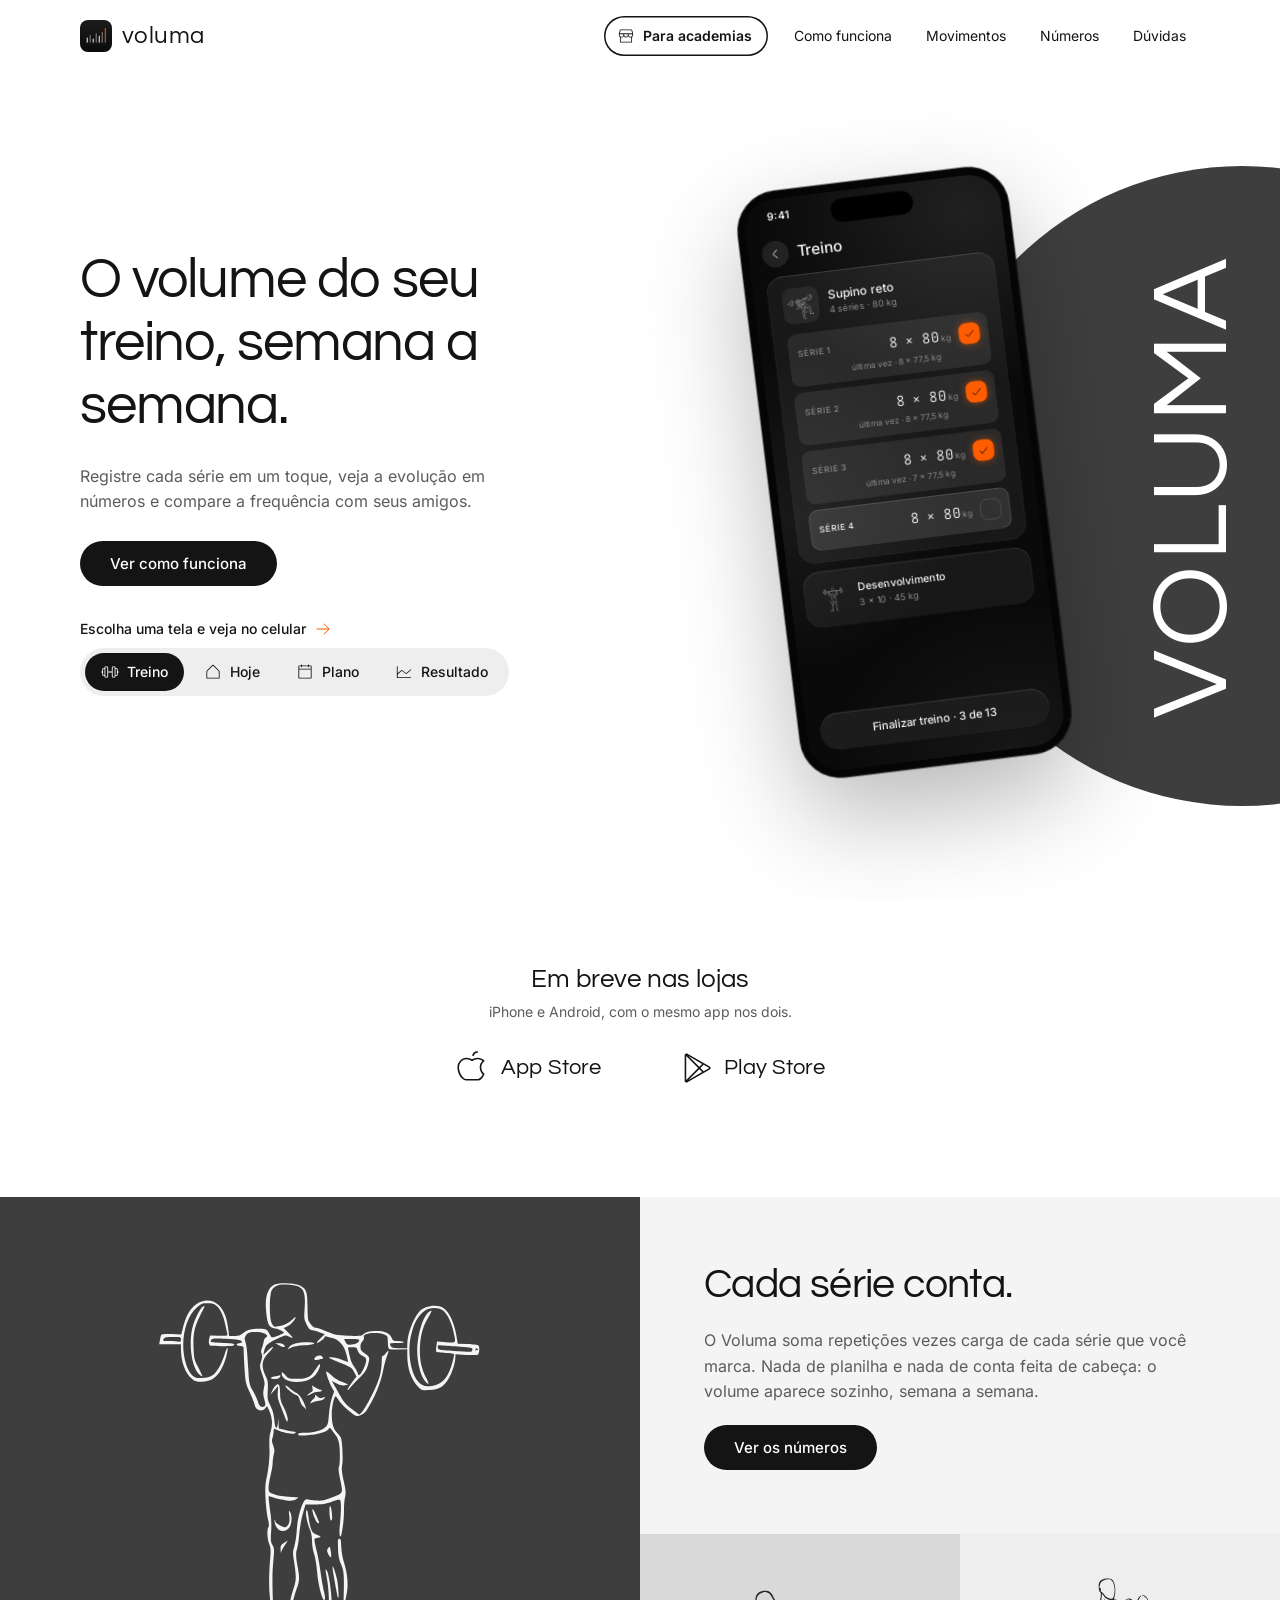
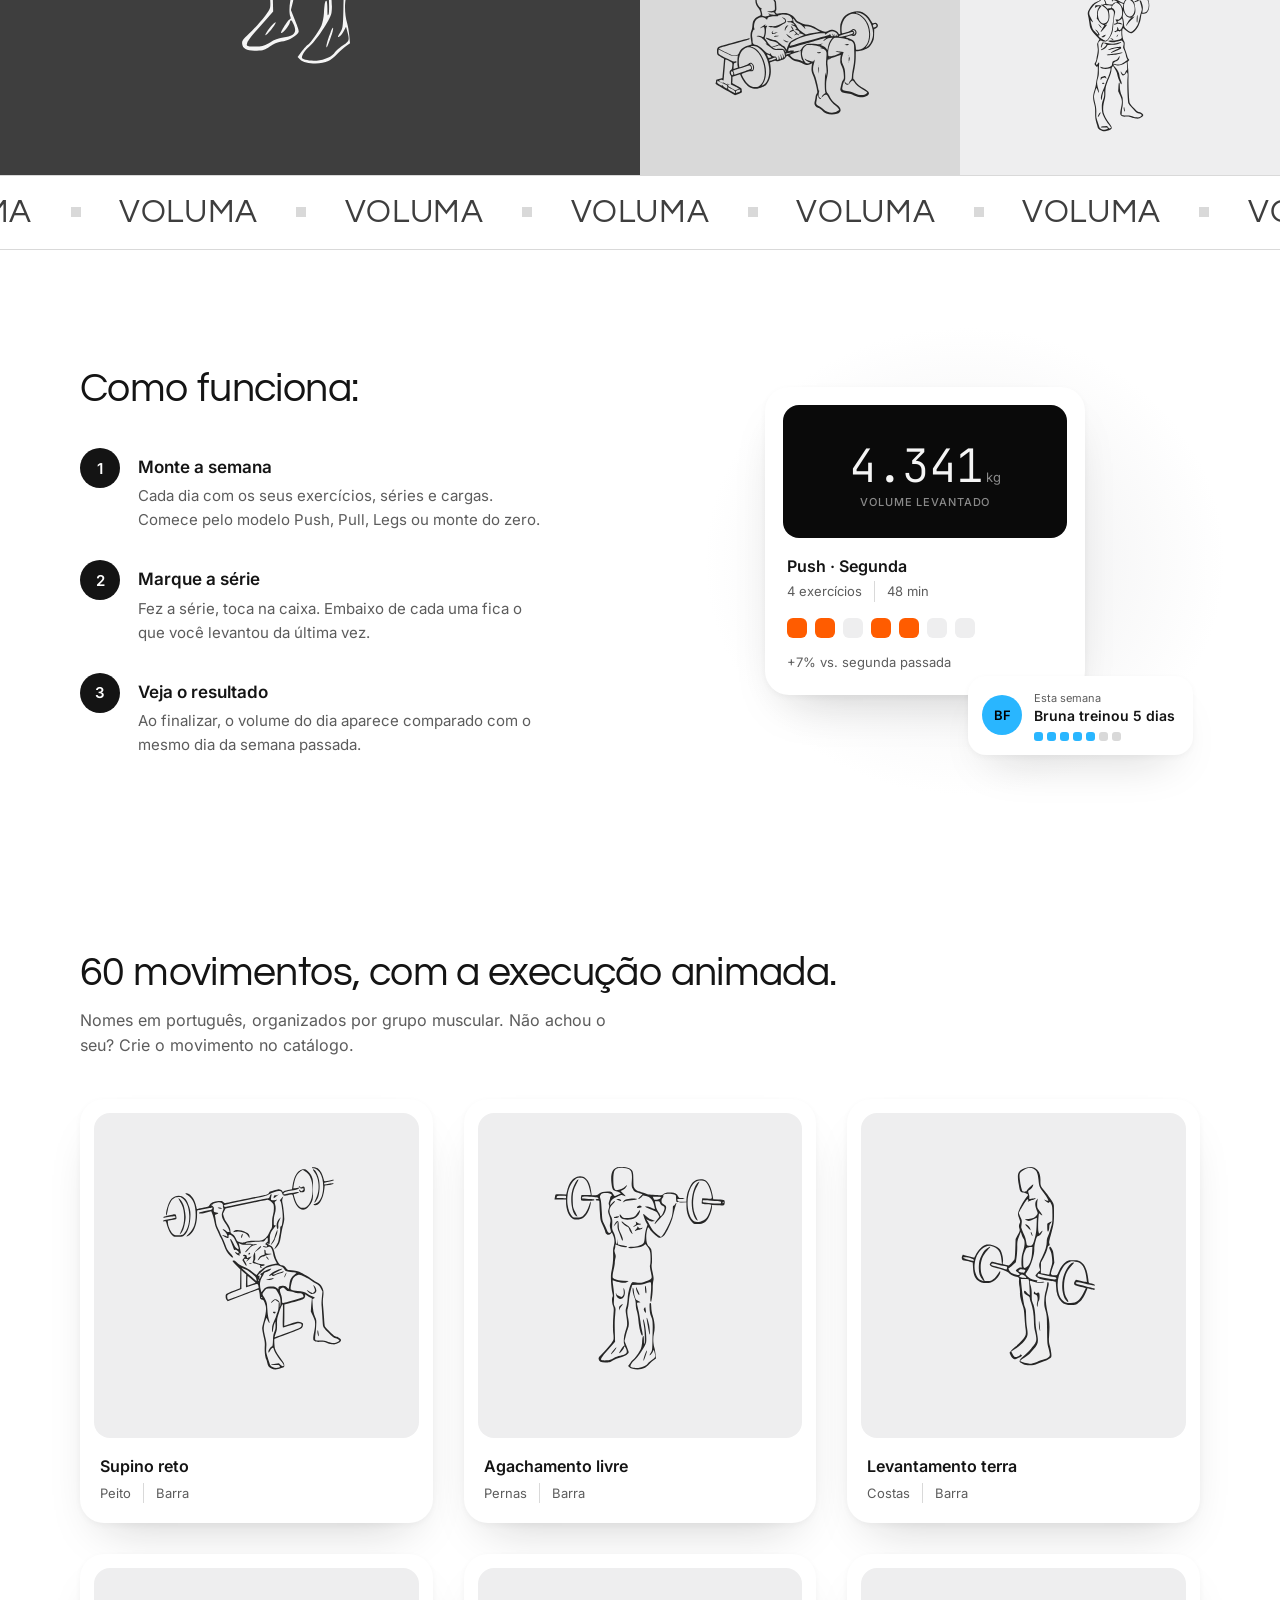
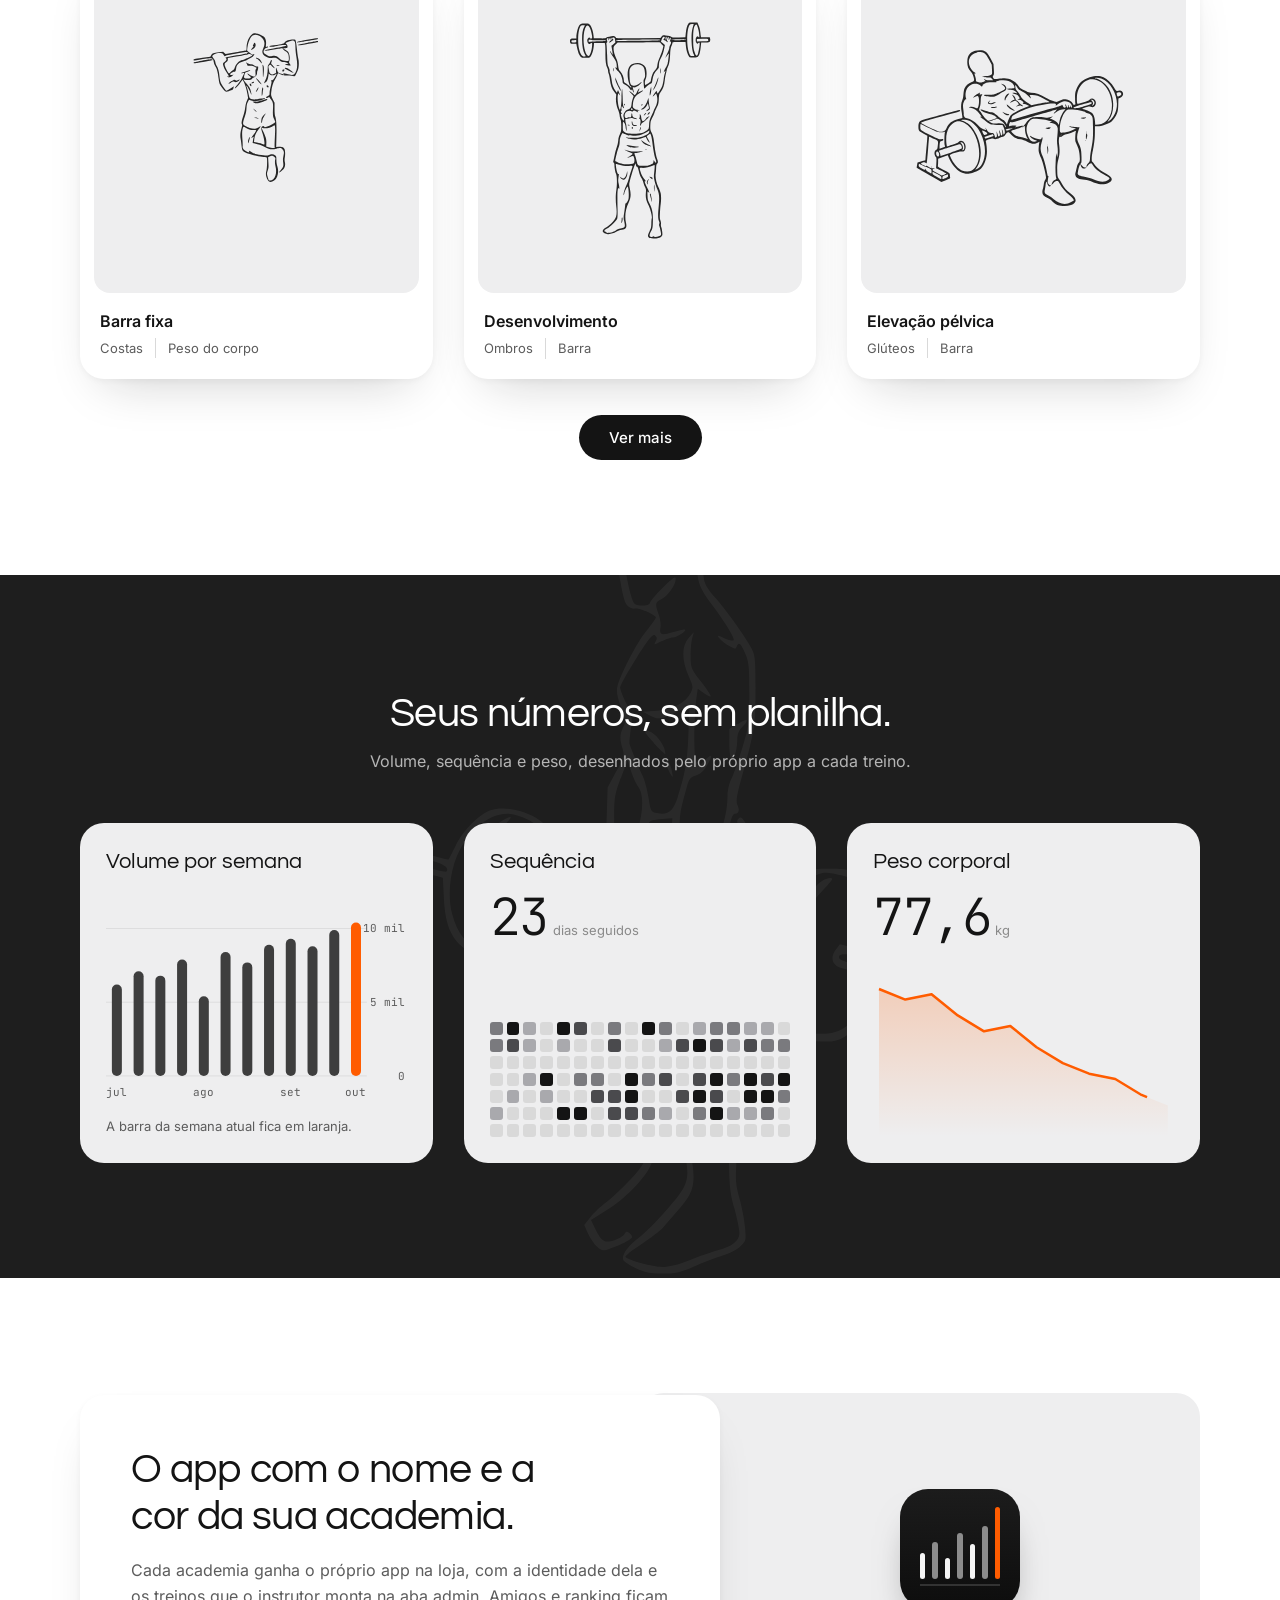
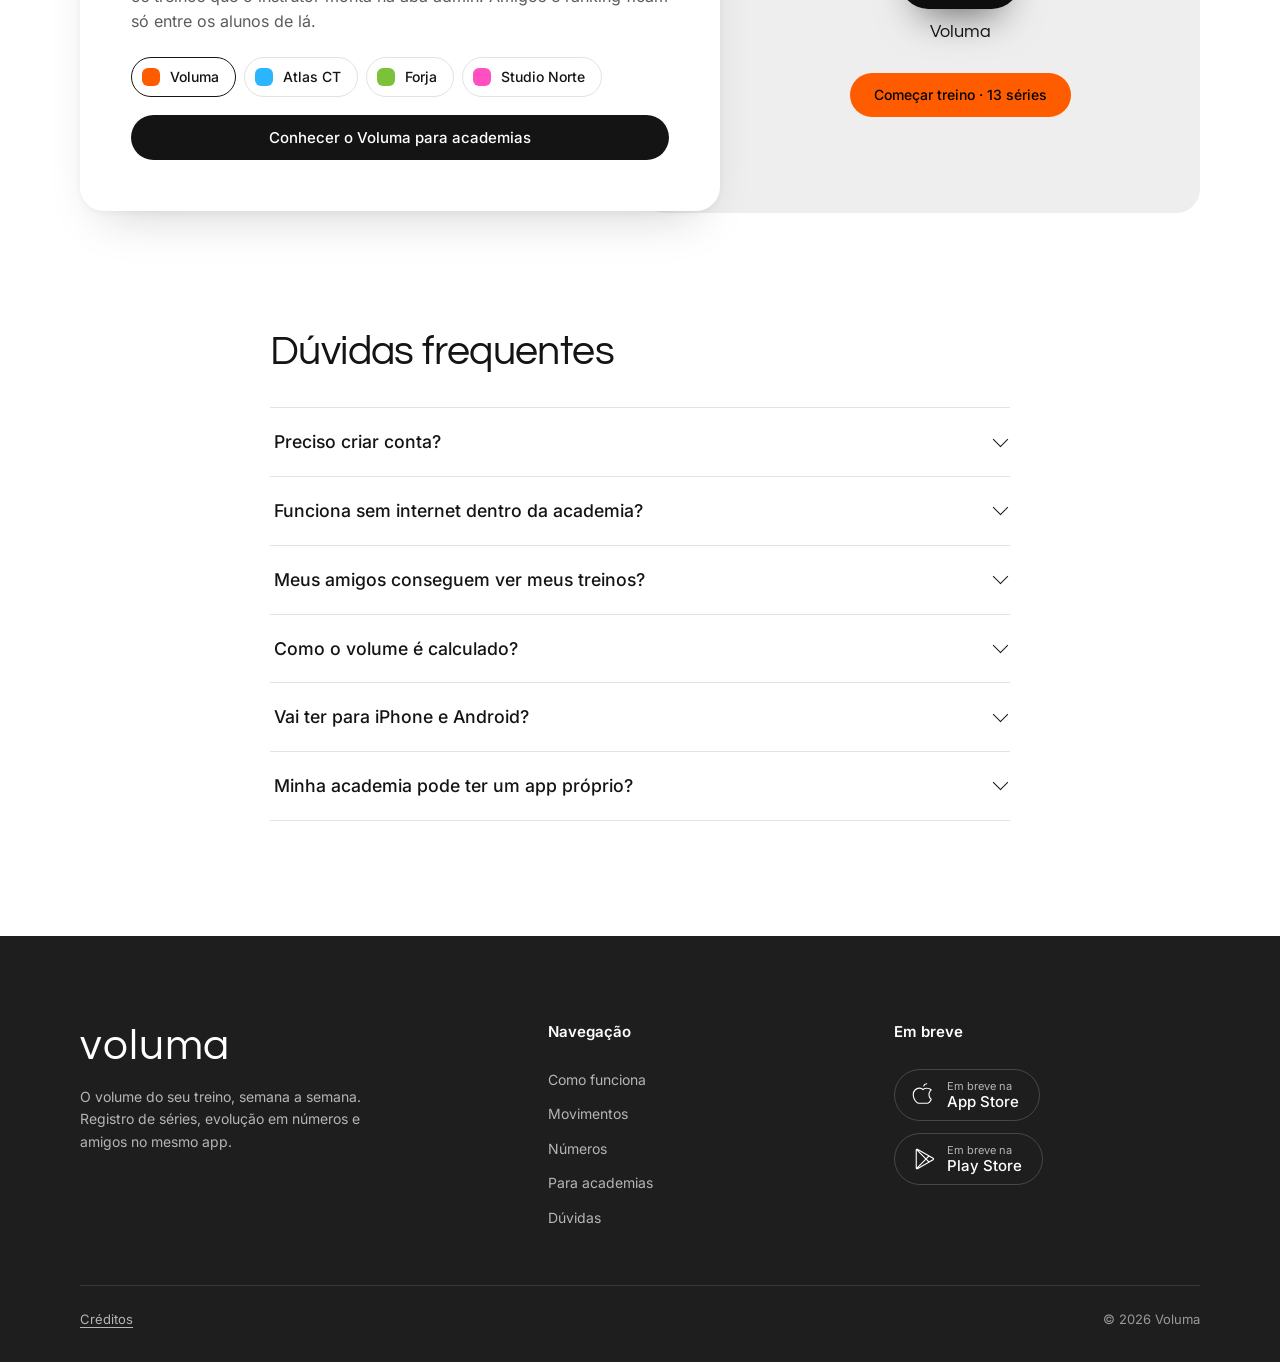
<file: index.html>
<!doctype html>
<html lang="pt-BR">
<head>
  <meta charset="utf-8">
  <meta name="viewport" content="width=device-width, initial-scale=1">
  <title>Voluma · O volume do seu treino, semana a semana</title>
  <meta name="description" content="Registre cada série em um toque, veja sua evolução em números e compare a frequência com seus amigos. Em breve na App Store e na Play Store.">
  <meta name="theme-color" content="#FFFFFF">
  <meta name="color-scheme" content="light">
  <meta property="og:title" content="Voluma">
  <meta property="og:description" content="O volume do seu treino, semana a semana.">
  <meta property="og:type" content="website">
  <meta property="og:image" content="assets/icon.png">
  <link rel="icon" type="image/png" href="assets/icon.png">
  <link rel="apple-touch-icon" href="assets/icon.png">
  <link rel="preload" href="assets/fonts/questrial-latin-400-normal.woff2" as="font" type="font/woff2" crossorigin>
  <link rel="preload" href="assets/fonts/inter-latin-wght-normal.woff2" as="font" type="font/woff2" crossorigin>
  <link rel="stylesheet" href="styles.css?v=24">
</head>
<body>
  <a class="skip" href="#conteudo">Pular para o conteúdo</a>

  <!-- Sprite de icones: Phosphor Icons (peso light), MIT -->
  <svg width="0" height="0" style="position:absolute" aria-hidden="true">
    <symbol id="i-apple" viewBox="0 0 256 256"><path d="M219.4,167.84C201.71,155.69,198,135.12,198,120c0-18.42,13.86-34.29,22.12-42.12a6,6,0,0,0,0-8.71C208,57.7,187.07,50,168,50a70.23,70.23,0,0,0-40,12.55,69.6,69.6,0,0,0-89.31,8.08A72.63,72.63,0,0,0,18,123.35a125.11,125.11,0,0,0,39.53,88.33A37.85,37.85,0,0,0,83.6,222h87.7A37.83,37.83,0,0,0,199,210.07a122.6,122.6,0,0,0,17.54-24.2c6.55-12,5.77-13.75,5-15.48A6.07,6.07,0,0,0,219.4,167.84Zm-29.23,34A25.82,25.82,0,0,1,171.3,210H83.6A25.85,25.85,0,0,1,65.78,203,113.21,113.21,0,0,1,30,123a60.55,60.55,0,0,1,17.21-44A56.82,56.82,0,0,1,88,62h.81a57.35,57.35,0,0,1,35.44,12.71,6,6,0,0,0,7.5,0A57.39,57.39,0,0,1,168,62c13.89,0,28.81,4.68,39.11,12-9.44,10.14-21.1,26.59-21.1,46,0,23.78,7.81,42.6,22.66,54.77A107.33,107.33,0,0,1,190.17,201.89Zm-60-171.39A38,38,0,0,1,167,2h1a6,6,0,0,1,0,12h-1a26,26,0,0,0-25.18,19.5,6,6,0,1,1-11.62-3Z"/></symbol>
    <symbol id="i-play" viewBox="0 0 256 256"><path d="M238.84,115.93,71,19.89a14,14,0,0,0-14.12,0A13.68,13.68,0,0,0,50,31.87V224.13a13.68,13.68,0,0,0,6.92,11.94,14,14,0,0,0,14.12,0l167.8-96a13.75,13.75,0,0,0,0-24.14ZM62,217.5V38.5L151.51,128Zm98-81,22.19,22.19L78.4,218.07ZM78.4,37.93l103.79,59.4L160,119.52ZM233,129.58l-.1.06L193,152.49,168.49,128,193,103.51l39.94,22.85.1.06a1.76,1.76,0,0,1,0,3.16Z"/></symbol>
    <symbol id="i-wifi-slash" viewBox="0 0 256 256"><path d="M138,204a10,10,0,1,1-10-10A10,10,0,0,1,138,204ZM52.44,36A6,6,0,0,0,43.56,44L61.33,63.58a169.41,169.41,0,0,0-41.14,25,6,6,0,1,0,7.62,9.27A157.58,157.58,0,0,1,69.91,73l26.48,29.13a122.21,122.21,0,0,0-44.12,22.19,6,6,0,0,0,7.46,9.41,110,110,0,0,1,45.87-21.47l31.13,34.25A74.4,74.4,0,0,0,128,146a73.44,73.44,0,0,0-43.53,14.15A6,6,0,0,0,88,171a5.93,5.93,0,0,0,3.53-1.15,62,62,0,0,1,59.76-7.31L203.56,220a6,6,0,0,0,8.88-8.08ZM235.81,88.55A170.32,170.32,0,0,0,128,50a173.45,173.45,0,0,0-21.76,1.38,6,6,0,1,0,1.52,11.9A160.58,160.58,0,0,1,128,62,158.26,158.26,0,0,1,228.19,97.82a6,6,0,1,0,7.62-9.27Zm-39.54,45.2A6,6,0,0,0,200,135a6,6,0,0,0,3.73-10.7,122.26,122.26,0,0,0-50.9-23.81,6,6,0,1,0-2.43,11.75A110,110,0,0,1,196.27,133.75Z"/></symbol>
    <symbol id="i-lock" viewBox="0 0 256 256"><path d="M208,82H174V56a46,46,0,0,0-92,0V82H48A14,14,0,0,0,34,96V208a14,14,0,0,0,14,14H208a14,14,0,0,0,14-14V96A14,14,0,0,0,208,82ZM94,56a34,34,0,0,1,68,0V82H94ZM210,208a2,2,0,0,1-2,2H48a2,2,0,0,1-2-2V96a2,2,0,0,1,2-2H208a2,2,0,0,1,2,2Z"/></symbol>
    <symbol id="i-cloud" viewBox="0 0 256 256"><path d="M188.24,164.24a6,6,0,0,1-8.48,0L158,142.49V208a6,6,0,0,1-12,0V142.49l-21.76,21.75a6,6,0,0,1-8.48-8.48l32-32a6,6,0,0,1,8.48,0l32,32A6,6,0,0,1,188.24,164.24ZM160,42A86.1,86.1,0,0,0,82.43,90.88,62,62,0,1,0,72,214h40a6,6,0,0,0,0-12H72a50,50,0,0,1,0-100,50.68,50.68,0,0,1,5.91.36A85.54,85.54,0,0,0,74,128a6,6,0,0,0,12,0,74,74,0,1,1,103.6,67.85,6,6,0,0,0,4.8,11A86,86,0,0,0,160,42Z"/></symbol>
    <symbol id="i-eye-slash" viewBox="0 0 256 256"><path d="M52.44,36A6,6,0,0,0,43.56,44L64.44,67c-37.28,21.9-53.23,57-53.92,58.57a6,6,0,0,0,0,4.88c.34.77,8.66,19.22,27.24,37.8C55,185.47,84.62,206,128,206a124.91,124.91,0,0,0,52.57-11.25l23,25.29a6,6,0,0,0,8.88-8.08Zm48.62,71.32,45,49.52a34,34,0,0,1-45-49.52ZM128,194c-31.38,0-58.78-11.42-81.45-33.93A134.57,134.57,0,0,1,22.69,128c4.29-8.2,20.1-35.18,50-51.91L92.89,98.3a46,46,0,0,0,61.35,67.48l17.81,19.6A113.47,113.47,0,0,1,128,194Zm6.4-99.4a6,6,0,0,1,2.25-11.79,46.17,46.17,0,0,1,37.15,40.87,6,6,0,0,1-5.42,6.53l-.56,0a6,6,0,0,1-6-5.45A34.1,34.1,0,0,0,134.4,94.6Zm111.08,35.85c-.41.92-10.37,23-32.86,43.12a6,6,0,1,1-8-8.94A134.07,134.07,0,0,0,233.31,128a134.67,134.67,0,0,0-23.86-32.07C186.78,73.42,159.38,62,128,62a120.19,120.19,0,0,0-19.69,1.6,6,6,0,1,1-2-11.83A131.12,131.12,0,0,1,128,50c43.38,0,73,20.54,90.24,37.76,18.58,18.58,26.9,37,27.24,37.81A6,6,0,0,1,245.48,130.45Z"/></symbol>
    <symbol id="i-user-plus" viewBox="0 0 256 256"><path d="M254,136a6,6,0,0,1-6,6H230v18a6,6,0,0,1-12,0V142H200a6,6,0,0,1,0-12h18V112a6,6,0,0,1,12,0v18h18A6,6,0,0,1,254,136Zm-57.41,60.14a6,6,0,1,1-9.18,7.72C166.9,179.45,138.69,166,108,166s-58.89,13.45-79.41,37.86a6,6,0,0,1-9.18-7.72C35.14,177.41,55,164.48,77,158.25a66,66,0,1,1,62,0C161,164.48,180.86,177.41,196.59,196.14ZM108,154a54,54,0,1,0-54-54A54.06,54.06,0,0,0,108,154Z"/></symbol>
    <symbol id="i-check" viewBox="0 0 256 256"><path d="M228.24,76.24l-128,128a6,6,0,0,1-8.48,0l-56-56a6,6,0,0,1,8.48-8.48L96,191.51,219.76,67.76a6,6,0,0,1,8.48,8.48Z"/></symbol>
    <symbol id="i-caret-left" viewBox="0 0 256 256"><path d="M164.24,203.76a6,6,0,1,1-8.48,8.48l-80-80a6,6,0,0,1,0-8.48l80-80a6,6,0,0,1,8.48,8.48L88.49,128Z"/></symbol>
    <symbol id="i-plus" viewBox="0 0 256 256"><path d="M222,128a6,6,0,0,1-6,6H134v82a6,6,0,0,1-12,0V134H40a6,6,0,0,1,0-12h82V40a6,6,0,0,1,12,0v82h82A6,6,0,0,1,222,128Z"/></symbol>
    <symbol id="i-minus" viewBox="0 0 256 256"><path d="M222,128a6,6,0,0,1-6,6H40a6,6,0,0,1,0-12H216A6,6,0,0,1,222,128Z"/></symbol>
    <symbol id="i-arrow" viewBox="0 0 256 256"><path d="M198,64V168a6,6,0,0,1-12,0V78.48L68.24,196.24a6,6,0,0,1-8.48-8.48L177.52,70H88a6,6,0,0,1,0-12H192A6,6,0,0,1,198,64Z"/></symbol>
    <symbol id="i-home" viewBox="0 0 256 256"><path d="M217.9,110.1l-80-80a14,14,0,0,0-19.8,0l-80,80A13.92,13.92,0,0,0,34,120v96a6,6,0,0,0,6,6H216a6,6,0,0,0,6-6V120A13.92,13.92,0,0,0,217.9,110.1ZM210,210H46V120a2,2,0,0,1,.58-1.42l80-80a2,2,0,0,1,2.84,0l80,80A2,2,0,0,1,210,120Z"/></symbol>
    <symbol id="i-calendar" viewBox="0 0 256 256"><path d="M208,34H182V24a6,6,0,0,0-12,0V34H86V24a6,6,0,0,0-12,0V34H48A14,14,0,0,0,34,48V208a14,14,0,0,0,14,14H208a14,14,0,0,0,14-14V48A14,14,0,0,0,208,34ZM48,46H74V56a6,6,0,0,0,12,0V46h84V56a6,6,0,0,0,12,0V46h26a2,2,0,0,1,2,2V82H46V48A2,2,0,0,1,48,46ZM208,210H48a2,2,0,0,1-2-2V94H210V208A2,2,0,0,1,208,210Z"/></symbol>
    <symbol id="i-chart" viewBox="0 0 256 256"><path d="M230,208a6,6,0,0,1-6,6H32a6,6,0,0,1-6-6V48a6,6,0,0,1,12,0v98.78l54.05-47.3a6,6,0,0,1,7.55-.28l60.11,45.08,60.34-52.8a6,6,0,0,1,7.9,9l-64,56a6,6,0,0,1-7.55.28L96.29,111.72,38,162.72V202H224A6,6,0,0,1,230,208Z"/></symbol>
    <symbol id="i-user" viewBox="0 0 256 256"><path d="M229.19,213c-15.81-27.32-40.63-46.49-69.47-54.62a70,70,0,1,0-63.44,0C67.44,166.5,42.62,185.67,26.81,213a6,6,0,1,0,10.38,6C56.4,185.81,90.34,166,128,166s71.6,19.81,90.81,53a6,6,0,1,0,10.38-6ZM70,96a58,58,0,1,1,58,58A58.07,58.07,0,0,1,70,96Z"/></symbol>
    <symbol id="i-barbell" viewBox="0 0 256 256"><path d="M248,122H238V88a14,14,0,0,0-14-14H206V64a14,14,0,0,0-14-14H168a14,14,0,0,0-14,14v58H102V64A14,14,0,0,0,88,50H64A14,14,0,0,0,50,64V74H32A14,14,0,0,0,18,88v34H8a6,6,0,0,0,0,12H18v34a14,14,0,0,0,14,14H50v10a14,14,0,0,0,14,14H88a14,14,0,0,0,14-14V134h52v58a14,14,0,0,0,14,14h24a14,14,0,0,0,14-14V182h18a14,14,0,0,0,14-14V134h10a6,6,0,0,0,0-12ZM32,170a2,2,0,0,1-2-2V88a2,2,0,0,1,2-2H50v84Zm58,22a2,2,0,0,1-2,2H64a2,2,0,0,1-2-2V64a2,2,0,0,1,2-2H88a2,2,0,0,1,2,2Zm104,0a2,2,0,0,1-2,2H168a2,2,0,0,1-2-2V64a2,2,0,0,1,2-2h24a2,2,0,0,1,2,2Zm32-24a2,2,0,0,1-2,2H206V86h18a2,2,0,0,1,2,2Z"/></symbol>
    <symbol id="i-storefront" viewBox="0 0 256 256"><path d="M26.22,94.41A6,6,0,0,0,26,96v16A38,38,0,0,0,42,143V216a6,6,0,0,0,6,6H208a6,6,0,0,0,6-6V143A38,38,0,0,0,230,112V96a5.910,5.910,0,0,0-.23-1.64L215.43,44.15A14.07,14.07,0,0,0,202,34H54A14.07,14.07,0,0,0,40.57,44.15Zm25.89-47A2,2,0,0,1,54,46H202a2,2,0,0,1,1.92,1.45L216.05,90H40ZM102,102h52v10a26,26,0,0,1-52,0Zm-64,0H90v10a26,26,0,0,1-38.18,23,6,6,0,0,0-1.65-1A26,26,0,0,1,38,112ZM202,210H54V148.66a38,38,0,0,0,42-16.21,37.95,37.95,0,0,0,64,0,38,38,0,0,0,42,16.21Zm3.83-76a6,6,0,0,0-1.65,1A26,26,0,0,1,166,112V102h52v10A26,26,0,0,1,205.83,134Z"/></symbol>
    <symbol id="i-caret-down" viewBox="0 0 256 256"><path d="M212.24,100.24l-80,80a6,6,0,0,1-8.48,0l-80-80a6,6,0,0,1,8.48-8.48L128,167.51l75.760-75.750a6,6,0,0,1,8.480,8.480Z"/></symbol>
    <symbol id="i-arrow-right" viewBox="0 0 256 256"><path d="M220.24,132.24l-72,72a6,6,0,0,1-8.48-8.48L201.51,134H40a6,6,0,0,1,0-12H201.51L139.76,60.24a6,6,0,0,1,8.48-8.48l72,72A6,6,0,0,1,220.24,132.24Z"/></symbol>
  </svg>

  <header class="nav">
    <div class="container nav__inner">
      <a class="brand" href="#topo" aria-label="Voluma, início">
        <img src="assets/icon.png" alt="" width="32" height="32">
        <span translate="no">voluma</span>
      </a>
      <nav aria-label="Seções">
        <a class="nav__switch" href="academias.html"><svg aria-hidden="true"><use href="#i-storefront"/></svg>Para academias</a>
        <a href="#como-funciona">Como funciona</a>
        <a href="#movimentos">Movimentos</a>
        <a href="#numeros">Números</a>
        <a href="#duvidas">Dúvidas</a>
      </nav>
    </div>
  </header>

  <main id="conteudo">

    <!-- HERO: titulo a esquerda, celular flutuando sobre o semicirculo -->
    <section class="hero" id="topo">
      <div class="hero__disc" aria-hidden="true"></div>
      <div class="hero__word" aria-hidden="true" translate="no">VOLUMA</div>
      <div class="container hero__grid">
        <div class="hero__copy">
          <h1 class="display">O volume do seu treino, semana a semana.</h1>
          <p class="lead">Registre cada série em um toque, veja a evolução em números e compare a frequência com seus amigos.</p>
          <a class="btn" href="#como-funciona">Ver como funciona</a>
          <div class="switch-wrap">
            <p class="switch-label">Escolha uma tela e veja no celular <svg aria-hidden="true"><use href="#i-arrow-right"/></svg></p>
            <div class="switch" role="group" aria-label="Escolha a tela do app">
              <button type="button" class="switch__btn" data-show="treino" aria-pressed="true"><svg aria-hidden="true"><use href="#i-barbell"/></svg>Treino</button>
              <button type="button" class="switch__btn" data-show="hoje" aria-pressed="false"><svg aria-hidden="true"><use href="#i-home"/></svg>Hoje</button>
              <button type="button" class="switch__btn" data-show="plano" aria-pressed="false"><svg aria-hidden="true"><use href="#i-calendar"/></svg>Plano</button>
              <button type="button" class="switch__btn" data-show="resultado" aria-pressed="false"><svg aria-hidden="true"><use href="#i-chart"/></svg>Resultado</button>
            </div>
          </div>
        </div>

        <div class="hero__stage">
          <div class="phone-wrap phone-wrap--tilt">
            <div class="phone" role="img" aria-label="Tela do Voluma escolhida nos botões ao lado" data-hero-phone>
              <div class="screen is-active" data-screen="treino" aria-hidden="true">
                <div class="status">9:41</div>
                <div class="app-head app-head--back">
                  <span class="back"><svg><use href="#i-caret-left"/></svg></span>
                  <div class="app-title app-title--sm">Treino</div>
                </div>
                <div class="app-body">
                  <div class="card">
                    <div class="ex-head">
                      <img src="assets/movements/bench-press.svg" alt="" width="52" height="52" loading="lazy">
                      <div><div class="sec sec--sm">Supino reto</div><div class="meta">4 séries · 80 kg</div></div>
                    </div>
                    <div class="set is-done">
                      <div class="set__line"><span class="lbl">SÉRIE 1</span><span class="set__val">8 × 80<i>kg</i></span><span class="cell"><svg><use href="#i-check"/></svg></span></div>
                      <div class="meta">última vez · 8 × 77,5 kg</div>
                    </div>
                    <div class="set is-done">
                      <div class="set__line"><span class="lbl">SÉRIE 2</span><span class="set__val">8 × 80<i>kg</i></span><span class="cell"><svg><use href="#i-check"/></svg></span></div>
                      <div class="meta">última vez · 8 × 77,5 kg</div>
                    </div>
                    <div class="set is-next" data-demo-set>
                      <div class="set__line"><span class="lbl">SÉRIE 3</span><span class="set__val">8 × 80<i>kg</i></span><span class="cell"><svg><use href="#i-check"/></svg></span></div>
                      <div class="meta">última vez · 7 × 77,5 kg</div>
                      <div class="steppers">
                        <div class="stepper"><span class="lbl">REPS</span><span class="stepper__ctl"><svg><use href="#i-minus"/></svg><b>8</b><svg><use href="#i-plus"/></svg></span></div>
                        <div class="stepper"><span class="lbl">PESO</span><span class="stepper__ctl"><svg><use href="#i-minus"/></svg><b>80 kg</b><svg><use href="#i-plus"/></svg></span></div>
                      </div>
                    </div>
                    <div class="set" data-demo-next>
                      <div class="set__line"><span class="lbl">SÉRIE 4</span><span class="set__val">8 × 80<i>kg</i></span><span class="cell"><svg><use href="#i-check"/></svg></span></div>
                    </div>
                  </div>
                  <div class="card card--row card--next">
                    <img src="assets/movements/overhead-press.svg" alt="" width="44" height="44" loading="lazy">
                    <div><b>Desenvolvimento</b><span class="meta">3 × 10 · 45 kg</span></div>
                  </div>
                </div>
                <div class="finish">Finalizar treino · <span data-demo-count>2</span> de 13</div>
              </div>
              <div class="screen" data-screen="hoje" aria-hidden="true">
                <div class="status">9:41</div>
                <div class="app-head">
                  <div class="app-title">Hoje</div>
                  <div class="app-sub">Segunda · 12 out</div>
                </div>
                <div class="app-body">
                  <div class="card">
                    <div class="today-head">
                      <div>
                        <div class="lbl">SEGUNDA</div>
                        <div class="sec">Push</div>
                        <div class="meta">13 séries para hoje</div>
                      </div>
                      <div class="ring" style="--p:0">
                        <svg viewBox="0 0 44 44"><circle cx="22" cy="22" r="19"/><circle class="ring__arc" cx="22" cy="22" r="19"/></svg>
                        <span>13</span>
                      </div>
                    </div>
                    <div class="ex-row"><span>Supino reto</span><span class="mono-sm">4 × 8 · 80 kg</span></div>
                    <div class="ex-row"><span>Desenvolvimento</span><span class="mono-sm">3 × 10 · 45 kg</span></div>
                    <div class="ex-row"><span>Elevação lateral</span><span class="mono-sm">3 × 12 · 12 kg</span></div>
                    <div class="ex-row"><span>Flexão de braço</span><span class="mono-sm">3 × 15</span></div>
                  </div>
                  <div class="btn-accent">Começar treino · 13 séries</div>
                  <div class="lbl lbl--section">PROGRESSO</div>
                  <div class="card">
                    <div class="stats">
                      <div><b>78,4<i>kg</i></b><span>Peso</span></div>
                      <div><b>9.870<i>kg</i></b><span>7 dias</span></div>
                      <div><b>4</b><span>dias seguidos</span></div>
                    </div>
                    <div class="matrix" data-matrix="26" data-seed="7"></div>
                  </div>
                </div>
                <div class="tabbar">
                  <svg class="on"><use href="#i-home"/></svg>
                  <svg><use href="#i-calendar"/></svg>
                  <svg><use href="#i-chart"/></svg>
                  <svg><use href="#i-user"/></svg>
                </div>
              </div>
              <div class="screen" data-screen="plano" aria-hidden="true">
                <div class="status">9:41</div>
                <div class="app-head"><div class="app-title">Plano</div></div>
                <div class="app-body">
                  <div class="lbl lbl--section">SUA SEMANA</div>
                  <div class="card card--list">
                    <div class="day"><div><b>Segunda</b><span>Push · 4 exercícios</span></div><em>HOJE</em></div>
                    <div class="day"><div><b>Terça</b><span>Pull · 5 exercícios</span></div></div>
                    <div class="day day--rest"><div><b>Quarta</b><span>Descanso</span></div></div>
                    <div class="day"><div><b>Quinta</b><span>Legs · 6 exercícios</span></div></div>
                    <div class="day"><div><b>Sexta</b><span>Push · 4 exercícios</span></div></div>
                    <div class="day"><div><b>Sábado</b><span>Pull · 5 exercícios</span></div></div>
                    <div class="day day--rest"><div><b>Domingo</b><span>Descanso</span></div></div>
                  </div>
                  <div class="lbl lbl--section">MOVIMENTOS</div>
                  <div class="card card--row">
                    <img src="assets/movements/lat-pulldown.svg" alt="" width="44" height="44" loading="lazy">
                    <div><b>Catálogo</b><span class="meta">adicionar, apagar e organizar por grupo</span></div>
                  </div>
                </div>
                <div class="tabbar">
                  <svg><use href="#i-home"/></svg>
                  <svg class="on"><use href="#i-calendar"/></svg>
                  <svg><use href="#i-chart"/></svg>
                  <svg><use href="#i-user"/></svg>
                </div>
              </div>
              <div class="screen" data-screen="resultado" aria-hidden="true">
                <div class="status">9:41</div>
                <div class="app-head app-head--back">
                  <span class="back"><svg><use href="#i-caret-left"/></svg></span>
                  <div>
                    <div class="app-title app-title--sm">Resultado</div>
                    <div class="app-sub">Segunda · 12 out</div>
                  </div>
                </div>
                <div class="app-body">
                  <div class="result-hero">
                    <b>4.342<i>kg</i></b>
                    <div class="lbl">VOLUME LEVANTADO</div>
                    <p>+7% vs. segunda passada</p>
                  </div>
                  <div class="card card--rows">
                    <div class="row"><span>Exercícios</span><span class="meta">4 de 4</span></div>
                    <div class="row"><span>Duração</span><span class="meta">48 min</span></div>
                  </div>
                  <div class="card card--rows">
                    <div class="lbl">POR EXERCÍCIO</div>
                    <div class="row"><span>Supino reto</span><span class="meta">2.560 kg</span></div>
                    <div class="row"><span>Desenvolvimento</span><span class="meta">1.350 kg</span></div>
                    <div class="row"><span>Elevação lateral</span><span class="meta">432 kg</span></div>
                  </div>
                  <div class="btn-inline">Fechar</div>
                </div>
              </div>
            </div>
          </div>
        </div>
      </div>
    </section>

    <!-- LOJAS: no lugar da fileira de marcas -->
    <section class="brands" id="lojas" aria-labelledby="lojas-title">
      <div class="container">
        <h2 class="h3" id="lojas-title">Em breve nas lojas</h2>
        <p class="small">iPhone e Android, com o mesmo app nos dois.</p>
        <div class="brands__row">
          <span class="brand-logo"><svg aria-hidden="true"><use href="#i-apple"/></svg><span>App Store</span></span>
          <span class="brand-logo"><svg aria-hidden="true"><use href="#i-play"/></svg><span>Play Store</span></span>
        </div>
      </div>
    </section>

    <!-- BLOCO DIVIDIDO: painel escuro com figura, texto em painel cinza -->
    <section class="split" aria-labelledby="split-title">
      <div class="split__dark">
        <img src="assets/movements/squat.svg" alt="Figura animada do agachamento livre" width="420" height="420" loading="lazy">
      </div>
      <div class="split__panel">
        <h2 class="h2" id="split-title">Cada série conta.</h2>
        <p class="body">O Voluma soma repetições vezes carga de cada série que você marca. Nada de planilha e nada de conta feita de cabeça: o volume aparece sozinho, semana a semana.</p>
        <a class="btn" href="#numeros">Ver os números</a>
      </div>
      <div class="split__tile split__tile--grey"><img src="assets/movements/dark/hip-thrust.svg" alt="" width="200" height="200" loading="lazy"></div>
      <div class="split__tile"><img src="assets/movements/dark/bicep-curl.svg" alt="" width="200" height="200" loading="lazy"></div>
    </section>

    <!-- FAIXA DA MARCA -->
    <div class="strip" aria-hidden="true">
      <div class="strip__track"><span>VOLUMA</span><i></i><span>VOLUMA</span><i></i><span>VOLUMA</span><i></i><span>VOLUMA</span><i></i><span>VOLUMA</span><i></i><span>VOLUMA</span><i></i><span>VOLUMA</span><i></i><span>VOLUMA</span><i></i><span>VOLUMA</span></div>
    </div>

    <!-- COMO FUNCIONA: lista numerada + card flutuante -->
    <section class="offer" id="como-funciona" aria-labelledby="offer-title">
      <div class="container offer__grid">
        <div>
          <h2 class="h2" id="offer-title">Como funciona:</h2>
          <ol class="steps">
            <li><span class="num">1</span><div><h3>Monte a semana</h3><p>Cada dia com os seus exercícios, séries e cargas. Comece pelo modelo Push, Pull, Legs ou monte do zero.</p></div></li>
            <li><span class="num">2</span><div><h3>Marque a série</h3><p>Fez a série, toca na caixa. Embaixo de cada uma fica o que você levantou da última vez.</p></div></li>
            <li><span class="num">3</span><div><h3>Veja o resultado</h3><p>Ao finalizar, o volume do dia aparece comparado com o mesmo dia da semana passada.</p></div></li>
          </ol>
        </div>
        <div class="offer__visual">
          <article class="pcard" aria-label="Exemplo de resultado de treino">
            <div class="pcard__img">
              <b><span class="cnt" data-count="4342" data-dec="0">4.342</span><i>kg</i></b>
              <span>VOLUME LEVANTADO</span>
            </div>
            <h3>Push · Segunda</h3>
            <p class="pcard__meta"><span>4 exercícios</span><span>48 min</span></p>
            <div class="pcard__days" aria-label="Dias treinados na semana: 4">
              <i class="on"></i><i class="on"></i><i></i><i class="on"></i><i class="on"></i><i></i><i></i>
            </div>
            <p class="pcard__foot">+7% vs. segunda passada</p>
          </article>
          <article class="mini" aria-label="Exemplo do ranking de amigos">
            <span class="avatar" style="--c:#29B6FF">BF</span>
            <div>
              <small>Esta semana</small>
              <b>Bruna treinou 5 dias</b>
              <span class="mini__days" style="--c:#29B6FF"><i class="on"></i><i class="on"></i><i class="on"></i><i class="on"></i><i class="on"></i><i></i><i></i></span>
            </div>
          </article>
        </div>
      </div>
    </section>

    <!-- MOVIMENTOS: grade de cards + ver mais -->
    <section class="collection" id="movimentos" aria-labelledby="mov-title">
      <div class="container">
        <h2 class="h2" id="mov-title">60 movimentos, com a execução animada.</h2>
        <p class="body">Nomes em português, organizados por grupo muscular. Não achou o seu? Crie o movimento no catálogo.</p>
        <ul class="cards" data-cards>
          <li class="mcard"><div class="mcard__img"><img src="assets/movements/dark/bench-press.svg" alt="" width="180" height="180" loading="lazy"></div><h3>Supino reto</h3><p><span>Peito</span><span>Barra</span></p></li>
          <li class="mcard"><div class="mcard__img"><img src="assets/movements/dark/squat.svg" alt="" width="180" height="180" loading="lazy"></div><h3>Agachamento livre</h3><p><span>Pernas</span><span>Barra</span></p></li>
          <li class="mcard"><div class="mcard__img"><img src="assets/movements/dark/deadlift.svg" alt="" width="180" height="180" loading="lazy"></div><h3>Levantamento terra</h3><p><span>Costas</span><span>Barra</span></p></li>
          <li class="mcard"><div class="mcard__img"><img src="assets/movements/dark/pull-up.svg" alt="" width="180" height="180" loading="lazy"></div><h3>Barra fixa</h3><p><span>Costas</span><span>Peso do corpo</span></p></li>
          <li class="mcard"><div class="mcard__img"><img src="assets/movements/dark/overhead-press.svg" alt="" width="180" height="180" loading="lazy"></div><h3>Desenvolvimento</h3><p><span>Ombros</span><span>Barra</span></p></li>
          <li class="mcard"><div class="mcard__img"><img src="assets/movements/dark/hip-thrust.svg" alt="" width="180" height="180" loading="lazy"></div><h3>Elevação pélvica</h3><p><span>Glúteos</span><span>Barra</span></p></li>
          <li class="mcard" data-more><div class="mcard__img"><img src="assets/movements/dark/lat-pulldown.svg" alt="" width="180" height="180" loading="lazy"></div><h3>Puxada alta</h3><p><span>Costas</span><span>Polia</span></p></li>
          <li class="mcard" data-more><div class="mcard__img"><img src="assets/movements/dark/barbell-row.svg" alt="" width="180" height="180" loading="lazy"></div><h3>Remada curvada</h3><p><span>Costas</span><span>Barra</span></p></li>
          <li class="mcard" data-more><div class="mcard__img"><img src="assets/movements/dark/leg-press.svg" alt="" width="180" height="180" loading="lazy"></div><h3>Leg press</h3><p><span>Pernas</span><span>Máquina</span></p></li>
          <li class="mcard" data-more><div class="mcard__img"><img src="assets/movements/dark/bicep-curl.svg" alt="" width="180" height="180" loading="lazy"></div><h3>Rosca alternada</h3><p><span>Bíceps</span><span>Halteres</span></p></li>
          <li class="mcard" data-more><div class="mcard__img"><img src="assets/movements/dark/lateral-raise.svg" alt="" width="180" height="180" loading="lazy"></div><h3>Elevação lateral</h3><p><span>Ombros</span><span>Halteres</span></p></li>
          <li class="mcard" data-more><div class="mcard__img"><img src="assets/movements/dark/push-up.svg" alt="" width="180" height="180" loading="lazy"></div><h3>Flexão de braço</h3><p><span>Peito</span><span>Peso do corpo</span></p></li>
        </ul>
        <div class="center">
          <button type="button" class="btn" data-more-toggle aria-expanded="false">Ver mais</button>
        </div>
      </div>
    </section>

    <!-- NUMEROS: faixa escura com cards claros -->
    <section class="band" id="numeros" aria-labelledby="num-title">
      <img class="band__bg" src="assets/movements/deadlift.svg" alt="" width="900" height="900" loading="lazy" aria-hidden="true">
      <div class="container">
        <h2 class="h2" id="num-title">Seus números, sem planilha.</h2>
        <p class="body">Volume, sequência e peso, desenhados pelo próprio app a cada treino.</p>
        <div class="band__cards">
          <article class="dcard">
            <h3>Volume por semana</h3>
            <div class="chart" data-chart="bars" role="img" aria-label="Gráfico de barras do volume nas últimas 12 semanas, subindo de 6,2 mil para 10,4 mil quilos"></div>
            <p class="dcard__note">A barra da semana atual fica em laranja.</p>
          </article>
          <article class="dcard">
            <h3>Sequência</h3>
            <p class="big"><b class="cnt" data-count="23" data-dec="0">23</b><span>dias seguidos</span></p>
            <div class="matrix" data-matrix="18" data-seed="3" role="img" aria-label="Grade de pontos dos dias treinados nos últimos meses"></div>
          </article>
          <article class="dcard">
            <h3>Peso corporal</h3>
            <p class="big"><b class="cnt" data-count="78.4" data-dec="1">78,4</b><span>kg</span></p>
            <div class="chart chart--line" data-chart="line" role="img" aria-label="Gráfico de linha do peso corporal descendo de 80,6 para 78,4 quilos"></div>
          </article>
        </div>
      </div>
    </section>

    <!-- ACADEMIAS: card sobre painel cinza -->
    <section class="gyms" id="academias" aria-labelledby="gyms-title">
      <div class="container gyms__wrap">
        <div class="gyms__card">
          <h2 class="h2" id="gyms-title">O app com o nome e a cor da sua academia.</h2>
          <p class="body">Cada academia ganha o próprio app na loja, com a identidade dela e os treinos que o instrutor monta na aba admin. Amigos e ranking ficam só entre os alunos de lá.</p>
          <div class="swatches" role="group" aria-label="Experimente uma cor de academia">
            <button type="button" class="swatch" style="--c:#FF5C00" aria-pressed="true" data-name="Voluma">Voluma</button>
            <button type="button" class="swatch" style="--c:#29B6FF" aria-pressed="false" data-name="Atlas CT">Atlas CT</button>
            <button type="button" class="swatch" style="--c:#7BC23A" aria-pressed="false" data-name="Forja">Forja</button>
            <button type="button" class="swatch" style="--c:#FF4FC0" aria-pressed="false" data-name="Studio Norte">Studio Norte</button>
          </div>
          <a class="btn" href="academias.html">Conhecer o Voluma para academias</a>
          <p class="sr-only" aria-live="polite" data-gym-live></p>
        </div>
        <div class="gyms__panel" data-gym-demo style="--gym:#FF5C00" aria-hidden="true">
          <div class="app-icon"><span></span><span></span><span></span><span></span><span></span><span></span><span class="hi"></span></div>
          <span class="app-name" data-gym-name>Voluma</span>
          <div class="gyms__btn">Começar treino · 13 séries</div>
        </div>
      </div>
    </section>

    <!-- DUVIDAS -->
    <section class="faq" id="duvidas" aria-labelledby="faq-title">
      <div class="container faq__inner">
        <h2 class="h2" id="faq-title">Dúvidas frequentes</h2>
        <div class="faq__list">
          <details><summary>Preciso criar conta?</summary><p>Não. Sem conta, o Voluma funciona inteiro no celular. O login com Google só entra se você quiser backup na nuvem e amigos.</p></details>
          <details><summary>Funciona sem internet dentro da academia?</summary><p>Sim. Cada série é gravada no aparelho na hora. Quando a internet volta, o app sincroniza sozinho.</p></details>
          <details><summary>Meus amigos conseguem ver meus treinos?</summary><p>Só se os dois aceitarem a amizade e você ligar o compartilhamento, que começa desligado. Mesmo assim, o ranking compara dias treinados, não a carga.</p></details>
          <details><summary>Como o volume é calculado?</summary><p>Repetições vezes carga, somando só as séries que você marcou como feitas. O número nunca é digitado à mão.</p></details>
          <details><summary>Vai ter para iPhone e Android?</summary><p>Sim. O Voluma está chegando às duas lojas, App Store e Play Store.</p></details>
          <details><summary>Minha academia pode ter um app próprio?</summary><p>Pode. Cada academia ganha um app com o nome, o logo e as cores dela, e o instrutor monta os treinos numa aba admin, só para a equipe da academia.</p></details>
        </div>
      </div>
    </section>
  </main>

  <footer class="footer">
    <div class="container footer__grid">
      <div class="footer__brand">
        <span class="footer__logo" translate="no">voluma</span>
        <p>O volume do seu treino, semana a semana. Registro de séries, evolução em números e amigos no mesmo app.</p>
      </div>
      <nav aria-label="Rodapé">
        <h2>Navegação</h2>
        <a href="#como-funciona">Como funciona</a>
        <a href="#movimentos">Movimentos</a>
        <a href="#numeros">Números</a>
        <a href="academias.html">Para academias</a>
        <a href="#duvidas">Dúvidas</a>
      </nav>
      <div class="footer__stores">
        <h2>Em breve</h2>
        <span class="store"><svg aria-hidden="true"><use href="#i-apple"/></svg><span><small>Em breve na</small>App Store</span></span>
        <span class="store"><svg aria-hidden="true"><use href="#i-play"/></svg><span><small>Em breve na</small>Play Store</span></span>
      </div>
    </div>
    <div class="container footer__legal">
      <p><a href="creditos.html">Créditos</a></p>
      <p>© 2026 Voluma</p>
    </div>
  </footer>

  <script src="main.js?v=23" defer></script>
</body>
</html>
</file>
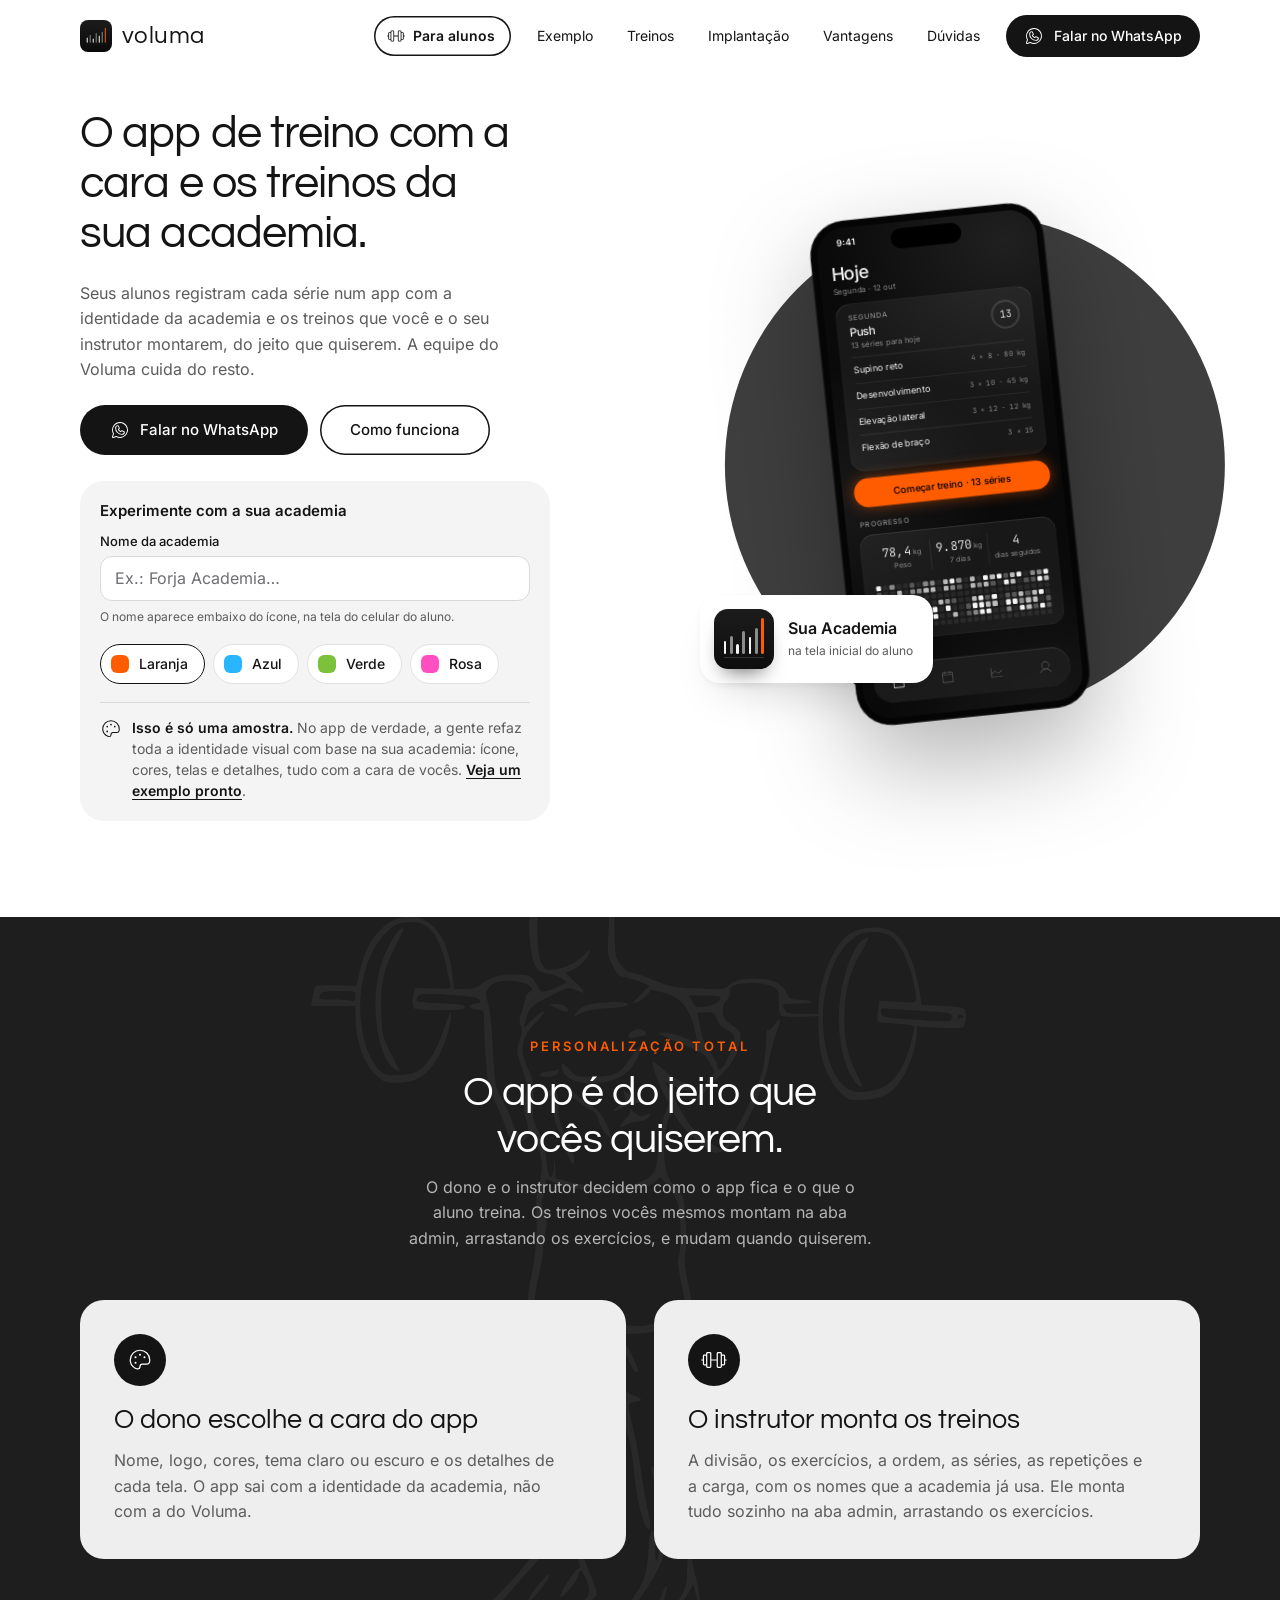
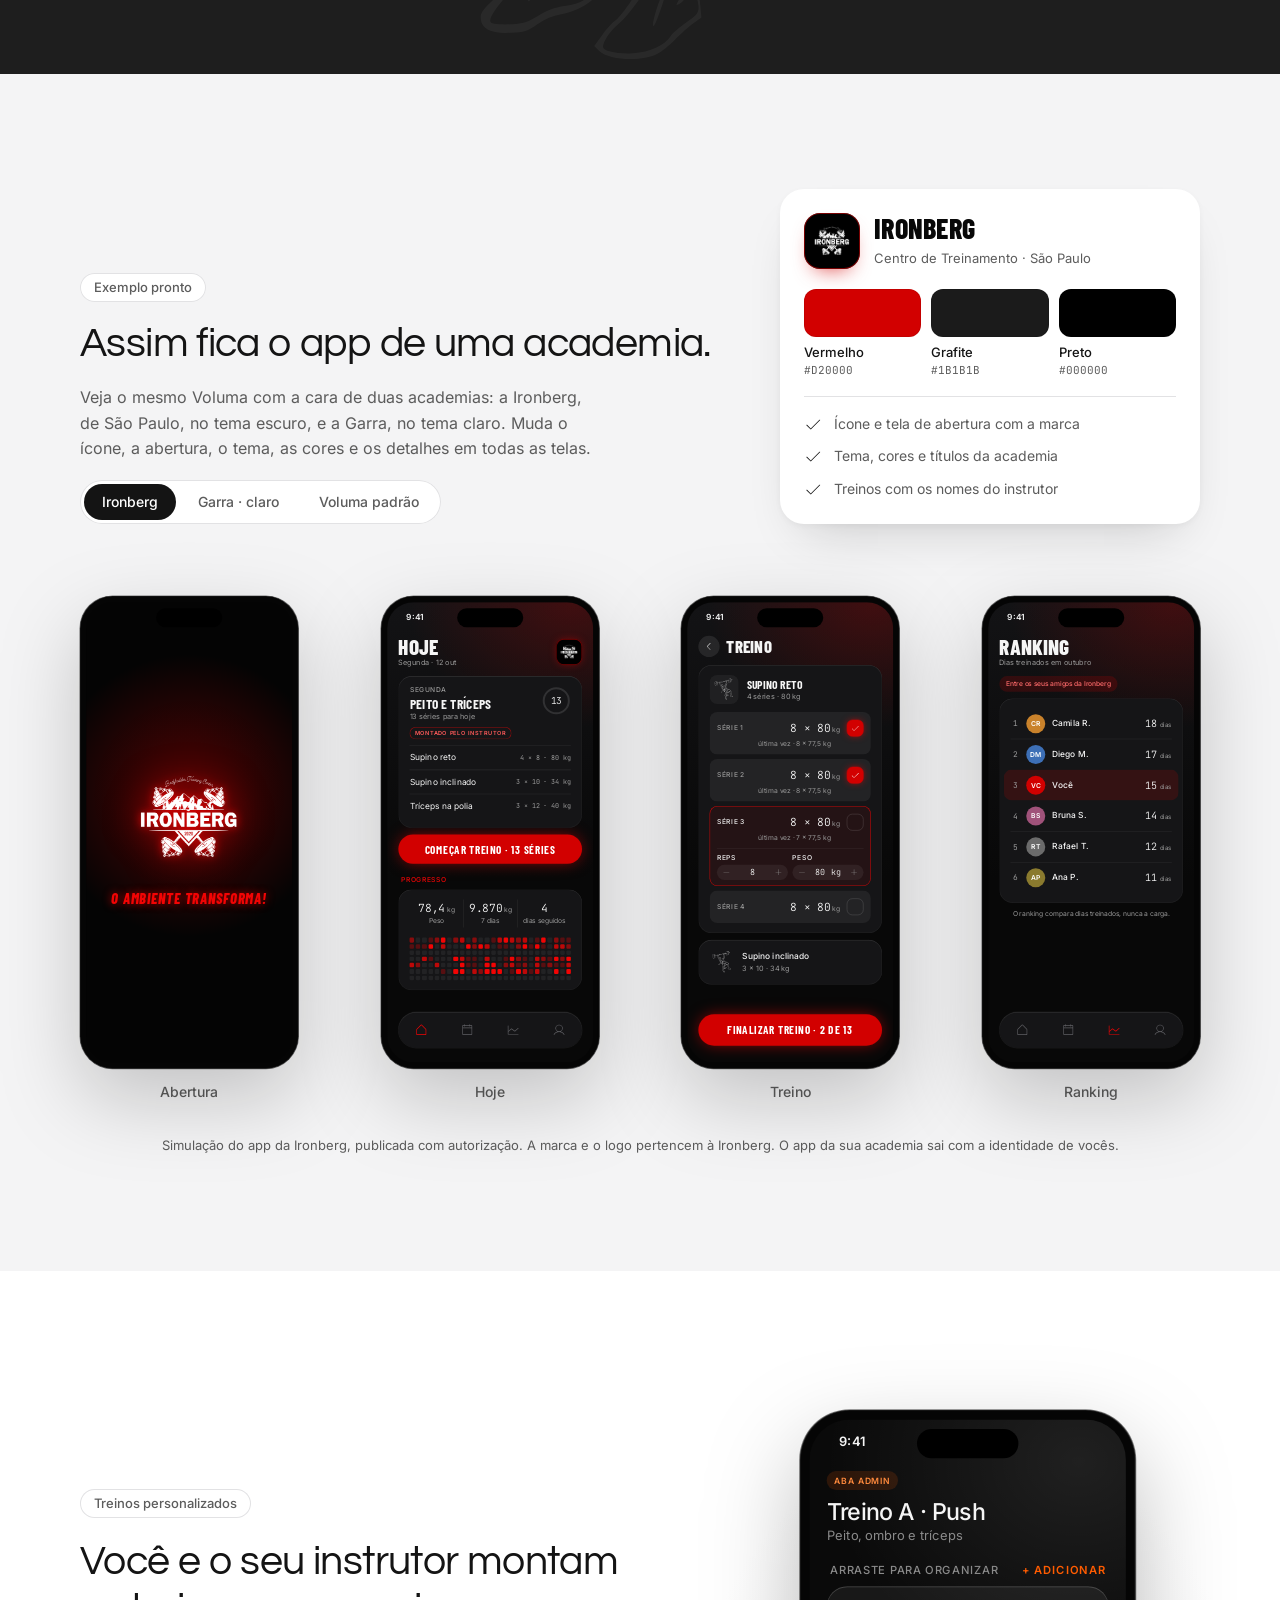
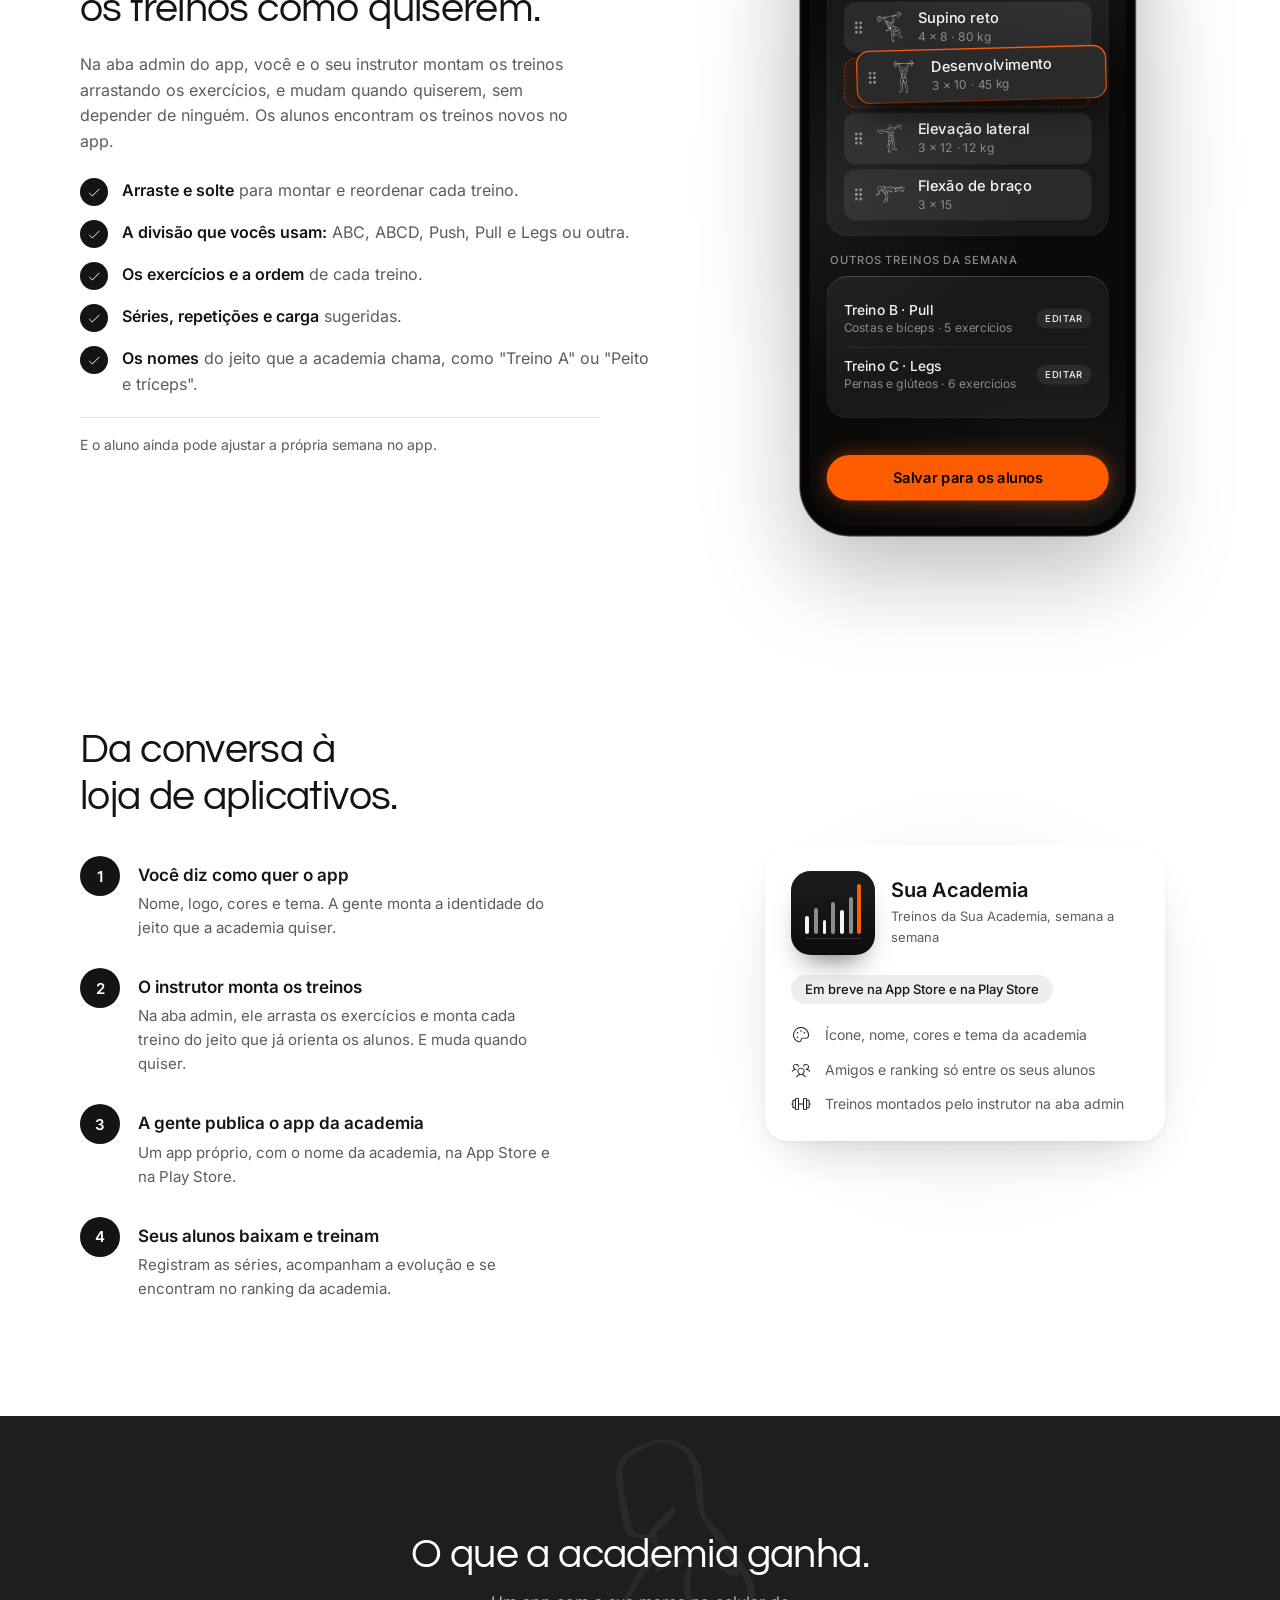
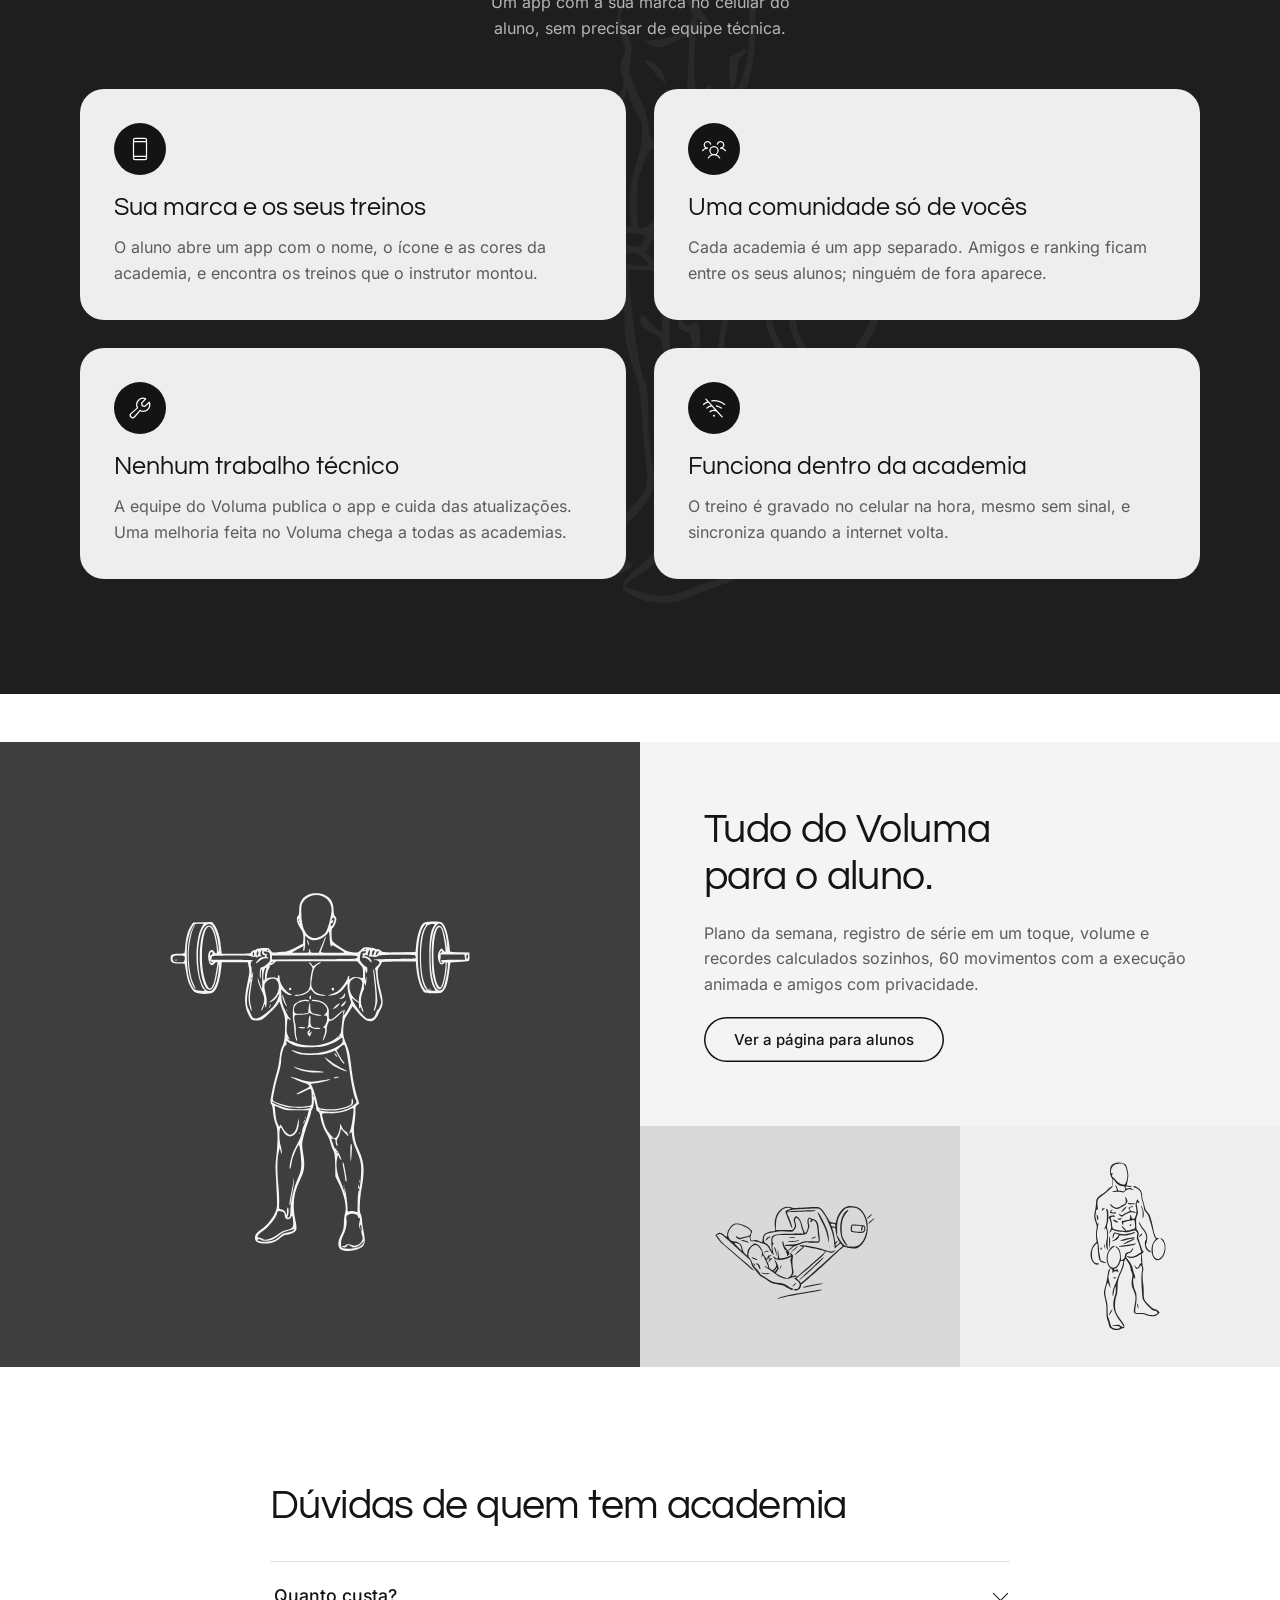
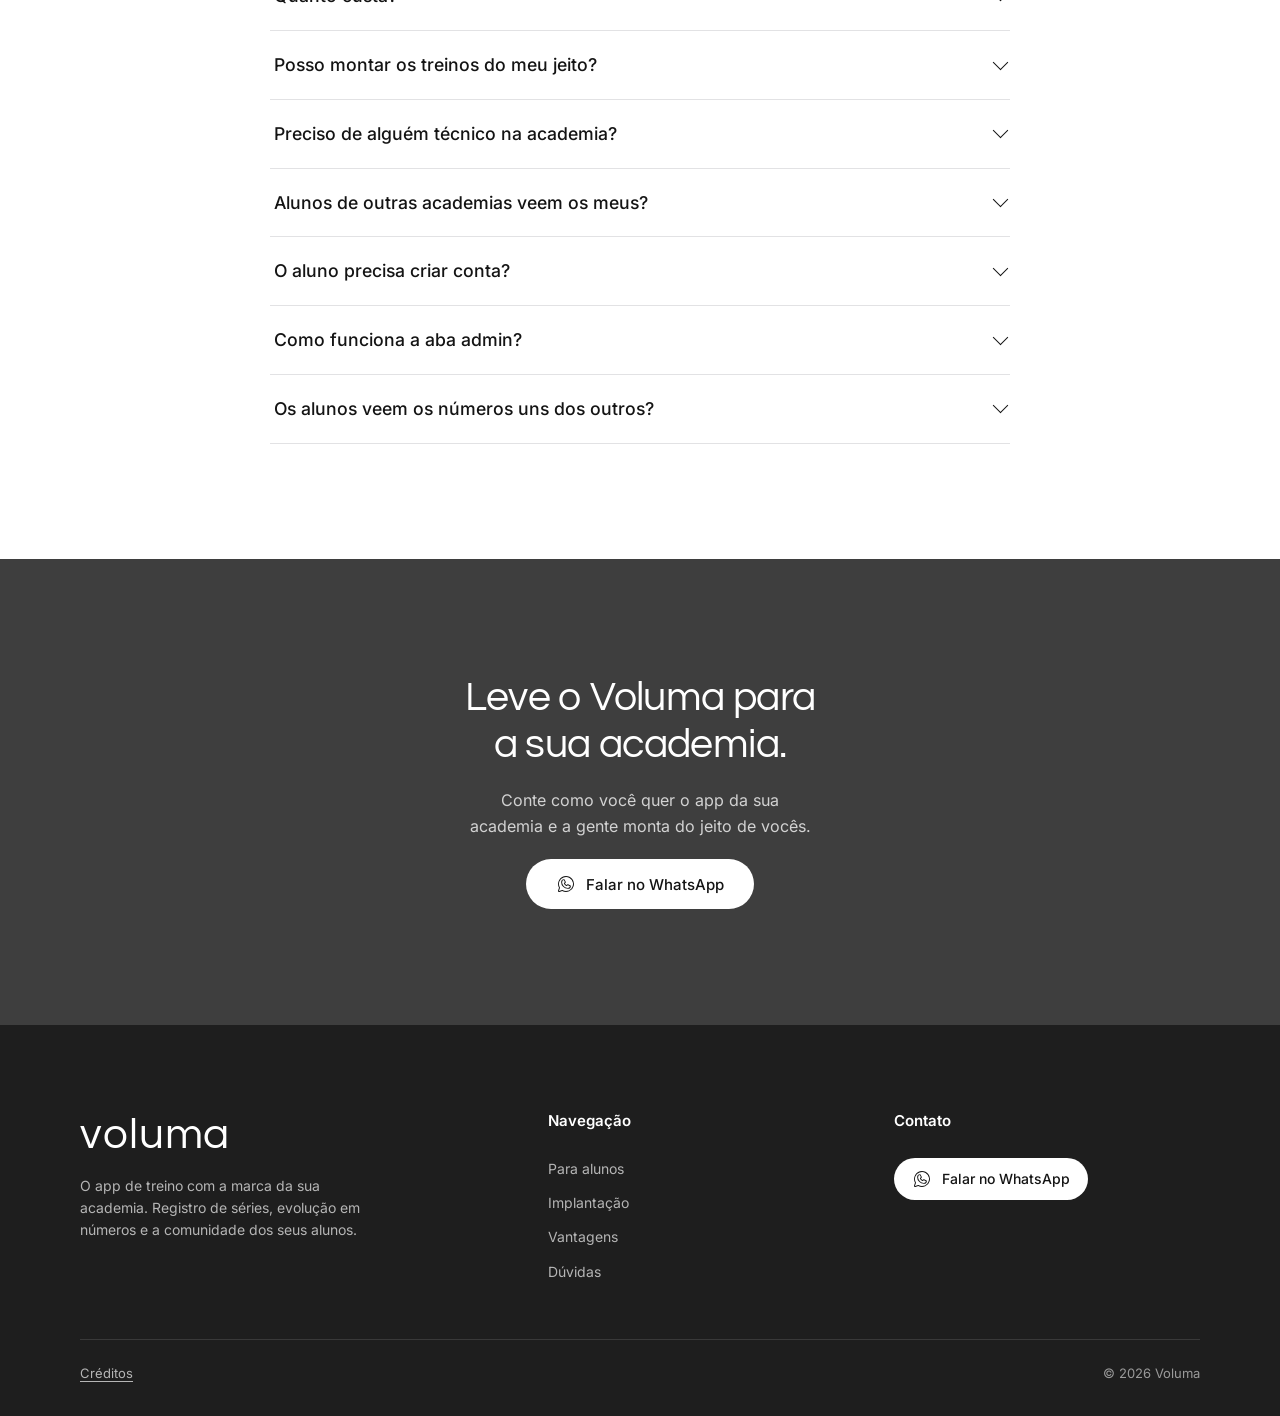
<file: academias.html>
<!doctype html>
<html lang="pt-BR">
<head>
  <meta charset="utf-8">
  <meta name="viewport" content="width=device-width, initial-scale=1">
  <title>Voluma para academias · O app de treino com a marca da sua academia</title>
  <meta name="description" content="Um app de treino com o nome, o logo e as cores da sua academia, e os treinos que você e o seu instrutor montarem. A equipe do Voluma publica e mantém o app.">
  <meta name="theme-color" content="#FFFFFF">
  <meta name="color-scheme" content="light">
  <meta property="og:title" content="Voluma para academias">
  <meta property="og:description" content="O app de treino com o nome e a cor da sua academia.">
  <meta property="og:type" content="website">
  <meta property="og:image" content="assets/icon.png">
  <link rel="icon" type="image/png" href="assets/icon.png">
  <link rel="apple-touch-icon" href="assets/icon.png">
  <link rel="preload" href="assets/fonts/questrial-latin-400-normal.woff2" as="font" type="font/woff2" crossorigin>
  <link rel="preload" href="assets/fonts/inter-latin-wght-normal.woff2" as="font" type="font/woff2" crossorigin>
  <link rel="stylesheet" href="styles.css?v=24">
</head>
<body>
  <a class="skip" href="#conteudo">Pular para o conteúdo</a>

  <!-- Sprite de icones: Phosphor Icons (peso light), MIT -->
  <svg width="0" height="0" style="position:absolute" aria-hidden="true">
    <symbol id="i-apple" viewBox="0 0 256 256"><path d="M219.4,167.84C201.71,155.69,198,135.12,198,120c0-18.42,13.86-34.29,22.12-42.12a6,6,0,0,0,0-8.71C208,57.7,187.07,50,168,50a70.23,70.23,0,0,0-40,12.55,69.6,69.6,0,0,0-89.31,8.08A72.63,72.63,0,0,0,18,123.35a125.11,125.11,0,0,0,39.53,88.33A37.85,37.85,0,0,0,83.6,222h87.7A37.83,37.83,0,0,0,199,210.07a122.6,122.6,0,0,0,17.54-24.2c6.55-12,5.77-13.75,5-15.48A6.07,6.07,0,0,0,219.4,167.84Zm-29.23,34A25.82,25.82,0,0,1,171.3,210H83.6A25.85,25.85,0,0,1,65.78,203,113.21,113.21,0,0,1,30,123a60.55,60.55,0,0,1,17.21-44A56.82,56.82,0,0,1,88,62h.81a57.35,57.35,0,0,1,35.44,12.71,6,6,0,0,0,7.5,0A57.39,57.39,0,0,1,168,62c13.89,0,28.81,4.68,39.11,12-9.44,10.14-21.1,26.59-21.1,46,0,23.78,7.81,42.6,22.66,54.77A107.33,107.33,0,0,1,190.17,201.89Zm-60-171.39A38,38,0,0,1,167,2h1a6,6,0,0,1,0,12h-1a26,26,0,0,0-25.18,19.5,6,6,0,1,1-11.62-3Z"/></symbol>
    <symbol id="i-play" viewBox="0 0 256 256"><path d="M238.84,115.93,71,19.89a14,14,0,0,0-14.12,0A13.68,13.68,0,0,0,50,31.87V224.13a13.68,13.68,0,0,0,6.92,11.94,14,14,0,0,0,14.12,0l167.8-96a13.75,13.75,0,0,0,0-24.14ZM62,217.5V38.5L151.51,128Zm98-81,22.19,22.19L78.4,218.07ZM78.4,37.93l103.79,59.4L160,119.52ZM233,129.58l-.1.06L193,152.49,168.49,128,193,103.51l39.94,22.85.1.06a1.76,1.76,0,0,1,0,3.16Z"/></symbol>
    <symbol id="i-wifi-slash" viewBox="0 0 256 256"><path d="M138,204a10,10,0,1,1-10-10A10,10,0,0,1,138,204ZM52.44,36A6,6,0,0,0,43.56,44L61.33,63.58a169.41,169.41,0,0,0-41.14,25,6,6,0,1,0,7.62,9.27A157.58,157.58,0,0,1,69.91,73l26.48,29.13a122.21,122.21,0,0,0-44.12,22.19,6,6,0,0,0,7.46,9.41,110,110,0,0,1,45.87-21.47l31.13,34.25A74.4,74.4,0,0,0,128,146a73.44,73.44,0,0,0-43.53,14.15A6,6,0,0,0,88,171a5.93,5.93,0,0,0,3.53-1.15,62,62,0,0,1,59.76-7.31L203.56,220a6,6,0,0,0,8.88-8.08ZM235.81,88.55A170.32,170.32,0,0,0,128,50a173.45,173.45,0,0,0-21.76,1.38,6,6,0,1,0,1.52,11.9A160.58,160.58,0,0,1,128,62,158.26,158.26,0,0,1,228.19,97.82a6,6,0,1,0,7.62-9.27Zm-39.54,45.2A6,6,0,0,0,200,135a6,6,0,0,0,3.73-10.7,122.26,122.26,0,0,0-50.9-23.81,6,6,0,1,0-2.43,11.75A110,110,0,0,1,196.27,133.75Z"/></symbol>
    <symbol id="i-lock" viewBox="0 0 256 256"><path d="M208,82H174V56a46,46,0,0,0-92,0V82H48A14,14,0,0,0,34,96V208a14,14,0,0,0,14,14H208a14,14,0,0,0,14-14V96A14,14,0,0,0,208,82ZM94,56a34,34,0,0,1,68,0V82H94ZM210,208a2,2,0,0,1-2,2H48a2,2,0,0,1-2-2V96a2,2,0,0,1,2-2H208a2,2,0,0,1,2,2Z"/></symbol>
    <symbol id="i-cloud" viewBox="0 0 256 256"><path d="M188.24,164.24a6,6,0,0,1-8.48,0L158,142.49V208a6,6,0,0,1-12,0V142.49l-21.76,21.75a6,6,0,0,1-8.48-8.48l32-32a6,6,0,0,1,8.48,0l32,32A6,6,0,0,1,188.24,164.24ZM160,42A86.1,86.1,0,0,0,82.43,90.88,62,62,0,1,0,72,214h40a6,6,0,0,0,0-12H72a50,50,0,0,1,0-100,50.68,50.68,0,0,1,5.91.36A85.54,85.54,0,0,0,74,128a6,6,0,0,0,12,0,74,74,0,1,1,103.6,67.85,6,6,0,0,0,4.8,11A86,86,0,0,0,160,42Z"/></symbol>
    <symbol id="i-eye-slash" viewBox="0 0 256 256"><path d="M52.44,36A6,6,0,0,0,43.56,44L64.44,67c-37.28,21.9-53.23,57-53.92,58.57a6,6,0,0,0,0,4.88c.34.77,8.66,19.22,27.24,37.8C55,185.47,84.62,206,128,206a124.91,124.91,0,0,0,52.57-11.25l23,25.29a6,6,0,0,0,8.88-8.08Zm48.62,71.32,45,49.52a34,34,0,0,1-45-49.52ZM128,194c-31.38,0-58.78-11.42-81.45-33.93A134.57,134.57,0,0,1,22.69,128c4.29-8.2,20.1-35.18,50-51.91L92.89,98.3a46,46,0,0,0,61.35,67.48l17.81,19.6A113.47,113.47,0,0,1,128,194Zm6.4-99.4a6,6,0,0,1,2.25-11.79,46.17,46.17,0,0,1,37.15,40.87,6,6,0,0,1-5.42,6.53l-.56,0a6,6,0,0,1-6-5.45A34.1,34.1,0,0,0,134.4,94.6Zm111.08,35.85c-.41.92-10.37,23-32.86,43.12a6,6,0,1,1-8-8.94A134.07,134.07,0,0,0,233.31,128a134.67,134.67,0,0,0-23.86-32.07C186.78,73.42,159.38,62,128,62a120.19,120.19,0,0,0-19.69,1.6,6,6,0,1,1-2-11.83A131.12,131.12,0,0,1,128,50c43.38,0,73,20.54,90.24,37.76,18.58,18.58,26.9,37,27.24,37.81A6,6,0,0,1,245.48,130.45Z"/></symbol>
    <symbol id="i-user-plus" viewBox="0 0 256 256"><path d="M254,136a6,6,0,0,1-6,6H230v18a6,6,0,0,1-12,0V142H200a6,6,0,0,1,0-12h18V112a6,6,0,0,1,12,0v18h18A6,6,0,0,1,254,136Zm-57.41,60.14a6,6,0,1,1-9.18,7.72C166.9,179.45,138.69,166,108,166s-58.89,13.45-79.41,37.86a6,6,0,0,1-9.18-7.72C35.14,177.41,55,164.48,77,158.25a66,66,0,1,1,62,0C161,164.48,180.86,177.41,196.59,196.14ZM108,154a54,54,0,1,0-54-54A54.06,54.06,0,0,0,108,154Z"/></symbol>
    <symbol id="i-check" viewBox="0 0 256 256"><path d="M228.24,76.24l-128,128a6,6,0,0,1-8.48,0l-56-56a6,6,0,0,1,8.48-8.48L96,191.51,219.76,67.76a6,6,0,0,1,8.48,8.48Z"/></symbol>
    <symbol id="i-caret-left" viewBox="0 0 256 256"><path d="M164.24,203.76a6,6,0,1,1-8.48,8.48l-80-80a6,6,0,0,1,0-8.48l80-80a6,6,0,0,1,8.48,8.48L88.49,128Z"/></symbol>
    <symbol id="i-plus" viewBox="0 0 256 256"><path d="M222,128a6,6,0,0,1-6,6H134v82a6,6,0,0,1-12,0V134H40a6,6,0,0,1,0-12h82V40a6,6,0,0,1,12,0v82h82A6,6,0,0,1,222,128Z"/></symbol>
    <symbol id="i-minus" viewBox="0 0 256 256"><path d="M222,128a6,6,0,0,1-6,6H40a6,6,0,0,1,0-12H216A6,6,0,0,1,222,128Z"/></symbol>
    <symbol id="i-arrow" viewBox="0 0 256 256"><path d="M198,64V168a6,6,0,0,1-12,0V78.48L68.24,196.24a6,6,0,0,1-8.48-8.48L177.52,70H88a6,6,0,0,1,0-12H192A6,6,0,0,1,198,64Z"/></symbol>
    <symbol id="i-home" viewBox="0 0 256 256"><path d="M217.9,110.1l-80-80a14,14,0,0,0-19.8,0l-80,80A13.92,13.92,0,0,0,34,120v96a6,6,0,0,0,6,6H216a6,6,0,0,0,6-6V120A13.92,13.92,0,0,0,217.9,110.1ZM210,210H46V120a2,2,0,0,1,.58-1.42l80-80a2,2,0,0,1,2.84,0l80,80A2,2,0,0,1,210,120Z"/></symbol>
    <symbol id="i-calendar" viewBox="0 0 256 256"><path d="M208,34H182V24a6,6,0,0,0-12,0V34H86V24a6,6,0,0,0-12,0V34H48A14,14,0,0,0,34,48V208a14,14,0,0,0,14,14H208a14,14,0,0,0,14-14V48A14,14,0,0,0,208,34ZM48,46H74V56a6,6,0,0,0,12,0V46h84V56a6,6,0,0,0,12,0V46h26a2,2,0,0,1,2,2V82H46V48A2,2,0,0,1,48,46ZM208,210H48a2,2,0,0,1-2-2V94H210V208A2,2,0,0,1,208,210Z"/></symbol>
    <symbol id="i-chart" viewBox="0 0 256 256"><path d="M230,208a6,6,0,0,1-6,6H32a6,6,0,0,1-6-6V48a6,6,0,0,1,12,0v98.78l54.05-47.3a6,6,0,0,1,7.55-.28l60.11,45.08,60.34-52.8a6,6,0,0,1,7.9,9l-64,56a6,6,0,0,1-7.55.28L96.29,111.72,38,162.72V202H224A6,6,0,0,1,230,208Z"/></symbol>
    <symbol id="i-user" viewBox="0 0 256 256"><path d="M229.19,213c-15.81-27.32-40.63-46.49-69.47-54.62a70,70,0,1,0-63.44,0C67.44,166.5,42.62,185.67,26.81,213a6,6,0,1,0,10.38,6C56.4,185.81,90.34,166,128,166s71.6,19.81,90.81,53a6,6,0,1,0,10.38-6ZM70,96a58,58,0,1,1,58,58A58.07,58.07,0,0,1,70,96Z"/></symbol>
    <symbol id="i-barbell" viewBox="0 0 256 256"><path d="M248,122H238V88a14,14,0,0,0-14-14H206V64a14,14,0,0,0-14-14H168a14,14,0,0,0-14,14v58H102V64A14,14,0,0,0,88,50H64A14,14,0,0,0,50,64V74H32A14,14,0,0,0,18,88v34H8a6,6,0,0,0,0,12H18v34a14,14,0,0,0,14,14H50v10a14,14,0,0,0,14,14H88a14,14,0,0,0,14-14V134h52v58a14,14,0,0,0,14,14h24a14,14,0,0,0,14-14V182h18a14,14,0,0,0,14-14V134h10a6,6,0,0,0,0-12ZM32,170a2,2,0,0,1-2-2V88a2,2,0,0,1,2-2H50v84Zm58,22a2,2,0,0,1-2,2H64a2,2,0,0,1-2-2V64a2,2,0,0,1,2-2H88a2,2,0,0,1,2,2Zm104,0a2,2,0,0,1-2,2H168a2,2,0,0,1-2-2V64a2,2,0,0,1,2-2h24a2,2,0,0,1,2,2Zm32-24a2,2,0,0,1-2,2H206V86h18a2,2,0,0,1,2,2Z"/></symbol>
    <symbol id="i-storefront" viewBox="0 0 256 256"><path d="M26.22,94.41A6,6,0,0,0,26,96v16A38,38,0,0,0,42,143V216a6,6,0,0,0,6,6H208a6,6,0,0,0,6-6V143A38,38,0,0,0,230,112V96a5.910,5.910,0,0,0-.23-1.64L215.43,44.15A14.07,14.07,0,0,0,202,34H54A14.07,14.07,0,0,0,40.57,44.15Zm25.89-47A2,2,0,0,1,54,46H202a2,2,0,0,1,1.92,1.45L216.05,90H40ZM102,102h52v10a26,26,0,0,1-52,0Zm-64,0H90v10a26,26,0,0,1-38.18,23,6,6,0,0,0-1.65-1A26,26,0,0,1,38,112ZM202,210H54V148.66a38,38,0,0,0,42-16.21,37.95,37.95,0,0,0,64,0,38,38,0,0,0,42,16.21Zm3.83-76a6,6,0,0,0-1.65,1A26,26,0,0,1,166,112V102h52v10A26,26,0,0,1,205.83,134Z"/></symbol>
    <symbol id="i-caret-down" viewBox="0 0 256 256"><path d="M212.24,100.24l-80,80a6,6,0,0,1-8.48,0l-80-80a6,6,0,0,1,8.48-8.48L128,167.51l75.760-75.750a6,6,0,0,1,8.480,8.480Z"/></symbol>
    <symbol id="i-arrow-right" viewBox="0 0 256 256"><path d="M220.24,132.24l-72,72a6,6,0,0,1-8.48-8.48L201.51,134H40a6,6,0,0,1,0-12H201.51L139.76,60.24a6,6,0,0,1,8.48-8.48l72,72A6,6,0,0,1,220.24,132.24Z"/></symbol>
    <symbol id="i-whatsapp" viewBox="0 0 256 256"><path d="M186.68,146.63l-32-16a6,6,0,0,0-6,.38L133,141.46A42.49,42.49,0,0,1,114.54,123L125,107.33a6,6,0,0,0,.38-6l-16-32A6,6,0,0,0,104,66a38,38,0,0,0-38,38,86.1,86.1,0,0,0,86,86,38,38,0,0,0,38-38A6,6,0,0,0,186.68,146.63ZM152,178a74.09,74.09,0,0,1-74-74,26,26,0,0,1,22.42-25.75l12.66,25.32-10.39,15.58a6,6,0,0,0-.54,5.63,54.43,54.43,0,0,0,29.07,29.07,6,6,0,0,0,5.63-.54l15.58-10.39,25.32,12.66A26,26,0,0,1,152,178ZM128,26A102,102,0,0,0,38.35,176.69L26.73,211.56a14,14,0,0,0,17.71,17.71l34.87-11.62A102,102,0,1,0,128,26Zm0,192a90,90,0,0,1-45.06-12.08,6.09,6.09,0,0,0-3-.81,6.2,6.2,0,0,0-1.9.31L40.65,217.88a2,2,0,0,1-2.53-2.53L50.58,178a6,6,0,0,0-.5-4.91A90,90,0,1,1,128,218Z"/></symbol>
    <symbol id="i-users-three" viewBox="0 0 256 256"><path d="M243.6,148.8a6,6,0,0,1-8.4-1.2A53.58,53.58,0,0,0,192,126a6,6,0,0,1,0-12,26,26,0,1,0-25.18-32.5,6,6,0,0,1-11.62-3,38,38,0,1,1,59.91,39.63A65.69,65.69,0,0,1,244.8,140.4,6,6,0,0,1,243.6,148.8ZM189.19,213a6,6,0,0,1-2.19,8.2,5.9,5.9,0,0,1-3,.81,6,6,0,0,1-5.2-3,59,59,0,0,0-101.62,0,6,6,0,1,1-10.38-6A70.1,70.1,0,0,1,103,182.55a46,46,0,1,1,50.1,0A70.1,70.1,0,0,1,189.19,213ZM128,178a34,34,0,1,0-34-34A34,34,0,0,0,128,178ZM70,120a6,6,0,0,0-6-6A26,26,0,1,1,89.18,81.49a6,6,0,1,0,11.62-3,38,38,0,1,0-59.91,39.63A65.69,65.69,0,0,0,11.2,140.4a6,6,0,1,0,9.6,7.2A53.58,53.58,0,0,1,64,126,6,6,0,0,0,70,120Z"/></symbol>
    <symbol id="i-wrench" viewBox="0 0 256 256"><path d="M224.91,69.75a6,6,0,0,0-9.63-2.16l-41.07,37.9L154.7,101.3l-4.19-19.51,37.9-41.07a6,6,0,0,0-2.16-9.63,70,70,0,0,0-89.77,94.39l-61.39,53c-.11.09-.21.19-.32.3A30,30,0,0,0,77.2,221.23c.11-.11.21-.21.3-.32l53-61.39a70,70,0,0,0,94.39-89.77ZM160,154a58,58,0,0,1-28-7.22,6,6,0,0,0-7.45,1.33L68.57,212.88a18,18,0,0,1-25.45-25.45l64.76-55.94A6,6,0,0,0,109.2,124a58,58,0,0,1,64-84.53L139.58,75.93a6,6,0,0,0-1.45,5.33l5.65,26.35a6,6,0,0,0,4.61,4.61l26.35,5.65a6,6,0,0,0,5.33-1.45L216.49,82.8A58.06,58.06,0,0,1,160,154Z"/></symbol>
    <symbol id="i-device-mobile" viewBox="0 0 256 256"><path d="M176,18H80A22,22,0,0,0,58,40V216a22,22,0,0,0,22,22h96a22,22,0,0,0,22-22V40A22,22,0,0,0,176,18ZM70,62H186V194H70ZM80,30h96a10,10,0,0,1,10,10V50H70V40A10,10,0,0,1,80,30Zm96,196H80a10,10,0,0,1-10-10V206H186v10A10,10,0,0,1,176,226Z"/></symbol>
    <!-- Marca da Garra, academia ficticia do exemplo claro (desenho proprio) -->
    <symbol id="garra-mark" viewBox="0 0 64 64"><g fill="none" stroke="currentColor" stroke-width="6" stroke-linecap="round"><path d="M17 50C21 38 25 25 28 13"/><path d="M30 54C34 42 38 28 41 15"/><path d="M43 50C46 41 49 31 51 22"/></g></symbol>
    <symbol id="i-palette" viewBox="0 0 256 256"><path d="M199.37,55.31A101.32,101.32,0,0,0,128,26h-1A102,102,0,0,0,26,128c0,42.09,26.07,77.44,68,92.26A30.21,30.21,0,0,0,104.11,222,30.06,30.06,0,0,0,134,192a18,18,0,0,1,18-18h46.21a29.82,29.82,0,0,0,29.25-23.31A102.71,102.71,0,0,0,230,127.11,101.25,101.25,0,0,0,199.37,55.31ZM215.76,148a17.89,17.89,0,0,1-17.55,14H152a30,30,0,0,0-30,30,18,18,0,0,1-24,17C61,195.86,38,164.85,38,128a90,90,0,0,1,89.07-90H128a90.34,90.34,0,0,1,90,89.22A90.46,90.46,0,0,1,215.76,148ZM138,76a10,10,0,1,1-10-10A10,10,0,0,1,138,76ZM94,100A10,10,0,1,1,84,90,10,10,0,0,1,94,100Zm0,56a10,10,0,1,1-10-10A10,10,0,0,1,94,156Zm88-56a10,10,0,1,1-10-10A10,10,0,0,1,182,100Z"/></symbol>
  </svg>

  <header class="nav">
    <div class="container nav__inner">
      <a class="brand" href="index.html" aria-label="Voluma, página inicial">
        <img src="assets/icon.png" alt="" width="32" height="32">
        <span translate="no">voluma</span>
      </a>
      <div class="nav__right">
        <nav aria-label="Seções">
          <a class="nav__switch" href="index.html"><svg aria-hidden="true"><use href="#i-barbell"/></svg>Para alunos</a>
          <a href="#exemplo">Exemplo</a>
          <a href="#treinos">Treinos</a>
          <a href="#implantacao">Implantação</a>
          <a href="#vantagens">Vantagens</a>
          <a href="#duvidas">Dúvidas</a>
        </nav>
        <a class="btn btn--sm" href="https://wa.me/NUMERO_PENDENTE?text=Ol%C3%A1!%20Tenho%20uma%20academia%20e%20quero%20conhecer%20o%20Voluma." target="_blank" rel="noopener" aria-label="Falar no WhatsApp"><svg aria-hidden="true"><use href="#i-whatsapp"/></svg><span class="nav__cta-text">Falar no WhatsApp</span></a>
      </div>
    </div>
  </header>

  <main id="conteudo">

    <!-- HERO: proposta + configurador ao vivo -->
    <section class="gh" aria-labelledby="gh-title">
      <div class="container gh__grid" data-gym-demo style="--gym:#FF5C00">
        <div class="gh__copy">
          <h1 class="display" id="gh-title">O app de treino com a cara e os treinos da sua academia.</h1>
          <p class="lead">Seus alunos registram cada série num app com a identidade da academia e os treinos que você e o seu instrutor montarem, do jeito que quiserem. A equipe do Voluma cuida do resto.</p>
          <div class="actions">
            <a class="btn" href="https://wa.me/NUMERO_PENDENTE?text=Ol%C3%A1!%20Tenho%20uma%20academia%20e%20quero%20conhecer%20o%20Voluma." target="_blank" rel="noopener"><svg aria-hidden="true"><use href="#i-whatsapp"/></svg>Falar no WhatsApp</a>
            <a class="btn btn--ghost" href="#implantacao">Como funciona</a>
          </div>
          <div class="config" data-color-only>
            <p class="config__title">Experimente com a sua academia</p>
            <div class="field">
              <label for="gym-name">Nome da academia</label>
              <input id="gym-name" name="gym-name" type="text" maxlength="22" autocomplete="organization" spellcheck="false" placeholder="Ex.: Forja Academia…" data-gym-input data-default="Sua Academia">
              <span class="field__help">O nome aparece embaixo do ícone, na tela do celular do aluno.</span>
            </div>
            <div class="swatches" role="group" aria-label="Cor da academia">
              <button type="button" class="swatch" style="--c:#FF5C00" aria-pressed="true" data-name="laranja">Laranja</button>
              <button type="button" class="swatch" style="--c:#29B6FF" aria-pressed="false" data-name="azul">Azul</button>
              <button type="button" class="swatch" style="--c:#7BC23A" aria-pressed="false" data-name="verde">Verde</button>
              <button type="button" class="swatch" style="--c:#FF4FC0" aria-pressed="false" data-name="rosa">Rosa</button>
            </div>
            <p class="sr-only" aria-live="polite" data-gym-live></p>
            <p class="config__note"><svg aria-hidden="true"><use href="#i-palette"/></svg><span><b>Isso é só uma amostra.</b> No app de verdade, a gente refaz toda a identidade visual com base na sua academia: ícone, cores, telas e detalhes, tudo com a cara de vocês. <a href="#exemplo">Veja um exemplo pronto</a>.</span></p>
          </div>
        </div>

        <div class="gh__visual">
          <div class="gh__disc" aria-hidden="true"></div>
          <div class="phone-wrap">
            <div class="phone" role="img" aria-label="Tela Hoje do app da academia, com a cor escolhida no botão principal">
              <div class="screen is-active" aria-hidden="true">
              <div class="status">9:41</div>
              <div class="app-head">
              <div class="app-title">Hoje</div>
              <div class="app-sub">Segunda · 12 out</div>
              </div>
              <div class="app-body">
              <div class="card">
              <div class="today-head">
              <div>
              <div class="lbl">SEGUNDA</div>
              <div class="sec">Push</div>
              <div class="meta">13 séries para hoje</div>
              </div>
              <div class="ring" style="--p:0">
              <svg viewBox="0 0 44 44"><circle cx="22" cy="22" r="19"/><circle class="ring__arc" cx="22" cy="22" r="19"/></svg>
              <span>13</span>
              </div>
              </div>
              <div class="ex-row"><span>Supino reto</span><span class="mono-sm">4 × 8 · 80 kg</span></div>
              <div class="ex-row"><span>Desenvolvimento</span><span class="mono-sm">3 × 10 · 45 kg</span></div>
              <div class="ex-row"><span>Elevação lateral</span><span class="mono-sm">3 × 12 · 12 kg</span></div>
              <div class="ex-row"><span>Flexão de braço</span><span class="mono-sm">3 × 15</span></div>
              </div>
              <div class="btn-accent">Começar treino · 13 séries</div>
              <div class="lbl lbl--section">PROGRESSO</div>
              <div class="card">
              <div class="stats">
              <div><b>78,4<i>kg</i></b><span>Peso</span></div>
              <div><b>9.870<i>kg</i></b><span>7 dias</span></div>
              <div><b>4</b><span>dias seguidos</span></div>
              </div>
              <div class="matrix" data-matrix="26" data-seed="7"></div>
              </div>
              </div>
              <div class="tabbar">
              <svg class="on"><use href="#i-home"/></svg>
              <svg><use href="#i-calendar"/></svg>
              <svg><use href="#i-chart"/></svg>
              <svg><use href="#i-user"/></svg>
              </div>
              </div>
            </div>
          </div>
          <div class="store-card" aria-hidden="true">
            <div class="app-icon app-icon--sm"><span></span><span></span><span></span><span></span><span></span><span></span><span class="hi"></span></div>
            <div>
              <b data-gym-name>Sua Academia</b>
              <small>na tela inicial do aluno</small>
            </div>
          </div>
        </div>
      </div>
    </section>

    <!-- PERSONALIZACAO: dono e instrutor decidem tudo -->
    <section class="band own" aria-labelledby="own-title">
      <img class="band__bg" src="assets/movements/squat.svg" alt="" width="900" height="900" loading="lazy" aria-hidden="true">
      <div class="container">
        <span class="own__kicker">Personalização total</span>
        <h2 class="h2" id="own-title">O app é do jeito que vocês quiserem.</h2>
        <p class="lead-dark">O dono e o instrutor decidem como o app fica e o que o aluno treina. Os treinos vocês mesmos montam na aba admin, arrastando os exercícios, e mudam quando quiserem.</p>
        <div class="vgrid">
          <article class="vcard">
            <span class="vcard__icon"><svg aria-hidden="true"><use href="#i-palette"/></svg></span>
            <h3>O dono escolhe a cara do app</h3>
            <p>Nome, logo, cores, tema claro ou escuro e os detalhes de cada tela. O app sai com a identidade da academia, não com a do Voluma.</p>
          </article>
          <article class="vcard">
            <span class="vcard__icon"><svg aria-hidden="true"><use href="#i-barbell"/></svg></span>
            <h3>O instrutor monta os treinos</h3>
            <p>A divisão, os exercícios, a ordem, as séries, as repetições e a carga, com os nomes que a academia já usa. Ele monta tudo sozinho na aba admin, arrastando os exercícios.</p>
          </article>
        </div>
      </div>
    </section>

    <!-- EXEMPLO PRONTO: o app com a identidade de uma academia ficticia -->
    <section class="case" id="exemplo" aria-labelledby="case-title" data-look="ironberg">
      <div class="container">
        <div class="case__head">
          <div class="case__copy">
            <span class="case__tag">Exemplo pronto</span>
            <h2 class="h2" id="case-title">Assim fica o app de uma academia.</h2>
            <p class="lead">Veja o mesmo Voluma com a cara de duas academias: a Ironberg, de São Paulo, no tema escuro, e a Garra, no tema claro. Muda o ícone, a abertura, o tema, as cores e os detalhes em todas as telas.</p>
            <div class="seg" role="group" aria-label="Escolher qual app mostrar">
              <button type="button" aria-pressed="true" data-look-btn="ironberg">Ironberg</button>
              <button type="button" aria-pressed="false" data-look-btn="garra">Garra · claro</button>
              <button type="button" aria-pressed="false" data-look-btn="voluma">Voluma padrão</button>
            </div>
          </div>

          <aside class="kit only-garra" aria-label="Identidade visual da Garra Academia">
            <div class="kit__brand">
              <span class="garra-icon" aria-hidden="true"><svg><use href="#garra-mark"/></svg></span>
              <div>
                <b>Garra Academia</b>
                <small>Musculação e funcional · academia fictícia</small>
              </div>
            </div>
            <div class="kit__colors">
              <span class="chip" style="--c:#1747F5"><i></i><b>Azul Garra</b><code>#1747F5</code></span>
              <span class="chip" style="--c:#0F1115"><i></i><b>Grafite</b><code>#0F1115</code></span>
              <span class="chip" style="--c:#FFFFFF"><i></i><b>Branco</b><code>#FFFFFF</code></span>
            </div>
            <ul class="kit__list">
              <li><svg aria-hidden="true"><use href="#i-check"/></svg>Ícone e tela de abertura com a marca</li>
              <li><svg aria-hidden="true"><use href="#i-check"/></svg>Tema claro, cores e títulos da academia</li>
              <li><svg aria-hidden="true"><use href="#i-check"/></svg>Treinos com os nomes do instrutor</li>
            </ul>
          </aside>

          <aside class="kit only-voluma" aria-label="Identidade visual do Voluma padrão">
            <div class="kit__brand">
              <img class="kit__voluma" src="assets/icon.png" alt="" width="56" height="56">
              <div>
                <b class="kit__name--voluma" translate="no">voluma</b>
                <small>O app padrão, antes da personalização</small>
              </div>
            </div>
            <div class="kit__colors">
              <span class="chip" style="--c:#FF5C00"><i></i><b>Laranja</b><code>#FF5C00</code></span>
              <span class="chip" style="--c:#0A0A0A"><i></i><b>Preto</b><code>#0A0A0A</code></span>
              <span class="chip" style="--c:#F5F5F5"><i></i><b>Branco</b><code>#F5F5F5</code></span>
            </div>
            <ul class="kit__list">
              <li><svg aria-hidden="true"><use href="#i-check"/></svg>É daqui que a gente parte para criar o app da sua academia</li>
            </ul>
          </aside>

          <aside class="kit only-ironberg" aria-label="Identidade visual da Ironberg">
            <div class="kit__brand">
              <span class="ib-icon" aria-hidden="true"><img src="assets/ironberg-logo.webp" alt="" width="52" height="52"></span>
              <div>
                <b>Ironberg</b>
                <small>Centro de Treinamento · São Paulo</small>
              </div>
            </div>
            <div class="kit__colors">
              <span class="chip" style="--c:#D20000"><i></i><b>Vermelho</b><code>#D20000</code></span>
              <span class="chip" style="--c:#1B1B1B"><i></i><b>Grafite</b><code>#1B1B1B</code></span>
              <span class="chip" style="--c:#000000"><i></i><b>Preto</b><code>#000000</code></span>
            </div>
            <ul class="kit__list">
              <li><svg aria-hidden="true"><use href="#i-check"/></svg>Ícone e tela de abertura com a marca</li>
              <li><svg aria-hidden="true"><use href="#i-check"/></svg>Tema, cores e títulos da academia</li>
              <li><svg aria-hidden="true"><use href="#i-check"/></svg>Treinos com os nomes do instrutor</li>
            </ul>
          </aside>
        </div>

        <div class="case__phones">
          <figure class="case__item">
            <div class="phone-wrap">
              <div class="phone" role="img" aria-label="Tela de abertura do app">
                <div class="screen splash is-active" aria-hidden="true">
                  <div class="splash__in only-ironberg">
                    <img class="splash__logo" src="assets/ironberg-logo.webp" alt="" width="250" height="250">
                    <span class="splash__slogan">O ambiente transforma!</span>
                  </div>
                  <div class="splash__in only-garra">
                    <svg class="garra-mark--xl"><use href="#garra-mark"/></svg>
                    <span class="garra-word">Garra<small>Academia</small></span>
                  </div>
                  <div class="splash__in only-voluma">
                    <img src="assets/icon.png" alt="" width="104" height="104" loading="lazy">
                    <span class="splash__voluma" translate="no">voluma</span>
                  </div>
                </div>
              </div>
            </div>
            <figcaption>Abertura</figcaption>
          </figure>

          <figure class="case__item">
            <div class="phone-wrap">
              <div class="phone" role="img" aria-label="Tela Hoje, com o treino do dia">
                <div class="screen is-active" aria-hidden="true">
                  <div class="status">9:41</div>
                  <div class="app-head app-head--brand">
                    <div>
                      <div class="app-title">Hoje</div>
                      <div class="app-sub">Segunda · 12 out</div>
                    </div>
                    <span class="ib-icon ib-icon--xs only-ironberg"><img src="assets/ironberg-logo.webp" alt="" width="40" height="40"></span>
                    <span class="garra-icon garra-icon--xs only-garra"><svg><use href="#garra-mark"/></svg></span>
                  </div>
                  <div class="app-body">
                    <div class="card">
                      <div class="today-head">
                        <div>
                          <div class="lbl">SEGUNDA</div>
                          <div class="sec">Peito e tríceps</div>
                          <div class="meta">13 séries para hoje</div>
                          <span class="tag not-voluma">MONTADO PELO INSTRUTOR</span>
                        </div>
                        <div class="ring" style="--p:0">
                          <svg viewBox="0 0 44 44"><circle cx="22" cy="22" r="19"/><circle class="ring__arc" cx="22" cy="22" r="19"/></svg>
                          <span>13</span>
                        </div>
                      </div>
                      <div class="ex-row"><span>Supino reto</span><span class="mono-sm">4 × 8 · 80 kg</span></div>
                      <div class="ex-row"><span>Supino inclinado</span><span class="mono-sm">3 × 10 · 34 kg</span></div>
                      <div class="ex-row"><span>Tríceps na polia</span><span class="mono-sm">3 × 12 · 40 kg</span></div>
                    </div>
                    <div class="btn-accent">Começar treino · 13 séries</div>
                    <div class="lbl lbl--section">PROGRESSO</div>
                    <div class="card">
                      <div class="stats">
                        <div><b>78,4<i>kg</i></b><span>Peso</span></div>
                        <div><b>9.870<i>kg</i></b><span>7 dias</span></div>
                        <div><b>4</b><span>dias seguidos</span></div>
                      </div>
                      <div class="matrix" data-matrix="26" data-seed="11"></div>
                    </div>
                  </div>
                  <div class="tabbar">
                    <svg class="on"><use href="#i-home"/></svg>
                    <svg><use href="#i-calendar"/></svg>
                    <svg><use href="#i-chart"/></svg>
                    <svg><use href="#i-user"/></svg>
                  </div>
                </div>
              </div>
            </div>
            <figcaption>Hoje</figcaption>
          </figure>

          <figure class="case__item">
            <div class="phone-wrap">
              <div class="phone" role="img" aria-label="Tela de treino, com as séries sendo marcadas">
                <div class="screen is-active" aria-hidden="true">
                  <div class="status">9:41</div>
                  <div class="app-head app-head--back">
                    <span class="back"><svg><use href="#i-caret-left"/></svg></span>
                    <div class="app-title app-title--sm">Treino</div>
                  </div>
                  <div class="app-body">
                    <div class="card">
                      <div class="ex-head">
                        <img class="not-garra" src="assets/movements/bench-press.svg" alt="" width="52" height="52" loading="lazy"><img class="only-garra" src="assets/movements/dark/bench-press.svg" alt="" width="52" height="52" loading="lazy">
                        <div><div class="sec sec--sm">Supino reto</div><div class="meta">4 séries · 80 kg</div></div>
                      </div>
                      <div class="set is-done">
                        <div class="set__line"><span class="lbl">SÉRIE 1</span><span class="set__val">8 × 80<i>kg</i></span><span class="cell"><svg><use href="#i-check"/></svg></span></div>
                        <div class="meta">última vez · 8 × 77,5 kg</div>
                      </div>
                      <div class="set is-done">
                        <div class="set__line"><span class="lbl">SÉRIE 2</span><span class="set__val">8 × 80<i>kg</i></span><span class="cell"><svg><use href="#i-check"/></svg></span></div>
                        <div class="meta">última vez · 8 × 77,5 kg</div>
                      </div>
                      <div class="set is-next">
                        <div class="set__line"><span class="lbl">SÉRIE 3</span><span class="set__val">8 × 80<i>kg</i></span><span class="cell"><svg><use href="#i-check"/></svg></span></div>
                        <div class="meta">última vez · 7 × 77,5 kg</div>
                        <div class="steppers">
                          <div class="stepper"><span class="lbl">REPS</span><span class="stepper__ctl"><svg><use href="#i-minus"/></svg><b>8</b><svg><use href="#i-plus"/></svg></span></div>
                          <div class="stepper"><span class="lbl">PESO</span><span class="stepper__ctl"><svg><use href="#i-minus"/></svg><b>80 kg</b><svg><use href="#i-plus"/></svg></span></div>
                        </div>
                      </div>
                      <div class="set">
                        <div class="set__line"><span class="lbl">SÉRIE 4</span><span class="set__val">8 × 80<i>kg</i></span><span class="cell"><svg><use href="#i-check"/></svg></span></div>
                      </div>
                    </div>
                    <div class="card card--row card--next">
                      <img class="not-garra" src="assets/movements/bench-press.svg" alt="" width="44" height="44" loading="lazy"><img class="only-garra" src="assets/movements/dark/bench-press.svg" alt="" width="44" height="44" loading="lazy">
                      <div><b>Supino inclinado</b><span class="meta">3 × 10 · 34 kg</span></div>
                    </div>
                  </div>
                  <div class="finish">Finalizar treino · 2 de 13</div>
                </div>
              </div>
            </div>
            <figcaption>Treino</figcaption>
          </figure>

          <figure class="case__item">
            <div class="phone-wrap">
              <div class="phone" role="img" aria-label="Ranking de dias treinados entre amigos da academia">
                <div class="screen is-active" aria-hidden="true">
                  <div class="status">9:41</div>
                  <div class="app-head">
                    <div class="app-title">Ranking</div>
                    <div class="app-sub">Dias treinados em outubro</div>
                  </div>
                  <div class="app-body">
                    <span class="scope"><span class="only-ironberg">Entre os seus amigos da Ironberg</span><span class="only-garra">Entre os seus amigos da Garra</span><span class="only-voluma">Entre os seus amigos</span></span>
                    <div class="card card--rank">
                      <div class="rank"><span class="rank__pos">1</span><span class="av" style="--av:#C9822B">CR</span><span class="rank__name">Camila R.</span><b>18<i>dias</i></b></div>
                      <div class="rank"><span class="rank__pos">2</span><span class="av" style="--av:#3D6FB6">DM</span><span class="rank__name">Diego M.</span><b>17<i>dias</i></b></div>
                      <div class="rank is-me"><span class="rank__pos">3</span><span class="av" style="--av:#555">VC</span><span class="rank__name">Você</span><b>15<i>dias</i></b></div>
                      <div class="rank"><span class="rank__pos">4</span><span class="av" style="--av:#A0527A">BS</span><span class="rank__name">Bruna S.</span><b>14<i>dias</i></b></div>
                      <div class="rank"><span class="rank__pos">5</span><span class="av" style="--av:#6B6B6B">RT</span><span class="rank__name">Rafael T.</span><b>12<i>dias</i></b></div>
                      <div class="rank"><span class="rank__pos">6</span><span class="av" style="--av:#8A7A2E">AP</span><span class="rank__name">Ana P.</span><b>11<i>dias</i></b></div>
                    </div>
                    <p class="rank__foot">O ranking compara dias treinados, nunca a carga.</p>
                  </div>
                  <div class="tabbar">
                    <svg><use href="#i-home"/></svg>
                    <svg><use href="#i-calendar"/></svg>
                    <svg class="on"><use href="#i-chart"/></svg>
                    <svg><use href="#i-user"/></svg>
                  </div>
                </div>
              </div>
            </div>
            <figcaption>Ranking</figcaption>
          </figure>
        </div>

        <p class="case__note"><span class="only-ironberg">Simulação do app da Ironberg, publicada com autorização. A marca e o logo pertencem à Ironberg.</span><span class="only-garra">A Garra não existe: foi criada só para este exemplo.</span><span class="only-voluma">Este é o Voluma antes da personalização.</span> O app da sua academia sai com a identidade de vocês.</p>
      </div>
    </section>

    <!-- TREINOS: a academia decide os treinos que o aluno encontra no app -->
    <section class="train" id="treinos" aria-labelledby="train-title">
      <div class="container train__grid">
        <div class="train__copy">
          <span class="case__tag">Treinos personalizados</span>
          <h2 class="h2" id="train-title">Você e o seu instrutor montam os treinos como quiserem.</h2>
          <p class="lead">Na aba admin do app, você e o seu instrutor montam os treinos arrastando os exercícios, e mudam quando quiserem, sem depender de ninguém. Os alunos encontram os treinos novos no app.</p>
          <ul class="train__list">
            <li><svg aria-hidden="true"><use href="#i-check"/></svg><span><b>Arraste e solte</b> para montar e reordenar cada treino.</span></li>
            <li><svg aria-hidden="true"><use href="#i-check"/></svg><span><b>A divisão que vocês usam:</b> ABC, ABCD, Push, Pull e Legs ou outra.</span></li>
            <li><svg aria-hidden="true"><use href="#i-check"/></svg><span><b>Os exercícios e a ordem</b> de cada treino.</span></li>
            <li><svg aria-hidden="true"><use href="#i-check"/></svg><span><b>Séries, repetições e carga</b> sugeridas.</span></li>
            <li><svg aria-hidden="true"><use href="#i-check"/></svg><span><b>Os nomes</b> do jeito que a academia chama, como "Treino A" ou "Peito e tríceps".</span></li>
          </ul>
          <p class="train__foot">E o aluno ainda pode ajustar a própria semana no app.</p>
        </div>

        <div class="train__visual">
          <div class="phone-wrap">
            <div class="phone" role="img" aria-label="Aba admin do app: o instrutor arrasta um exercício para montar o Treino A">
              <div class="screen is-active" aria-hidden="true">
                <div class="status">9:41</div>
                <div class="app-head">
                  <span class="tag">ABA ADMIN</span>
                  <div class="app-title app-title--sm">Treino A · Push</div>
                  <div class="app-sub">Peito, ombro e tríceps</div>
                </div>
                <div class="app-body">
                  <div class="lbl lbl--section lbl--row"><span>ARRASTE PARA ORGANIZAR</span><span class="lbl__add">+ ADICIONAR</span></div>
                  <div class="card card--drag">
                    <div class="drag"><span class="grip"></span><img src="assets/movements/bench-press.svg" alt="" width="36" height="36" loading="lazy"><div><b>Supino reto</b><span class="meta">4 × 8 · 80 kg</span></div></div>
                    <div class="drag-wrap">
                      <div class="drag-slot"></div>
                      <div class="drag is-lifted"><span class="grip"></span><img src="assets/movements/overhead-press.svg" alt="" width="36" height="36" loading="lazy"><div><b>Desenvolvimento</b><span class="meta">3 × 10 · 45 kg</span></div></div>
                    </div>
                    <div class="drag"><span class="grip"></span><img src="assets/movements/lateral-raise.svg" alt="" width="36" height="36" loading="lazy"><div><b>Elevação lateral</b><span class="meta">3 × 12 · 12 kg</span></div></div>
                    <div class="drag"><span class="grip"></span><img src="assets/movements/push-up.svg" alt="" width="36" height="36" loading="lazy"><div><b>Flexão de braço</b><span class="meta">3 × 15</span></div></div>
                  </div>
                  <div class="lbl lbl--section">OUTROS TREINOS DA SEMANA</div>
                  <div class="card card--list">
                    <div class="day"><div><b>Treino B · Pull</b><span>Costas e bíceps · 5 exercícios</span></div><em>EDITAR</em></div>
                    <div class="day"><div><b>Treino C · Legs</b><span>Pernas e glúteos · 6 exercícios</span></div><em>EDITAR</em></div>
                  </div>
                </div>
                <div class="finish">Salvar para os alunos</div>
              </div>
            </div>
          </div>
        </div>
      </div>
    </section>

    <!-- IMPLANTACAO: passos + ficha da loja -->
    <section class="offer" id="implantacao" aria-labelledby="impl-title">
      <div class="container offer__grid">
        <div>
          <h2 class="h2" id="impl-title">Da conversa à loja de aplicativos.</h2>
          <ol class="steps">
            <li><span class="num">1</span><div><h3>Você diz como quer o app</h3><p>Nome, logo, cores e tema. A gente monta a identidade do jeito que a academia quiser.</p></div></li>
            <li><span class="num">2</span><div><h3>O instrutor monta os treinos</h3><p>Na aba admin, ele arrasta os exercícios e monta cada treino do jeito que já orienta os alunos. E muda quando quiser.</p></div></li>
            <li><span class="num">3</span><div><h3>A gente publica o app da academia</h3><p>Um app próprio, com o nome da academia, na App Store e na Play Store.</p></div></li>
            <li><span class="num">4</span><div><h3>Seus alunos baixam e treinam</h3><p>Registram as séries, acompanham a evolução e se encontram no ranking da academia.</p></div></li>
          </ol>
        </div>
        <div class="offer__visual">
          <article class="listing" aria-label="Exemplo de como o app da academia aparece na loja">
            <div class="listing__head" data-gym-demo-copy>
              <div class="app-icon app-icon--md"><span></span><span></span><span></span><span></span><span></span><span></span><span class="hi"></span></div>
              <div>
                <b data-gym-name>Sua Academia</b>
                <small data-gym-sub>Treinos da Sua Academia, semana a semana</small>
              </div>
            </div>
            <span class="listing__badge">Em breve na App Store e na Play Store</span>
            <ul>
              <li><svg aria-hidden="true"><use href="#i-palette"/></svg><span>Ícone, nome, cores e tema da academia</span></li>
              <li><svg aria-hidden="true"><use href="#i-users-three"/></svg><span>Amigos e ranking só entre os seus alunos</span></li>
              <li><svg aria-hidden="true"><use href="#i-barbell"/></svg><span>Treinos montados pelo instrutor na aba admin</span></li>
            </ul>
          </article>
        </div>
      </div>
    </section>

    <!-- VANTAGENS: faixa escura, 4 cards -->
    <section class="band" id="vantagens" aria-labelledby="vant-title">
      <img class="band__bg" src="assets/movements/deadlift.svg" alt="" width="900" height="900" loading="lazy" aria-hidden="true">
      <div class="container">
        <h2 class="h2" id="vant-title">O que a academia ganha.</h2>
        <p class="lead-dark">Um app com a sua marca no celular do aluno, sem precisar de equipe técnica.</p>
        <div class="vgrid">
          <article class="vcard">
            <span class="vcard__icon"><svg aria-hidden="true"><use href="#i-device-mobile"/></svg></span>
            <h3>Sua marca e os seus treinos</h3>
            <p>O aluno abre um app com o nome, o ícone e as cores da academia, e encontra os treinos que o instrutor montou.</p>
          </article>
          <article class="vcard">
            <span class="vcard__icon"><svg aria-hidden="true"><use href="#i-users-three"/></svg></span>
            <h3>Uma comunidade só de vocês</h3>
            <p>Cada academia é um app separado. Amigos e ranking ficam entre os seus alunos; ninguém de fora aparece.</p>
          </article>
          <article class="vcard">
            <span class="vcard__icon"><svg aria-hidden="true"><use href="#i-wrench"/></svg></span>
            <h3>Nenhum trabalho técnico</h3>
            <p>A equipe do Voluma publica o app e cuida das atualizações. Uma melhoria feita no Voluma chega a todas as academias.</p>
          </article>
          <article class="vcard">
            <span class="vcard__icon"><svg aria-hidden="true"><use href="#i-wifi-slash"/></svg></span>
            <h3>Funciona dentro da academia</h3>
            <p>O treino é gravado no celular na hora, mesmo sem sinal, e sincroniza quando a internet volta.</p>
          </article>
        </div>
      </div>
    </section>

    <!-- PARA O ALUNO: bloco dividido -->
    <section class="split" aria-labelledby="aluno-title">
      <div class="split__dark">
        <img src="assets/movements/overhead-press.svg" alt="Figura animada do desenvolvimento com barra" width="420" height="420" loading="lazy">
      </div>
      <div class="split__panel">
        <h2 class="h2" id="aluno-title">Tudo do Voluma para o aluno.</h2>
        <p class="body">Plano da semana, registro de série em um toque, volume e recordes calculados sozinhos, 60 movimentos com a execução animada e amigos com privacidade.</p>
        <a class="btn btn--ghost" href="index.html">Ver a página para alunos</a>
      </div>
      <div class="split__tile split__tile--grey"><img src="assets/movements/dark/leg-press.svg" alt="" width="200" height="200" loading="lazy"></div>
      <div class="split__tile"><img src="assets/movements/dark/lateral-raise.svg" alt="" width="200" height="200" loading="lazy"></div>
    </section>

    <!-- DUVIDAS DE DONOS DE ACADEMIA -->
    <section class="faq" id="duvidas" aria-labelledby="faq-title" style="padding-top: clamp(72px, 9vw, 128px)">
      <div class="container faq__inner">
        <h2 class="h2" id="faq-title">Dúvidas de quem tem academia</h2>
        <div class="faq__list">
          <details><summary>Quanto custa?</summary><p>Chame a equipe no WhatsApp para conhecer as condições para a sua academia.</p></details>
          <details><summary>Posso montar os treinos do meu jeito?</summary><p>Pode. Na aba admin do app, você e o seu instrutor montam os treinos arrastando os exercícios: divisão, ordem, séries, repetições e carga. E mudam quando quiserem, sem depender da gente.</p></details>
          <details><summary>Preciso de alguém técnico na academia?</summary><p>Não. A equipe do Voluma publica e mantém o app. A academia manda nome, logo e cor, e o instrutor monta os treinos na aba admin, sem precisar de conhecimento técnico.</p></details>
          <details><summary>Alunos de outras academias veem os meus?</summary><p>Não. Cada academia é um app separado: amigos e ranking ficam só entre os alunos dela.</p></details>
          <details><summary>O aluno precisa criar conta?</summary><p>Não. O app funciona sem conta. O login com Google só é usado para amigos e backup na nuvem.</p></details>
          <details><summary>Como funciona a aba admin?</summary><p>É a área do app só para o dono e o instrutor. Lá vocês montam e mudam os treinos arrastando os exercícios, e os alunos encontram os treinos novos no app.</p></details>
          <details><summary>Os alunos veem os números uns dos outros?</summary><p>Só entre amigos que aceitaram o pedido, e só se cada um ligar o compartilhamento. O ranking compara dias treinados, não a carga.</p></details>
        </div>
      </div>
    </section>

    <!-- CHAMADA FINAL -->
    <section class="cta-final" aria-labelledby="cta-title">
      <div class="container">
        <h2 class="h2" id="cta-title">Leve o Voluma para a sua academia.</h2>
        <p>Conte como você quer o app da sua academia e a gente monta do jeito de vocês.</p>
        <a class="btn btn--light" href="https://wa.me/NUMERO_PENDENTE?text=Ol%C3%A1!%20Tenho%20uma%20academia%20e%20quero%20conhecer%20o%20Voluma." target="_blank" rel="noopener"><svg aria-hidden="true"><use href="#i-whatsapp"/></svg>Falar no WhatsApp</a>
      </div>
    </section>
  </main>

  <footer class="footer">
    <div class="container footer__grid">
      <div class="footer__brand">
        <span class="footer__logo" translate="no">voluma</span>
        <p>O app de treino com a marca da sua academia. Registro de séries, evolução em números e a comunidade dos seus alunos.</p>
      </div>
      <nav aria-label="Rodapé">
        <h2>Navegação</h2>
        <a href="index.html">Para alunos</a>
        <a href="#implantacao">Implantação</a>
        <a href="#vantagens">Vantagens</a>
        <a href="#duvidas">Dúvidas</a>
      </nav>
      <div class="footer__stores">
        <h2>Contato</h2>
        <a class="btn btn--light btn--sm" href="https://wa.me/NUMERO_PENDENTE?text=Ol%C3%A1!%20Tenho%20uma%20academia%20e%20quero%20conhecer%20o%20Voluma." target="_blank" rel="noopener"><svg aria-hidden="true"><use href="#i-whatsapp"/></svg>Falar no WhatsApp</a>
      </div>
    </div>
    <div class="container footer__legal">
      <p><a href="creditos.html">Créditos</a></p>
      <p>© 2026 Voluma</p>
    </div>
  </footer>

  <script src="main.js?v=23" defer></script>
</body>
</html>
</file>
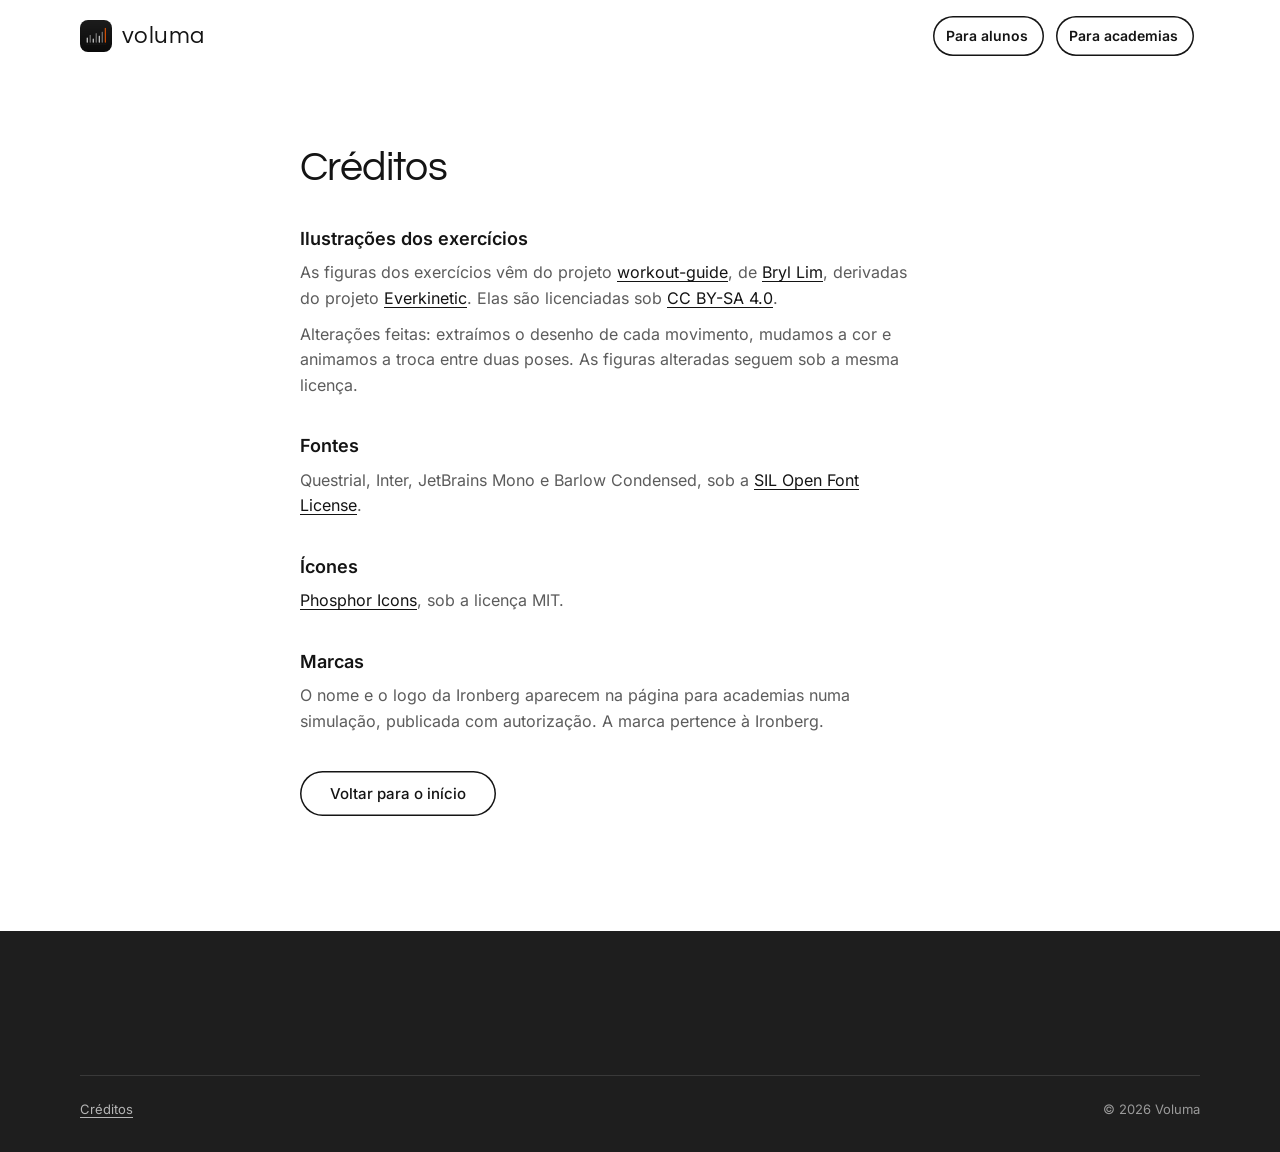
<file: creditos.html>
<!doctype html>
<html lang="pt-BR">
<head>
  <meta charset="utf-8">
  <meta name="viewport" content="width=device-width, initial-scale=1">
  <title>Créditos · Voluma</title>
  <meta name="description" content="Créditos e licenças das ilustrações, fontes e ícones usados no site do Voluma.">
  <meta name="theme-color" content="#FFFFFF">
  <meta name="color-scheme" content="light">
  <meta name="robots" content="noindex">
  <link rel="icon" type="image/png" href="assets/icon.png">
  <link rel="stylesheet" href="styles.css?v=24">
</head>
<body>
  <header class="nav">
    <div class="container nav__inner">
      <a class="brand" href="index.html" aria-label="Voluma, página inicial">
        <img src="assets/icon.png" alt="" width="32" height="32">
        <span translate="no">voluma</span>
      </a>
      <nav aria-label="Páginas">
        <a class="nav__switch" href="index.html">Para alunos</a>
        <a class="nav__switch" href="academias.html">Para academias</a>
      </nav>
    </div>
  </header>

  <main class="container credits">
    <h1 class="h2">Créditos</h1>

    <section aria-labelledby="cr-ilustracoes">
      <h2 id="cr-ilustracoes">Ilustrações dos exercícios</h2>
      <p>As figuras dos exercícios vêm do projeto <a href="https://github.com/bryllim/workout-guide">workout-guide</a>, de <a href="https://bryllim.com">Bryl Lim</a>, derivadas do projeto <a href="https://github.com/everkinetic/data">Everkinetic</a>. Elas são licenciadas sob <a href="https://creativecommons.org/licenses/by-sa/4.0/deed.pt-br">CC BY-SA 4.0</a>.</p>
      <p>Alterações feitas: extraímos o desenho de cada movimento, mudamos a cor e animamos a troca entre duas poses. As figuras alteradas seguem sob a mesma licença.</p>
    </section>

    <section aria-labelledby="cr-fontes">
      <h2 id="cr-fontes">Fontes</h2>
      <p>Questrial, Inter, JetBrains Mono e Barlow Condensed, sob a <a href="https://openfontlicense.org">SIL Open Font License</a>.</p>
    </section>

    <section aria-labelledby="cr-icones">
      <h2 id="cr-icones">Ícones</h2>
      <p><a href="https://phosphoricons.com">Phosphor Icons</a>, sob a licença MIT.</p>
    </section>

    <section aria-labelledby="cr-marcas">
      <h2 id="cr-marcas">Marcas</h2>
      <p>O nome e o logo da Ironberg aparecem na página para academias numa simulação, publicada com autorização. A marca pertence à Ironberg.</p>
    </section>

    <a class="btn btn--ghost" href="index.html">Voltar para o início</a>
  </main>

  <footer class="footer">
    <div class="container footer__legal">
      <p><a href="creditos.html">Créditos</a></p>
      <p>© 2026 Voluma</p>
    </div>
  </footer>
</body>
</html>
</file>
<file: styles.css>
/* Voluma landing, versao clara.
   Visual baseado na referencia SPIKE (Behance): fundo branco, cinzas #EEEEEF e
   #D9D9D9, grafite #3E3E3E, botoes pretos em pilula, display geometrico.
   O laranja da marca fica so como detalhe: grafico, caixa marcada, icone.
   As telas do app continuam escuras dentro do celular, como o app e.
   Raios: card 24, superficie interna 16, botao em pilula. */

@font-face {
  font-family: "Questrial";
  src: url("assets/fonts/questrial-latin-400-normal.woff2") format("woff2");
  font-weight: 400;
  font-display: swap;
}
@font-face {
  font-family: "Inter";
  src: url("assets/fonts/inter-latin-wght-normal.woff2") format("woff2-variations");
  font-weight: 100 900;
  font-display: swap;
}
@font-face {
  font-family: "JetBrains Mono";
  src: url("assets/fonts/jetbrains-mono-latin-wght-normal.woff2") format("woff2-variations");
  font-weight: 100 800;
  font-display: swap;
}

:root {
  color-scheme: light;
  --bg: #FFFFFF;
  --grey-1: #F4F4F5;
  --grey-2: #EEEEEF;
  --grey-3: #D9D9D9;
  --graphite: #3E3E3E;
  --ink: #141414;
  --ink-2: #5C5C5C;
  --line: #E2E2E4;
  --accent: #FF5C00;
  --r-card: 24px;
  --r-inner: 16px;
  --display: "Questrial", "Century Gothic", "Avenir Next", system-ui, sans-serif;
  --sans: "Inter", system-ui, -apple-system, "Segoe UI", sans-serif;
  --mono: "JetBrains Mono", ui-monospace, Consolas, monospace;
  --ease: cubic-bezier(0.23, 1, 0.32, 1);
  --ease-in-out: cubic-bezier(0.77, 0, 0.175, 1);
  --container: 1200px;
  --gutter: clamp(16px, 4vw, 40px);
  --shadow: 0 24px 48px -24px rgba(20, 20, 20, 0.22), 0 2px 6px rgba(20, 20, 20, 0.04);
  /* camadas: nav 10 */
}

*, *::before, *::after { box-sizing: border-box; }
html { scroll-behavior: smooth; scroll-padding-top: 84px; -webkit-text-size-adjust: 100%; -webkit-tap-highlight-color: transparent; scrollbar-color: #C9C9CC var(--bg); accent-color: var(--accent); caret-color: var(--accent); }
@media (pointer: fine) { html { overscroll-behavior: none; } }
body { margin: 0; background: var(--bg); color: var(--ink); font: 400 16px/1.6 var(--sans); -webkit-font-smoothing: antialiased; overflow-x: clip; }
img, svg { display: block; max-width: 100%; }
a { color: inherit; }
a, button { touch-action: manipulation; }
h1, h2, h3, p { margin: 0; }
ul, ol { margin: 0; padding: 0; list-style: none; }
::selection { background: var(--ink); color: #fff; }
:focus-visible { outline: 2px solid var(--ink); outline-offset: 3px; border-radius: 8px; }

main { overflow-x: clip; }
.container { width: 100%; max-width: var(--container); margin-inline: auto; padding-inline: var(--gutter); }
.center { display: flex; justify-content: center; }
.sr-only { position: absolute; width: 1px; height: 1px; overflow: hidden; clip: rect(0 0 0 0); white-space: nowrap; }
.skip { position: absolute; left: 16px; top: -48px; z-index: 30; padding: 8px 14px; border-radius: 999px; background: var(--ink); color: #fff; text-decoration: none; }
.skip:focus { top: 12px; }

/* Tipografia */
.display { font: 400 clamp(2.4rem, 4.4vw, 4rem)/1.12 var(--display); letter-spacing: -0.02em; text-wrap: pretty; max-width: 13ch; }
.h2 { font: 400 clamp(1.9rem, 3.2vw, 2.75rem)/1.15 var(--display); letter-spacing: -0.015em; text-wrap: balance; }
.h3 { font: 400 clamp(1.4rem, 2vw, 1.75rem)/1.2 var(--display); }
.lead { font-size: clamp(1rem, 1.25vw, 1.1rem); color: var(--ink-2); max-width: 42ch; }
.body { color: var(--ink-2); max-width: 56ch; }
.small { font-size: 14px; color: var(--ink-2); }

/* Botao preto em pilula, assinatura da referencia */
.btn {
  display: inline-flex;
  align-items: center;
  justify-content: center;
  gap: 10px;
  padding: 15px 30px;
  border: 0;
  border-radius: 999px;
  background: var(--ink);
  color: #fff;
  font: 500 15px/1 var(--sans);
  text-decoration: none;
  cursor: pointer;
  white-space: nowrap;
  transition: background-color 0.2s, transform 200ms var(--ease), box-shadow 200ms var(--ease);
}
.btn:hover { background: #2E2E2E; }
.btn:active { transform: scale(0.97); }

/* NAV */
.nav { position: sticky; top: 0; z-index: 10; background: rgba(255, 255, 255, 0.86); -webkit-backdrop-filter: blur(16px); backdrop-filter: blur(16px); }
.nav__inner { height: 72px; display: flex; align-items: center; justify-content: space-between; gap: 24px; padding-inline: max(var(--gutter), env(safe-area-inset-left)) max(var(--gutter), env(safe-area-inset-right)); }
.brand { display: inline-flex; align-items: center; gap: 10px; text-decoration: none; font: 400 24px/1 var(--display); letter-spacing: 0.02em; }
.brand img { border-radius: 8px; }
.nav nav { display: flex; gap: 6px; }
.nav nav a { padding: 8px 14px; border-radius: 999px; font-size: 14px; color: var(--ink); text-decoration: none; transition: background-color 0.2s; }
.nav nav a:hover { background: var(--grey-2); }
/* Troca de pagina (alunos <-> academias): primeiro item, em botao, sempre visivel. */
.nav nav { align-items: center; }
.nav nav a.nav__switch { display: inline-flex; align-items: center; gap: 8px; margin-right: 6px; padding: 9px 16px 9px 13px; border-radius: 999px; background: #fff; box-shadow: inset 0 0 0 1.5px var(--ink); color: var(--ink); font-weight: 600; transition: background-color 200ms var(--ease), color 200ms var(--ease), transform 160ms var(--ease); }
.nav__switch svg { width: 18px; height: 18px; fill: currentColor; flex: none; }
.nav nav a.nav__switch::after { display: none; }
.nav nav a.nav__switch:active { transform: scale(0.97); }
@media (hover: hover) and (pointer: fine) {
  .nav nav a.nav__switch:hover { background: var(--ink); color: #fff; }
}
/* Celular: segunda faixa no topo com todos os links em pilulas, sempre
   visivel. Se nao couber, arrasta para o lado. */
@media (max-width: 879px) {
  html { scroll-padding-top: 128px; }
  .nav__inner { flex-wrap: wrap; height: auto; row-gap: 10px; padding-top: 10px; padding-bottom: 10px; }
  .nav .nav__right { display: contents; }
  .nav .btn--sm { margin-left: auto; padding: 11px; }
  .nav .nav__cta-text { display: none; }
  .nav nav {
    order: 3;
    flex: 1 0 100%;
    gap: 6px;
    overflow-x: auto;
    overscroll-behavior-x: contain;
    scrollbar-width: none;
    margin-inline: calc(-1 * var(--gutter));
    padding: 2px calc(var(--gutter) + 28px) 2px var(--gutter);
    -webkit-mask: linear-gradient(90deg, #000 85%, transparent);
    mask: linear-gradient(90deg, #000 85%, transparent);
  }
  .nav nav::-webkit-scrollbar { display: none; }
  .nav nav a { flex: none; white-space: nowrap; padding: 8px 14px; border-radius: 999px; background: var(--grey-2); font-size: 14px; }
  .nav nav a::after { display: none; }
  .nav nav a.nav__switch { margin-right: 0; padding: 8px 14px 8px 11px; background: #fff; }
}

/* HERO */
.hero { position: relative; overflow: hidden; padding: clamp(16px, 3svh, 40px) 0 clamp(40px, 6svh, 72px); min-height: calc(100svh - 72px); display: grid; align-items: center; }
.hero__word {
  position: absolute;
  top: 50%;
  right: max(var(--gutter), 2.5vw);
  translate: 0 -50%;
  writing-mode: vertical-rl;
  rotate: 180deg;
  font: 400 min(8.5vw, 12svh, 9rem)/0.85 var(--display);
  letter-spacing: 0.04em;
  color: #FFFFFF;
  pointer-events: none;
}
.hero__disc {
  position: absolute;
  top: 50%;
  right: calc(-1 * clamp(260px, 22vw, 380px));
  width: min(clamp(560px, 50vw, 820px), calc(100svh - 96px));
  aspect-ratio: 1;
  translate: 0 -50%;
  border-radius: 50%;
  background: var(--graphite);
  display: flex;
  align-items: center;
  justify-content: flex-start;
  padding-left: clamp(70px, 6vw, 110px);
  pointer-events: none;
}
.hero__grid { position: relative; display: grid; grid-template-columns: minmax(0, 1fr) auto; align-items: center; gap: clamp(24px, 4vw, 64px); }
.hero__copy { display: grid; justify-items: start; gap: 26px; }
/* O celular fica sempre a esquerda da palavra; o --s e ajustado pelo JS
   para o topo inteiro (celular + miniaturas) caber na altura da tela. */
/* Um celular so, grande, a direita. As telas trocam pelos botoes em pilula
   embaixo do botao principal. O --s e ajustado pelo JS a altura da tela. */
.hero__stage { display: grid; justify-items: center; margin-right: calc(min(8.5vw, 12svh, 9rem) + clamp(28px, 4vw, 72px)); --s: 0.64; }
.phone-wrap--tilt { rotate: -7deg; filter: drop-shadow(0 40px 50px rgba(0, 0, 0, 0.28)); }
.switch-wrap { display: grid; justify-items: start; gap: 10px; margin-top: 8px; }
.switch-label { display: inline-flex; align-items: center; gap: 8px; font: 500 14px/1.3 var(--sans); color: var(--ink); }
.switch-label svg { width: 18px; height: 18px; fill: var(--accent); flex: none; }
.switch { display: flex; flex-wrap: wrap; gap: 4px; padding: 5px; border-radius: 999px; background: var(--grey-2); }
.switch__btn {
  display: inline-flex;
  align-items: center;
  gap: 8px;
  padding: 10px 16px;
  border: 0;
  border-radius: 999px;
  background: transparent;
  color: var(--ink);
  font: 500 14px/1 var(--sans);
  cursor: pointer;
  transition: background-color 200ms var(--ease), color 200ms var(--ease), transform 160ms var(--ease);
  position: relative;
  overflow: hidden;
}
/* Barrinha de progresso da demonstracao automatica: o botao enche e o
   celular troca quando ela completa. linear porque e progresso. */
.switch__btn::after { content: ""; position: absolute; left: 14px; right: 14px; bottom: 5px; height: 2px; border-radius: 2px; background: rgba(255, 255, 255, 0.7); transform: scaleX(0); transform-origin: left; }
.switch__btn.is-timing::after { animation: fillBar var(--dur, 3500ms) linear forwards; }
@keyframes fillBar { to { transform: scaleX(1); } }
/* Troca de tela: a nova desliza um pouco para cima enquanto aparece. */
.phone .screen { translate: 0 14px; }
.phone .screen.is-active { translate: 0 0; }
.switch__btn svg { width: 18px; height: 18px; fill: currentColor; flex: none; }
.switch__btn[aria-pressed="true"] { background: var(--ink); color: #fff; }
@media (max-width: 899px) {
  .hero__grid { grid-template-columns: 1fr; }
  .hero__stage { margin-right: 0; --s: 0.62; }
  .switch { display: grid; grid-template-columns: repeat(4, minmax(0, 1fr)); width: 100%; border-radius: 22px; }
  .switch__btn { flex-direction: column; gap: 6px; padding: 10px 4px 12px; font-size: 12px; }
  .switch__btn::after { left: 18px; right: 18px; bottom: 4px; }
  .switch-wrap { justify-items: stretch; }
  .switch-label svg { rotate: 90deg; }
  .hero__disc { top: auto; bottom: -160px; right: -220px; translate: none; width: 560px; }
  .hero__word { display: none; }
  .hero { min-height: 0; }
  .display { max-width: none; }
}

/* LOJAS */
.brands { padding: clamp(40px, 5vw, 64px) 0; text-align: center; }
.brands .h3 { margin-bottom: 6px; }
.brands__row { display: flex; justify-content: center; flex-wrap: wrap; gap: clamp(32px, 6vw, 80px); margin-top: 28px; }
.brand-logo { display: inline-flex; align-items: center; gap: 12px; font: 400 22px/1 var(--display); color: var(--ink); }
.brand-logo svg { width: 34px; height: 34px; fill: var(--ink); }

/* BLOCO DIVIDIDO */
.split { display: grid; grid-template-columns: 1fr 1fr 1fr 1fr; grid-template-rows: auto auto; margin-top: clamp(24px, 4vw, 48px); }
.split__dark { grid-column: 1 / 3; grid-row: 1 / 3; background: var(--graphite); display: grid; place-items: center; padding: clamp(24px, 4vw, 56px); min-height: clamp(380px, 42vw, 620px); }
.split__dark img { width: min(82%, 460px); height: auto; }
.split__panel { grid-column: 3 / 5; background: var(--grey-1); padding: clamp(32px, 5vw, 72px); display: grid; align-content: center; justify-items: start; gap: 20px; }
.split__tile { background: var(--grey-2); display: grid; place-items: center; padding: 28px; min-height: clamp(180px, 18vw, 280px); }
.split__tile--grey { background: var(--grey-3); }
.split__tile img { width: min(70%, 200px); height: auto; }
@media (max-width: 767px) {
  .split { grid-template-columns: 1fr 1fr; }
  .split__dark { grid-column: 1 / 3; grid-row: auto; min-height: 340px; }
  .split__panel { grid-column: 1 / 3; }
}

/* FAIXA DA MARCA */
.strip { display: flex; justify-content: center; padding: 20px 0; border-block: 1px solid var(--grey-3); overflow: hidden; white-space: nowrap; }
.strip__track { flex: none; display: flex; align-items: center; gap: clamp(18px, 3vw, 40px); }
.strip span { font: 400 clamp(1.6rem, 2.6vw, 2.3rem)/1 var(--display); color: var(--graphite); letter-spacing: 0.02em; }
.strip i { width: 10px; height: 10px; background: var(--grey-3); flex: none; }

/* COMO FUNCIONA */
.offer { padding: clamp(72px, 9vw, 128px) 0; overflow-x: clip; }
.offer__grid { display: grid; grid-template-columns: minmax(0, 1.1fr) minmax(0, 0.9fr); gap: clamp(40px, 6vw, 96px); align-items: center; }
.steps { display: grid; gap: 28px; margin-top: 36px; }
.steps li { display: grid; grid-template-columns: 40px 1fr; gap: 18px; align-items: start; }
.num { width: 40px; height: 40px; border-radius: 50%; background: var(--ink); color: #fff; display: grid; place-items: center; font: 600 15px/1 var(--sans); }
.steps h3 { font: 600 17px/1.3 var(--sans); margin: 8px 0 6px; }
.steps p { color: var(--ink-2); max-width: 46ch; font-size: 15px; }
.offer__visual { position: relative; padding: 20px 0 60px; justify-self: center; width: min(100%, 400px); }
.offer__visual::before { content: ""; position: absolute; inset: -40px -60px; background: radial-gradient(closest-side, var(--grey-2), transparent); z-index: -1; }
.pcard { background: #fff; border-radius: var(--r-card); padding: 18px 18px 22px; box-shadow: var(--shadow); width: 320px; max-width: 100%; }
.pcard__img { border-radius: var(--r-inner); background: #0A0A0A; color: #F5F5F5; display: grid; justify-items: center; gap: 8px; padding: 38px 16px 30px; }
.pcard__img b { font: 300 46px/1 var(--mono); letter-spacing: -0.03em; }
.pcard__img i, .big span { font: 400 13px/1 var(--sans); font-style: normal; color: #8A8A8A; margin-left: 4px; letter-spacing: normal; }
.pcard__img span { font: 500 11px/1 var(--sans); letter-spacing: 0.08em; color: #8A8A8A; }
.cnt, .pcard__img .cnt { font: inherit; letter-spacing: inherit; color: inherit; font-variant-numeric: tabular-nums; }
.pcard h3 { font: 600 16px/1.3 var(--sans); margin: 18px 4px 4px; }
.pcard__meta { display: flex; gap: 12px; padding: 0 4px; color: var(--ink-2); font-size: 13px; }
.pcard__meta span + span { padding-left: 12px; border-left: 1px solid var(--grey-3); }
.pcard__days { display: flex; gap: 8px; padding: 16px 4px 0; }
.pcard__days i { width: 20px; height: 20px; border-radius: 6px; background: var(--grey-2); }
.pcard__days i.on { background: var(--accent); }
.pcard__foot { padding: 14px 4px 0; font-size: 13px; color: var(--ink-2); }
.mini { position: absolute; right: -28px; bottom: 0; display: flex; gap: 12px; align-items: center; background: #fff; border-radius: 18px; padding: 14px 18px 14px 14px; box-shadow: var(--shadow); }
.mini small { display: block; font-size: 11px; color: var(--ink-2); }
.mini b { display: block; font: 600 14px/1.3 var(--sans); }
.mini__days { display: flex; gap: 4px; margin-top: 6px; }
.mini__days i { width: 9px; height: 9px; border-radius: 3px; background: var(--grey-3); }
.mini__days i.on { background: var(--c); }
.avatar { width: 40px; height: 40px; flex: none; border-radius: 50%; display: grid; place-items: center; font: 600 13px/1 var(--sans); color: #000; background: var(--c); }
@media (max-width: 899px) {
  .offer__grid { grid-template-columns: 1fr; }
  .mini { right: 0; }
}

/* MOVIMENTOS */
.collection { padding: clamp(40px, 6vw, 80px) 0 clamp(72px, 9vw, 120px); }
.collection .container > .body { margin-top: 12px; }
.cards { display: grid; grid-template-columns: repeat(3, minmax(0, 1fr)); gap: clamp(16px, 2.4vw, 32px); margin: 40px 0 36px; }
.mcard { background: #fff; border-radius: var(--r-card); padding: 14px 14px 20px; box-shadow: var(--shadow); transition: transform 0.3s var(--ease), box-shadow 0.3s var(--ease); }
.mcard__img { aspect-ratio: 1; border-radius: var(--r-inner); background: var(--grey-2); display: grid; place-items: center; }
.mcard__img img { width: 72%; height: auto; }
.card:nth-child(3n+2) .mcard__img { background: var(--grey-1); }
.mcard h3 { font: 600 16px/1.3 var(--sans); margin: 18px 6px 6px; }
.mcard p { display: flex; gap: 12px; padding: 0 6px; font-size: 13px; color: var(--ink-2); }
.mcard p span + span { padding-left: 12px; border-left: 1px solid var(--grey-3); }
.js .cards:not(.is-open) [data-more] { display: none; }
@media (max-width: 899px) { .cards { grid-template-columns: repeat(2, minmax(0, 1fr)); } }
@media (max-width: 519px) { .cards { grid-template-columns: 1fr; } }

/* NUMEROS: faixa escura, cards claros */
.band { position: relative; overflow: hidden; background: #1E1E1E; color: #fff; padding: clamp(72px, 9vw, 120px) 0; text-align: center; }
.band__bg { position: absolute; left: 50%; top: 50%; width: min(900px, 120vw); height: auto; translate: -50% -50%; opacity: 0.05; pointer-events: none; }
.band .container { position: relative; }
.band .h2 { margin-inline: auto; }
.band .body { color: #B5B5B5; margin: 12px auto 0; }
.band__cards { display: grid; grid-template-columns: repeat(3, minmax(0, 1fr)); gap: clamp(16px, 2.4vw, 32px); margin-top: 48px; text-align: left; }
.dcard { background: var(--grey-2); color: var(--ink); border-radius: var(--r-card); padding: 26px; display: flex; flex-direction: column; gap: 16px; min-height: 340px; }
.dcard h3 { font: 400 22px/1.2 var(--display); }
.dcard__note { font-size: 13px; color: var(--ink-2); }
.big { font: 300 clamp(2.6rem, 4vw, 3.2rem)/1 var(--mono); letter-spacing: -0.03em; font-variant-numeric: tabular-nums; }
.chart { flex: 1; min-height: 170px; }
.chart svg { width: 100%; height: 100%; overflow: visible; }
.chart text { font: 400 11px var(--mono); fill: var(--ink-2); font-variant-numeric: tabular-nums; }
.chart--line { flex: 1; min-height: 110px; }
.matrix { display: grid; grid-auto-flow: column; grid-template-rows: repeat(7, 1fr); gap: 4px; margin-top: auto; }
.matrix i { aspect-ratio: 1; border-radius: 3px; background: var(--grey-3); }
.matrix i[data-l="1"] { background: #A9A9AD; }
.matrix i[data-l="2"] { background: #7A7A7E; }
.matrix i[data-l="3"] { background: #4A4A4D; }
.matrix i[data-l="4"] { background: var(--ink); }
@media (max-width: 899px) { .band__cards { grid-template-columns: 1fr; } .dcard { min-height: 300px; } }

/* ACADEMIAS: card branco sobre painel cinza */
.gyms { padding: clamp(72px, 9vw, 128px) 0; }
.gyms__wrap { display: grid; grid-template-columns: minmax(0, 1fr) minmax(0, 1fr); align-items: center; }
.gyms__card { position: relative; z-index: 1; background: #fff; border-radius: var(--r-card); box-shadow: var(--shadow); padding: clamp(28px, 4vw, 52px); display: grid; gap: 18px; margin-right: -80px; }
.gyms__panel { background: var(--grey-2); border-radius: var(--r-card); min-height: 420px; display: grid; place-content: center; justify-items: center; gap: 14px; padding: 48px 48px 48px 128px; }
.swatches { display: flex; flex-wrap: wrap; gap: 8px; margin-top: 4px; }
.swatch { display: inline-flex; align-items: center; gap: 10px; padding: 10px 16px 10px 10px; border: 1px solid var(--line); border-radius: 999px; background: #fff; color: var(--ink); font: 500 14px/1 var(--sans); cursor: pointer; transition: border-color 0.2s, background-color 0.2s, transform 0.15s var(--ease); }
.swatch::before { content: ""; width: 18px; height: 18px; border-radius: 6px; background: var(--c); }
.swatch:hover { background: var(--grey-1); }
.swatch:active { transform: scale(0.97); }
.swatch[aria-pressed="true"] { border-color: var(--ink); }
.app-icon { width: 120px; height: 120px; border-radius: 28px; background: linear-gradient(180deg, #1C1C1C, #0D0D0D); box-shadow: 0 24px 40px -20px rgba(0, 0, 0, 0.6); display: flex; align-items: flex-end; justify-content: center; gap: 7px; padding: 0 20px 30px; position: relative; }
.app-icon::after { content: ""; position: absolute; left: 20px; right: 20px; bottom: 23px; height: 2px; background: #333; }
.app-icon span { width: 7px; border-radius: 4px; background: #F5F5F5; }
.app-icon span:nth-child(2n) { background: #8C8C8C; }
.app-icon span:nth-child(1) { height: 26px; } .app-icon span:nth-child(2) { height: 37px; }
.app-icon span:nth-child(3) { height: 21px; } .app-icon span:nth-child(4) { height: 46px; }
.app-icon span:nth-child(5) { height: 35px; } .app-icon span:nth-child(6) { height: 53px; }
.app-icon span.hi { height: 72px; background: var(--gym); transition: background-color 0.4s var(--ease); }
.app-name { font: 400 18px/1 var(--display); }
.gyms__btn { margin-top: 18px; border-radius: 999px; padding: 15px 24px; font: 500 14px/1 var(--sans); color: #000; background: var(--gym); white-space: nowrap; transition: background-color 0.4s var(--ease); }
@media (max-width: 899px) {
  .gyms__wrap { grid-template-columns: 1fr; }
  .gyms__card { margin: 0 0 -48px; }
  .gyms__panel { padding: 96px 24px 48px; min-height: 360px; }
}

/* DUVIDAS */
.faq { padding: 0 0 clamp(72px, 9vw, 128px); }
.faq__inner { max-width: 820px; display: grid; gap: 32px; }
.faq details { border-top: 1px solid var(--line); }
.faq details:last-child { border-bottom: 1px solid var(--line); }
.faq summary { list-style: none; cursor: pointer; display: flex; justify-content: space-between; align-items: center; gap: 24px; padding: 22px 4px; font: 500 clamp(1rem, 1.6vw, 1.1rem)/1.35 var(--sans); }
.faq summary::-webkit-details-marker { display: none; }
.faq summary::after { content: ""; flex: none; width: 11px; height: 11px; border-right: 1.5px solid var(--ink); border-bottom: 1.5px solid var(--ink); transform: translateY(-3px) rotate(45deg); transition: transform 0.3s var(--ease); }
.faq details[open] summary::after { transform: translateY(2px) rotate(225deg); }
.faq summary:hover { color: #000; }
.faq details p { color: var(--ink-2); max-width: 62ch; padding: 0 4px 24px; }

/* RODAPE escuro */
.footer { background: #1E1E1E; color: #fff; padding: clamp(56px, 7vw, 88px) 0 32px; }
.footer__grid { display: grid; grid-template-columns: 1.4fr 1fr 1fr; gap: 40px; }
.footer__logo { font: 400 44px/1 var(--display); letter-spacing: 0.02em; }
.footer__brand p { color: #B5B5B5; font-size: 14px; max-width: 34ch; margin-top: 18px; }
.footer h2 { font: 600 15px/1 var(--sans); margin-bottom: 18px; }
.footer nav { display: grid; align-content: start; gap: 12px; }
.footer nav a { color: #B5B5B5; text-decoration: none; font-size: 14px; transition: color 0.2s; }
.footer nav a:hover { color: #fff; }
.footer__stores { display: grid; align-content: start; justify-items: start; gap: 12px; }
.store { display: inline-flex; align-items: center; gap: 12px; padding: 10px 20px 10px 16px; border-radius: 999px; border: 1px solid rgba(255, 255, 255, 0.18); }
.store svg { width: 24px; height: 24px; fill: #fff; flex: none; }
.store > span { display: flex; flex-direction: column; font: 500 15px/1.15 var(--sans); white-space: nowrap; }
.store small { font-size: 11px; font-weight: 400; color: #B5B5B5; }
.footer__legal { display: flex; justify-content: space-between; gap: 24px; flex-wrap: wrap; margin-top: 56px; padding-top: 0; background: linear-gradient(rgba(255, 255, 255, 0.12), rgba(255, 255, 255, 0.12)) top / 100% 1px no-repeat content-box; font-size: 13px; color: #9A9A9A; }
.footer__legal p { margin-top: 24px; }
.footer__legal a { color: #fff; text-underline-offset: 3px; }
@media (max-width: 767px) { .footer__grid { grid-template-columns: 1fr; } }

/* ========== CELULAR: telas do app, tokens escuros do app ========== */
.phone-wrap { width: calc(390px * var(--s)); height: calc(844px * var(--s)); position: relative; }
.phone {
  --text: #F5F5F5; --text-2: #8A8A8A; --divider: rgba(255, 255, 255, 0.12); --border-strong: rgba(255, 255, 255, 0.18); --s2: rgba(255, 255, 255, 0.08);
  position: absolute; top: 0; left: 0; width: 390px; height: 844px; transform: scale(var(--s)); transform-origin: 0 0;
  border-radius: 58px; background: #050505; padding: 11px; color: var(--text);
  box-shadow: 0 0 0 1px rgba(0, 0, 0, 0.5), inset 0 0 0 1px rgba(255, 255, 255, 0.08);
}
.phone::after { content: ""; position: absolute; top: 22px; left: 50%; width: 118px; height: 34px; margin-left: -59px; border-radius: 999px; background: #000; z-index: 3; }
.screen {
  position: absolute; inset: 11px; overflow: hidden; border-radius: 47px; color: #F5F5F5;
  --text: #F5F5F5; --text-2: #8A8A8A; --divider: rgba(255, 255, 255, 0.12); --border-strong: rgba(255, 255, 255, 0.18); --s2: rgba(255, 255, 255, 0.08);
  background:
    radial-gradient(420px 360px at 85% 6%, rgba(255, 255, 255, 0.09), transparent 70%),
    radial-gradient(360px 320px at 0% 55%, rgba(255, 255, 255, 0.06), transparent 70%),
    radial-gradient(380px 300px at 80% 100%, rgba(255, 255, 255, 0.05), transparent 70%),
    #0A0A0A;
  font: 400 15px/1.35 var(--sans);
}
.phone .screen { opacity: 0; transition: opacity 0.35s var(--ease), translate 0.45s var(--ease); }
.phone .screen.is-active { opacity: 1; }
.screen .card { position: relative; background: rgba(255, 255, 255, 0.06); padding: 18px 20px; border-radius: 24px; box-shadow: inset 0 1px 0 rgba(255, 255, 255, 0.14), inset 0 0 0 1px rgba(255, 255, 255, 0.05); }

.status { height: 54px; padding: 18px 0 0 34px; font: 600 15px/1 var(--sans); }
.app-head { padding: 6px 20px 14px; }
.app-head--back { display: flex; align-items: center; gap: 12px; }
.app-title { font: 500 30px/1.15 var(--sans); letter-spacing: -0.02em; }
.app-title--sm { font-size: 22px; }
.app-sub { color: var(--text-2); font-size: 13px; margin-top: 2px; }
.back { width: 38px; height: 38px; border-radius: 999px; display: grid; place-items: center; background: rgba(255, 255, 255, 0.09); flex: none; }
.back svg { width: 18px; height: 18px; fill: var(--text); }
.app-body { padding: 0 20px; display: grid; gap: 12px; }
.lbl { font: 500 12px/1 var(--sans); letter-spacing: 0.08em; color: var(--text-2); }
.lbl--section { margin: 10px 0 0 4px; }
.sec { font: 500 19px/1.25 var(--sans); margin: 6px 0 2px; }
.sec--sm { font-size: 17px; margin: 0 0 2px; }
.meta { color: var(--text-2); font-size: 13px; }
.mono-sm { font: 400 12px/1 var(--mono); color: var(--text-2); }
.today-head { display: flex; justify-content: space-between; align-items: flex-start; gap: 16px; margin-bottom: 10px; }
.ring { position: relative; width: 52px; height: 52px; flex: none; }
.ring svg { width: 100%; height: 100%; transform: rotate(-90deg); }
.ring circle { fill: none; stroke: rgba(255, 255, 255, 0.12); stroke-width: 3; }
.ring .ring__arc { stroke: var(--text); stroke-linecap: round; stroke-dasharray: 119.4; stroke-dashoffset: calc(119.4 * (1 - var(--p))); }
.ring span { position: absolute; inset: 0; display: grid; place-items: center; font: 300 17px/1 var(--mono); }
.ex-row, .row { display: flex; justify-content: space-between; align-items: center; gap: 16px; padding: 11px 0; border-top: 0.5px solid var(--divider); white-space: nowrap; }
.btn-accent { border-radius: 999px; padding: 16px 20px; text-align: center; font: 500 16px/1 var(--sans); background: var(--accent); color: #000; box-shadow: 0 0 24px -2px rgba(255, 92, 0, 0.55); }
.btn-inline { border-radius: 999px; padding: 15px; text-align: center; background: var(--s2); font: 500 15px/1 var(--sans); }
.stats { display: grid; grid-template-columns: repeat(3, 1fr); text-align: center; }
.stats > div { display: grid; gap: 4px; padding: 4px 0; }
.stats > div + div { border-left: 0.5px solid var(--divider); }
.stats b { font: 300 20px/1.1 var(--mono); }
.stats i, .set__val i, .result-hero i { font: 400 12px/1 var(--sans); font-style: normal; color: var(--text-2); margin-left: 3px; letter-spacing: normal; }
.stats span { color: var(--text-2); font-size: 12px; }
.screen .matrix { gap: 3px; margin-top: 18px; }
.screen .matrix i { border-radius: 2px; background: rgba(255, 255, 255, 0.07); }
.screen .matrix i[data-l="1"] { background: rgba(245, 245, 245, 0.28); }
.screen .matrix i[data-l="2"] { background: rgba(245, 245, 245, 0.5); }
.screen .matrix i[data-l="3"] { background: rgba(245, 245, 245, 0.74); }
.screen .matrix i[data-l="4"] { background: #F5F5F5; }
.tabbar { position: absolute; left: 20px; right: 20px; bottom: 26px; height: 64px; border-radius: 999px; display: flex; justify-content: space-around; align-items: center; background: rgba(30, 30, 30, 0.92); box-shadow: inset 0 1px 0 rgba(255, 255, 255, 0.16), 0 0 0 1px rgba(255, 255, 255, 0.06); }
.tabbar svg { width: 24px; height: 24px; fill: #5E5E5E; }
.tabbar svg.on { fill: var(--text); }
.card--list { padding: 4px 20px; }
.day { display: flex; justify-content: space-between; align-items: center; padding: 11px 0; }
.day + .day { border-top: 0.5px solid var(--divider); }
.day b { display: block; font-weight: 500; }
.day span { color: var(--text-2); font-size: 13px; }
.day--rest b { color: var(--text-2); }
.day em { font: 500 11px/1 var(--sans); font-style: normal; letter-spacing: 0.08em; padding: 6px 10px; border-radius: 999px; background: var(--s2); }
.card--row { display: flex; align-items: center; gap: 14px; }
.card--row img { width: 44px; height: 44px; opacity: 0.6; }
.card--row b { display: block; font-weight: 500; }
.card--next { padding-block: 14px; }
.card--next img { opacity: 0.85; }
.ex-head { display: flex; align-items: center; gap: 14px; margin-bottom: 14px; }
.ex-head img { width: 52px; height: 52px; border-radius: 14px; background: var(--s2); padding: 4px; opacity: 0.85; }
.set { border-radius: 14px; background: var(--s2); padding: 10px 12px; margin-top: 8px; border: 1px solid transparent; transition: background-color 0.3s, border-color 0.3s; }
.set.is-next { background: rgba(255, 255, 255, 0.11); border-color: var(--border-strong); }
.set.is-next .lbl { color: var(--text); }
.set__line { display: flex; align-items: center; gap: 12px; min-height: 36px; }
.set__line .lbl { width: 62px; flex: none; }
.set__val { flex: 1; text-align: right; font: 300 20px/1 var(--mono); }
.cell { width: 30px; height: 30px; border-radius: 10px; border: 1px solid var(--border-strong); display: grid; place-items: center; flex: none; transition: background-color 0.25s var(--ease), box-shadow 0.25s var(--ease), border-color 0.25s; }
.cell svg { width: 16px; height: 16px; fill: #000; opacity: 0; transform: scale(0.6); transition: opacity 0.2s, transform 0.3s var(--ease); }
.set.is-done .cell { background: var(--accent); border-color: var(--accent); box-shadow: 0 0 14px -2px rgba(255, 92, 0, 0.7); }
.set.is-done .cell svg { opacity: 1; transform: none; }
.set .meta { padding: 2px 0 0 74px; font-size: 12px; }
.steppers { display: grid; grid-template-columns: 1fr 1fr; gap: 8px; margin-top: 10px; padding-top: 10px; border-top: 0.5px solid var(--divider); }
.set.is-done .steppers { display: none; }
.stepper { display: grid; gap: 6px; }
.stepper__ctl { display: flex; align-items: center; justify-content: space-between; border-radius: 999px; background: var(--s2); padding: 6px 10px; }
.stepper__ctl svg { width: 14px; height: 14px; fill: var(--text-2); }
.stepper__ctl b { font: 300 15px/1 var(--mono); }
.finish { position: absolute; left: 20px; right: 20px; bottom: 30px; border-radius: 999px; padding: 18px; text-align: center; font: 500 16px/1 var(--sans); background: rgba(30, 30, 30, 0.92); box-shadow: inset 0 1px 0 rgba(255, 255, 255, 0.16), 0 0 0 1px rgba(255, 255, 255, 0.06); }
.result-hero { display: grid; justify-items: center; gap: 10px; padding: 26px 0 18px; text-align: center; }
.result-hero b { font: 300 56px/1 var(--mono); letter-spacing: -0.03em; }
.result-hero i { font-size: 15px; }
.result-hero p { font-size: 15px; }
.card--rows { padding: 6px 20px; }
.card--rows .lbl { padding: 12px 0 6px; }
.card--rows .row:first-child { border-top: 0; }

/* ========== PAGINA PARA ACADEMIAS ==========
   Mesmo sistema da pagina principal; o que e so dela fica aqui. */
.btn svg { width: 20px; height: 20px; fill: currentColor; flex: none; }
.btn--sm { padding: 11px 18px; font-size: 14px; }
.btn--ghost { background: transparent; color: var(--ink); box-shadow: inset 0 0 0 1.5px var(--ink); }
.btn--ghost:hover { background: var(--grey-2); }
.btn--light { background: #fff; color: var(--ink); }
.btn--light:hover { background: var(--grey-2); }
.nav__right { display: flex; align-items: center; gap: 12px; }
.actions { display: flex; flex-wrap: wrap; gap: 12px; }

.gh { position: relative; overflow: hidden; padding: clamp(24px, 4svh, 48px) 0 clamp(56px, 8vw, 96px); }
.gh__grid { display: grid; grid-template-columns: minmax(0, 1fr) minmax(0, 0.9fr); gap: clamp(32px, 5vw, 72px); align-items: center; }
.gh__copy { display: grid; justify-items: start; gap: 22px; }
.gh .display { max-width: 18ch; font-size: clamp(2.1rem, 3.5vw, 3.2rem); }
.config { display: grid; gap: 14px; margin-top: 4px; padding: 20px; border-radius: var(--r-card); background: var(--grey-1); width: min(100%, 470px); }
.config__title { font: 600 15px/1.3 var(--sans); }
.field { display: grid; gap: 6px; }
.field label { font: 500 13px/1.2 var(--sans); }
.field input { font: 400 16px/1.2 var(--sans); padding: 12px 14px; border-radius: 12px; border: 1px solid var(--grey-3); background: #fff; color: var(--ink); width: 100%; }
.field input::placeholder { color: #6E6E73; }
.field input:focus-visible { outline: 2px solid var(--ink); outline-offset: 1px; border-color: var(--ink); }
.field__help { font-size: 12px; color: var(--ink-2); }
.config__note { display: grid; grid-template-columns: 22px 1fr; gap: 10px; align-items: start; margin-top: 4px; padding-top: 14px; border-top: 1px solid var(--grey-3); font-size: 14px; line-height: 1.5; color: var(--ink-2); }
.config__note svg { width: 22px; height: 22px; fill: var(--ink); margin-top: 1px; }
.config__note b { color: var(--ink); font-weight: 600; }
.gh__visual { position: relative; display: grid; place-items: center; min-height: calc(844px * var(--s) + 40px); --s: 0.6; }
.gh__disc { position: absolute; top: 50%; left: 55%; width: min(600px, 100%); aspect-ratio: 1; translate: -50% -50%; border-radius: 50%; background: var(--graphite); }
.gh__visual .phone-wrap { rotate: -6deg; filter: drop-shadow(0 40px 50px rgba(0, 0, 0, 0.3)); }
[data-gym-demo] .btn-accent { background: var(--gym); box-shadow: 0 0 24px -2px color-mix(in srgb, var(--gym) 55%, transparent); transition: background-color 0.4s var(--ease), box-shadow 0.4s var(--ease); }
.store-card { position: absolute; left: 0; bottom: 10%; display: flex; align-items: center; gap: 14px; padding: 14px 20px 14px 14px; background: #fff; border-radius: 20px; box-shadow: var(--shadow); max-width: 300px; }
.store-card b { display: block; font: 600 16px/1.2 var(--sans); }
.store-card small { display: block; font-size: 12px; color: var(--ink-2); margin-top: 3px; }
.app-icon--sm { zoom: 0.5; }
.app-icon--md { zoom: 0.7; }
[data-gym-demo-copy] { --gym: #FF5C00; }
@media (max-width: 899px) {
  .gh__grid { grid-template-columns: 1fr; }
  .gh__visual { --s: 0.56; margin-top: 12px; }
  .store-card { left: 0; bottom: 0; }
  .gh .display { max-width: none; }
}

.listing { background: #fff; border-radius: var(--r-card); box-shadow: var(--shadow); padding: 26px; width: min(100%, 420px); display: grid; gap: 20px; }
.listing__head { display: flex; align-items: center; gap: 16px; }
.listing__head b { display: block; font: 600 20px/1.2 var(--sans); }
.listing__head small { display: block; font-size: 13px; color: var(--ink-2); margin-top: 4px; }
.listing__badge { justify-self: start; padding: 8px 14px; border-radius: 999px; background: var(--grey-2); font: 500 13px/1 var(--sans); }
.listing ul { display: grid; gap: 12px; }
.listing li { display: grid; grid-template-columns: 22px 1fr; gap: 12px; font-size: 14px; color: var(--ink-2); }
.listing li svg { width: 20px; height: 20px; fill: var(--ink); margin-top: 1px; }

.band .lead-dark { color: #B5B5B5; max-width: 56ch; margin: 12px auto 0; }
.vgrid { display: grid; grid-template-columns: repeat(2, minmax(0, 1fr)); gap: clamp(16px, 2.4vw, 28px); margin-top: 48px; text-align: left; }
.vcard { background: var(--grey-2); color: var(--ink); border-radius: var(--r-card); padding: clamp(24px, 3vw, 34px); display: grid; gap: 12px; align-content: start; }
.vcard__icon { width: 52px; height: 52px; border-radius: 50%; background: var(--ink); display: grid; place-items: center; margin-bottom: 6px; }
.vcard__icon svg { width: 26px; height: 26px; fill: #fff; }
.vcard h3 { font: 400 clamp(1.3rem, 2vw, 1.55rem)/1.2 var(--display); }
.vcard p { color: var(--ink-2); max-width: 46ch; }
@media (max-width: 767px) { .vgrid { grid-template-columns: 1fr; } }

.cta-final { background: var(--graphite); color: #fff; padding: clamp(72px, 9vw, 120px) 0; text-align: center; }
.cta-final .container { display: grid; justify-items: center; gap: 20px; }
.cta-final .h2 { max-width: 20ch; }
.cta-final p { color: #D2D2D2; max-width: 50ch; }
.band .lead-dark, .band .body, .cta-final p, .case__note { text-wrap: balance; }
.config__note a { color: var(--ink); font-weight: 600; text-underline-offset: 3px; }

/* ========== EXEMPLO PRONTO: a Ironberg (simulacao autorizada) ==========
   As telas sao as mesmas do Voluma. O atributo data-look da secao troca o
   tema: "ironberg" (preto, grafite e vermelho, titulos condensados) ou
   "voluma" (o padrao escuro). */
@font-face { font-family: "Barlow Condensed"; src: url("assets/fonts/barlow-condensed-latin-700-normal.woff2") format("woff2"); font-weight: 700; font-style: normal; font-display: swap; }
@font-face { font-family: "Barlow Condensed"; src: url("assets/fonts/barlow-condensed-latin-800-normal.woff2") format("woff2"); font-weight: 800; font-style: normal; font-display: swap; }
@font-face { font-family: "Barlow Condensed"; src: url("assets/fonts/barlow-condensed-latin-800-italic.woff2") format("woff2"); font-weight: 800; font-style: italic; font-display: swap; }
.case { --cond: "Barlow Condensed", "Arial Narrow", sans-serif; --red: #D20000; --neon: #F20404; padding: clamp(72px, 9vw, 128px) 0; background: var(--grey-1); overflow-x: clip; }
.case__head { display: grid; grid-template-columns: minmax(0, 1fr) minmax(0, 420px); gap: clamp(32px, 5vw, 72px); align-items: end; }
.case__copy { display: grid; justify-items: start; gap: 18px; }
.case__tag { font: 500 13px/1 var(--sans); padding: 8px 14px; border-radius: 999px; background: #fff; color: var(--ink-2); box-shadow: inset 0 0 0 1px var(--line); }
.case .lead { max-width: 52ch; }
.seg { display: inline-flex; gap: 4px; padding: 4px; border-radius: 999px; background: #fff; box-shadow: inset 0 0 0 1px var(--line); }
.seg button { border: 0; background: transparent; padding: 11px 18px; border-radius: 999px; font: 500 14px/1 var(--sans); color: var(--ink-2); cursor: pointer; transition: background-color 0.25s var(--ease), color 0.25s var(--ease), transform 0.15s var(--ease); }
.seg button:hover { color: var(--ink); }
.seg button:active { transform: scale(0.97); }
.seg button[aria-pressed="true"] { background: var(--ink); color: #fff; }
.seg button:focus-visible { outline: 2px solid var(--ink); outline-offset: 2px; }

.kit { background: #fff; border-radius: var(--r-card); box-shadow: var(--shadow); padding: 24px; display: grid; gap: 20px; }
.kit__brand { display: flex; align-items: center; gap: 14px; }
.kit__brand b { display: block; font: 800 28px/1 var(--cond); letter-spacing: 0.01em; text-transform: uppercase; color: #080808; }
.kit__brand small { display: block; font-size: 13px; color: var(--ink-2); margin-top: 6px; }
.kit__colors { display: grid; grid-template-columns: repeat(3, minmax(0, 1fr)); gap: 10px; }
.chip { display: grid; gap: 4px; }
.chip i { height: 48px; border-radius: 12px; background: var(--c); box-shadow: inset 0 0 0 1px rgba(0, 0, 0, 0.07); margin-bottom: 4px; }
.chip b { font: 500 13px/1.2 var(--sans); }
.chip code { font: 400 11px/1 var(--mono); color: var(--ink-2); }
.kit__list { display: grid; gap: 10px; padding-top: 16px; border-top: 1px solid var(--line); }
.kit__list li { display: grid; grid-template-columns: 20px 1fr; gap: 10px; font-size: 14px; color: var(--ink-2); }
.kit__list svg { width: 18px; height: 18px; fill: var(--ink); margin-top: 2px; }


.case__phones { --s: 0.56; display: grid; grid-template-columns: repeat(4, max-content); justify-content: space-between; gap: 24px; margin-top: clamp(40px, 6vw, 72px); }
.case__item { display: grid; justify-items: center; gap: 16px; margin: 0; }
.case__item .phone-wrap { filter: drop-shadow(0 30px 40px rgba(0, 0, 0, 0.2)); }
.case__item figcaption { font: 500 14px/1 var(--sans); color: var(--ink-2); }
.case__note { margin-top: 36px; text-align: center; font-size: 13px; color: var(--ink-2); }

/* Telas que existem nas duas versoes */
.splash { display: grid; place-items: center; }
.splash__in { display: grid; justify-items: center; gap: 26px; }
.splash__in img { width: 104px; height: 104px; border-radius: 26px; }
.splash__voluma { font: 400 34px/1 var(--display); color: #F5F5F5; }
.app-head--brand { display: flex; justify-content: space-between; align-items: center; gap: 12px; }
.tag { display: inline-block; margin-top: 10px; padding: 6px 9px; border-radius: 999px; font: 600 10px/1 var(--sans); letter-spacing: 0.08em; }
.scope { justify-self: start; padding: 8px 12px; border-radius: 999px; background: var(--s2); font: 500 12px/1 var(--sans); color: var(--text-2); }
.card--rank { padding: 6px 20px; }
.rank { display: flex; align-items: center; gap: 12px; padding: 10px 0; }
.rank + .rank { border-top: 0.5px solid var(--divider); }
.rank__pos { width: 16px; flex: none; text-align: center; font: 400 14px/1 var(--mono); color: var(--text-2); }
.av { width: 34px; height: 34px; flex: none; border-radius: 50%; display: grid; place-items: center; background: var(--av); color: #fff; font: 600 12px/1 var(--sans); }
.rank__name { flex: 1; font-weight: 500; }
.rank b { font: 300 18px/1 var(--mono); }
.rank b i { font: 400 11px/1 var(--sans); font-style: normal; color: var(--text-2); margin-left: 4px; }
.rank.is-me { margin-inline: -12px; padding-inline: 12px; border-radius: 14px; background: var(--s2); }
.rank.is-me, .rank.is-me + .rank { border-top-color: transparent; }
.rank__foot { font-size: 12px; color: var(--text-2); text-align: center; }

/* Mostra so o que e de cada versao */
.case:not([data-look="ironberg"]) .only-ironberg,
.case:not([data-look="garra"]) .only-garra,
.case:not([data-look="voluma"]) .only-voluma,
.case[data-look="garra"] .not-garra,
.case[data-look="voluma"] .not-voluma { display: none; }

/* Versao Ironberg: preto, grafite e vermelho; titulos condensados como no site deles */
.case[data-look="ironberg"] .screen {
  --text: #F4F4F4; --text-2: #9A9A9A; --divider: rgba(255, 255, 255, 0.09); --border-strong: rgba(255, 255, 255, 0.2); --s2: rgba(255, 255, 255, 0.06);
  background:
    radial-gradient(420px 320px at 90% 0%, rgba(210, 0, 0, 0.24), transparent 70%),
    linear-gradient(180deg, #131315 0%, #080808 60%);
}
.case[data-look="ironberg"] .screen.splash {
  background:
    radial-gradient(360px 360px at 50% 42%, rgba(210, 0, 0, 0.38), transparent 70%),
    #040404;
}
.case[data-look="ironberg"] .screen .card { background: #151517; box-shadow: inset 0 1px 0 rgba(255, 255, 255, 0.07), inset 0 0 0 1px rgba(255, 255, 255, 0.05); }
.case[data-look="ironberg"] .app-title { font: 800 38px/1 var(--cond); text-transform: uppercase; letter-spacing: 0.01em; }
.case[data-look="ironberg"] .app-title--sm { font-size: 30px; }
.case[data-look="ironberg"] .sec { font: 700 24px/1.1 var(--cond); text-transform: uppercase; letter-spacing: 0.01em; }
.case[data-look="ironberg"] .sec--sm { font-size: 21px; }
.case[data-look="ironberg"] .lbl--section { color: var(--neon); }
.case[data-look="ironberg"] .tag { color: #FF5A5A; box-shadow: inset 0 0 0 1px rgba(242, 4, 4, 0.6); }
.case[data-look="ironberg"] .ring .ring__arc { stroke: var(--neon); }
.case[data-look="ironberg"] .btn-accent,
.case[data-look="ironberg"] .finish { background: var(--red); color: #fff; font: 700 20px/1 var(--cond); letter-spacing: 0.06em; text-transform: uppercase; box-shadow: 0 0 28px -4px rgba(242, 4, 4, 0.65); }
.case[data-look="ironberg"] .screen .matrix i { background: rgba(255, 255, 255, 0.06); }
.case[data-look="ironberg"] .screen .matrix i[data-l="1"] { background: rgba(242, 4, 4, 0.3); }
.case[data-look="ironberg"] .screen .matrix i[data-l="2"] { background: rgba(242, 4, 4, 0.52); }
.case[data-look="ironberg"] .screen .matrix i[data-l="3"] { background: rgba(242, 4, 4, 0.76); }
.case[data-look="ironberg"] .screen .matrix i[data-l="4"] { background: var(--neon); }
.case[data-look="ironberg"] .tabbar { background: #151517; box-shadow: inset 0 1px 0 rgba(255, 255, 255, 0.1), 0 0 0 1px rgba(255, 255, 255, 0.06); }
.case[data-look="ironberg"] .tabbar svg { fill: #5E5E62; }
.case[data-look="ironberg"] .tabbar svg.on { fill: var(--neon); }
.case[data-look="ironberg"] .set.is-next { background: rgba(210, 0, 0, 0.08); border-color: rgba(242, 4, 4, 0.75); }
.case[data-look="ironberg"] .set.is-done .cell { background: var(--red); border-color: var(--red); box-shadow: 0 0 14px -2px rgba(242, 4, 4, 0.75); }
.case[data-look="ironberg"] .cell svg { fill: #fff; }
.case[data-look="ironberg"] .rank.is-me { background: rgba(210, 0, 0, 0.16); }
.case[data-look="ironberg"] .rank.is-me .av { background: var(--red); }
.case[data-look="ironberg"] .scope { background: rgba(210, 0, 0, 0.18); color: #FF6B6B; }
.case[data-look="voluma"] .rank.is-me .av { background: var(--accent); color: #000; }

/* Versao Garra: tema claro, azul e grafite, titulos condensados */
.garra-icon { width: 56px; height: 56px; flex: none; border-radius: 16px; background: #1747F5; color: #fff; display: grid; place-items: center; box-shadow: 0 10px 20px -10px rgba(23, 71, 245, 0.7); }
.garra-icon svg { width: 66%; height: 66%; }
.garra-icon--xs { width: 44px; height: 44px; border-radius: 13px; box-shadow: 0 6px 14px -8px rgba(23, 71, 245, 0.8); }
.garra-mark--xl { width: 150px; height: 150px; color: #1747F5; }
.garra-word { display: grid; justify-items: center; font: italic 800 84px/0.9 var(--cond); letter-spacing: 0.01em; text-transform: uppercase; color: #0F1115; }
.garra-word small { font: 700 15px/1 var(--cond); font-style: normal; letter-spacing: 0.5em; padding-left: 0.5em; margin-top: 14px; color: #1747F5; }
.kit__voluma { width: 56px; height: 56px; border-radius: 16px; flex: none; }
.kit__brand .kit__name--voluma { font: 400 26px/1 var(--display); text-transform: none; letter-spacing: 0; }
.case[data-look="garra"] .kit__brand b { color: #0F1115; }

.case[data-look="garra"] .screen {
  --text: #0F1115; --text-2: #6B7280; --divider: rgba(15, 17, 21, 0.1); --border-strong: rgba(15, 17, 21, 0.2); --s2: #EEF1F6;
  color: var(--text);
  background:
    radial-gradient(420px 320px at 92% 0%, rgba(23, 71, 245, 0.14), transparent 70%),
    #F6F7F9;
}
.case[data-look="garra"] .screen.splash {
  background:
    radial-gradient(380px 380px at 50% 42%, rgba(23, 71, 245, 0.12), transparent 70%),
    #FFFFFF;
}
.case[data-look="garra"] .screen .card { background: #fff; box-shadow: 0 1px 2px rgba(15, 17, 21, 0.05), 0 12px 24px -16px rgba(15, 17, 21, 0.28); }
.case[data-look="garra"] .back { background: #fff; box-shadow: 0 1px 2px rgba(15, 17, 21, 0.1); }
.case[data-look="garra"] .app-title { font: italic 800 38px/1 var(--cond); text-transform: uppercase; letter-spacing: 0.01em; }
.case[data-look="garra"] .app-title--sm { font-size: 30px; }
.case[data-look="garra"] .sec { font: 700 24px/1.1 var(--cond); text-transform: uppercase; letter-spacing: 0.01em; }
.case[data-look="garra"] .sec--sm { font-size: 21px; }
.case[data-look="garra"] .lbl--section { color: #1747F5; }
.case[data-look="garra"] .tag { color: #1747F5; box-shadow: inset 0 0 0 1px rgba(23, 71, 245, 0.5); }
.case[data-look="garra"] .ring circle { stroke: #E3E7EF; }
.case[data-look="garra"] .ring .ring__arc { stroke: #1747F5; }
.case[data-look="garra"] .btn-accent,
.case[data-look="garra"] .finish { background: #1747F5; color: #fff; font: 700 20px/1 var(--cond); letter-spacing: 0.06em; text-transform: uppercase; box-shadow: 0 12px 24px -12px rgba(23, 71, 245, 0.8); }
.case[data-look="garra"] .screen .matrix i { background: #E3E7EF; }
.case[data-look="garra"] .screen .matrix i[data-l="1"] { background: #C3D0FD; }
.case[data-look="garra"] .screen .matrix i[data-l="2"] { background: #8AA4FA; }
.case[data-look="garra"] .screen .matrix i[data-l="3"] { background: #4D73F7; }
.case[data-look="garra"] .screen .matrix i[data-l="4"] { background: #1747F5; }
.case[data-look="garra"] .tabbar { background: #fff; box-shadow: 0 12px 30px -14px rgba(15, 17, 21, 0.35), 0 0 0 1px rgba(15, 17, 21, 0.06); }
.case[data-look="garra"] .tabbar svg { fill: #A0A7B4; }
.case[data-look="garra"] .tabbar svg.on { fill: #1747F5; }
.case[data-look="garra"] .ex-head img { background: #F1F3F7; opacity: 1; }
.case[data-look="garra"] .card--row img { opacity: 0.9; }
.case[data-look="garra"] .set.is-next { background: #F2F5FF; border-color: #1747F5; }
.case[data-look="garra"] .set.is-done .cell { background: #1747F5; border-color: #1747F5; box-shadow: none; }
.case[data-look="garra"] .cell svg { fill: #fff; }
.case[data-look="garra"] .rank.is-me { background: #E8EEFF; }
.case[data-look="garra"] .rank.is-me .av { background: #1747F5; }
.case[data-look="garra"] .scope { background: #fff; color: #1747F5; box-shadow: 0 1px 2px rgba(15, 17, 21, 0.08); }
.ib-icon { width: 56px; height: 56px; flex: none; border-radius: 16px; background: #000; display: grid; place-items: center; box-shadow: inset 0 0 0 1px rgba(242, 4, 4, 0.5), 0 10px 20px -10px rgba(210, 0, 0, 0.7); }
.ib-icon img { width: 50px; height: auto; }
.ib-icon--xs { width: 46px; height: 46px; border-radius: 13px; box-shadow: inset 0 0 0 1px rgba(242, 4, 4, 0.5), 0 0 16px -4px rgba(242, 4, 4, 0.6); }
.ib-icon--xs img { width: 42px; }
.splash__in .splash__logo { width: 250px; height: auto; border-radius: 0; filter: drop-shadow(0 0 8px rgba(242, 4, 4, 0.95)) drop-shadow(0 0 30px rgba(210, 0, 0, 0.7)); }
.splash__slogan { font: italic 800 26px/1 var(--cond); letter-spacing: 0.06em; text-transform: uppercase; color: #F20404; text-shadow: 0 0 16px rgba(242, 4, 4, 0.7); }

@media (max-width: 1099px) {
  .case__phones { grid-template-columns: repeat(2, max-content); justify-content: center; column-gap: 48px; row-gap: 40px; }
}
@media (max-width: 899px) {
  .case__head { grid-template-columns: 1fr; align-items: start; }
  .kit { width: min(100%, 460px); }
}
@media (max-width: 599px) {
  /* No celular, as telas passam de lado, uma por vez */
  .case__phones { --s: 0.6; display: flex; justify-content: flex-start; gap: 20px; overflow-x: auto; scroll-snap-type: x mandatory; scroll-padding-inline: var(--gutter); margin: 12px calc(var(--gutter) * -1) 0; padding: 24px var(--gutter) 36px; scrollbar-width: none; }
  .case__phones::-webkit-scrollbar { display: none; }
  .case__item { flex: none; scroll-snap-align: start; }
  .case__item .phone-wrap { filter: drop-shadow(0 16px 22px rgba(0, 0, 0, 0.18)); }
  .case__note { margin-top: 8px; }
  .seg button { padding: 10px 12px; font-size: 13px; }
}

/* ========== TREINOS: a academia decide os treinos do app ========== */
.train { padding: clamp(72px, 9vw, 128px) 0 clamp(24px, 4vw, 56px); overflow-x: clip; }
.train__grid { display: grid; grid-template-columns: minmax(0, 1fr) minmax(0, 0.8fr); gap: clamp(40px, 6vw, 96px); align-items: center; }
.train__copy { display: grid; justify-items: start; gap: 20px; }
.train .lead { max-width: 50ch; }
.train__list { display: grid; gap: 14px; margin-top: 4px; }
.train__list li { display: grid; grid-template-columns: 28px 1fr; gap: 14px; align-items: start; color: var(--ink-2); }
.train__list svg { width: 28px; height: 28px; padding: 7px; border-radius: 50%; background: var(--ink); fill: #fff; }
.train__list b { color: var(--ink); font-weight: 600; }
.train__foot { width: min(100%, 520px); padding-top: 16px; border-top: 1px solid var(--line); font-size: 14px; color: var(--ink-2); }
.train__visual { --s: 0.86; position: relative; justify-self: center; padding: 24px 0; }
.train__visual::before { content: ""; position: absolute; inset: 6% -35%; background: radial-gradient(closest-side, var(--grey-2), transparent); z-index: -1; }
.train__visual .phone-wrap { filter: drop-shadow(0 36px 46px rgba(0, 0, 0, 0.26)); }
.train .tag { margin-top: 8px; background: rgba(255, 92, 0, 0.14); color: #FF8A3D; }
/* Aba admin: lista de exercicios para arrastar, com um item levantado */
.train .app-head .tag { margin: 0 0 10px; }
.card--drag { padding: 8px; display: grid; gap: 6px; }
.drag { display: flex; align-items: center; gap: 12px; padding: 8px 12px; border-radius: 14px; background: var(--s2); }
.drag img { width: 40px; height: 40px; opacity: 1; flex: none; }
.drag b { display: block; font-weight: 500; }
.drag .meta { font-size: 12px; }
.grip { width: 10px; height: 16px; flex: none; background: radial-gradient(circle, rgba(255, 255, 255, 0.5) 1.3px, transparent 1.7px) 0 0 / 5px 5.33px; }
.drag-wrap { position: relative; }
.drag-slot { height: 58px; border-radius: 14px; border: 1.5px dashed rgba(255, 92, 0, 0.65); background: rgba(255, 92, 0, 0.06); }
.drag.is-lifted { position: absolute; top: -10px; left: 16px; right: -16px; z-index: 2; background: #2A2A2A; rotate: -1.5deg; box-shadow: 0 18px 30px -10px rgba(0, 0, 0, 0.85), 0 0 0 1.5px var(--accent); }
.add-row { display: flex; align-items: center; justify-content: center; gap: 8px; padding: 10px; border-radius: 16px; border: 1px dashed var(--border-strong); color: var(--text-2); font-size: 14px; }
.add-row svg { width: 16px; height: 16px; fill: currentColor; }
.train .finish { background: var(--accent); color: #000; box-shadow: 0 0 24px -2px rgba(255, 92, 0, 0.55); }
/* Texto maior dentro do celular da aba admin: ele aparece grande e precisa ser lido */
.train .app-title--sm { font-size: 27px; }
.train .app-sub { font-size: 15px; }
.train .lbl { font-size: 13px; }
.train .drag b { font-size: 17px; }
.train .drag .meta { font-size: 14px; }
.train .day b { font-size: 16px; }
.train .day span { font-size: 14px; }
.train .add-row { font-size: 15px; }
.train .finish { font-size: 17px; font-weight: 600; }
.lbl--row { display: flex; justify-content: space-between; align-items: center; margin-right: 4px; }
.lbl__add { color: var(--accent); font-weight: 600; }
@media (prefers-reduced-motion: no-preference) {
  .drag.is-lifted { animation: drag-lift 1.8s var(--ease-in-out) infinite alternate; }
  @keyframes drag-lift { to { translate: 0 -5px; } }
}
@media (max-width: 899px) {
  .train__grid { grid-template-columns: 1fr; }
  .train__visual { --s: 0.78; }
}

/* ========== PERSONALIZACAO: faixa escura logo depois do topo ========== */
.own__kicker { display: inline-block; margin-bottom: 16px; font: 600 13px/1 var(--sans); letter-spacing: 0.22em; text-transform: uppercase; color: var(--accent); }
.own .h2 { max-width: 20ch; }
.own .vcard h3 { font-size: clamp(1.4rem, 2.2vw, 1.7rem); }

/* ========== PAGINA DE CREDITOS ========== */
.credits { max-width: 760px; display: grid; justify-items: start; gap: 36px; padding-top: clamp(40px, 6vw, 72px); padding-bottom: clamp(72px, 9vw, 120px); }
.credits section { display: grid; gap: 10px; }
.credits h2 { font: 600 18px/1.3 var(--sans); }
.credits p { color: var(--ink-2); max-width: 62ch; }
.credits a:not(.btn) { color: var(--ink); text-underline-offset: 3px; }
.footer__legal p:first-child a { color: #B5B5B5; }
.footer__legal p:first-child a:hover { color: #fff; }

/* ========== MOVIMENTO ==========
   Curvas da skill animate (Emil Kowalski): --ease (saida forte) em entradas
   e hover, --ease-in-out no que se move pela tela. O estado padrao e sempre
   visivel; so anima com .js. As entradas usam as propriedades translate/scale
   (e nao transform) para nao brigar com o hover e o toque, que usam transform. */

/* Toque e clique: tudo que e clicavel afunda um pouco, como botao fisico. */
.brand-logo, .faq summary, .footer nav a { transition: transform 160ms var(--ease), color 0.2s, background-color 0.2s; }
.btn:active, .swatch:active, .vcard:active, .switch__btn:active, .mcard:active, .brand-logo:active, .faq summary:active, .footer nav a:active, .gyms__panel:active .app-icon { transform: scale(0.97); }
.mcard__img img, .split__tile img, .dcard, .pcard, .vcard, .listing, .store-card, .app-icon, .swatch::before { transition: transform 400ms var(--ease); }
.faq summary { border-radius: 12px; }

/* Mouse de verdade: realce ao passar por cima. No toque o hover "gruda",
   por isso fica atras do media query. */
@media (hover: hover) and (pointer: fine) {
  .btn:hover { transform: translateY(-2px); box-shadow: 0 12px 24px -12px rgba(20, 20, 20, 0.5); }
  .btn:active { transform: scale(0.97); }
  .nav nav a { position: relative; }
  .nav nav a:hover { background: transparent; }
  .nav nav a::after { content: ""; position: absolute; left: 14px; right: 14px; bottom: 3px; height: 1.5px; background: var(--ink); transform: scaleX(0); transform-origin: left; transition: transform 250ms var(--ease); }
  .nav nav a:hover::after { transform: scaleX(1); }
  .switch__btn:not([aria-pressed="true"]):hover { background: #fff; }
  .mcard:hover { transform: translateY(-6px); box-shadow: 0 32px 56px -24px rgba(20, 20, 20, 0.3), 0 2px 6px rgba(20, 20, 20, 0.04); }
  .mcard:hover .mcard__img img { transform: scale(1.07); }
  .split__tile:hover img { transform: scale(1.08) rotate(-2deg); }
  .dcard:hover, .pcard:hover, .vcard:hover, .listing:hover, .store-card:hover { transform: translateY(-5px); }
  .brand-logo:hover { transform: translateY(-3px); }
  .swatch:hover::before { transform: scale(1.18) rotate(10deg); }
  .faq summary:hover { background: var(--grey-1); }
  .footer nav a:hover { transform: translateX(4px); }
  .gyms__panel:hover .app-icon { transform: translateY(-6px) rotate(-4deg); }
  .phone-wrap--tilt { transition: transform 700ms var(--ease); }
}

/* Abrir a pagina: acontece uma vez, entao cabe capricho. Animacao CSS roda
   fora da thread principal e fica lisa mesmo com a pagina carregando. */
@media (prefers-reduced-motion: no-preference) {
  .js .hero h1 { animation: lineUp 1000ms var(--ease) 80ms both; }
  .js .hero .lead { animation: fadeUp 800ms var(--ease) 240ms both; }
  .js .hero .btn { animation: fadeUp 800ms var(--ease) 340ms both; }
  .js .hero__disc { animation: discIn 1200ms var(--ease) both; }
  .js .hero__word { animation: wordIn 1100ms var(--ease-in-out) 400ms both; }
  .js .hero__stage .phone-wrap { animation: rise 1100ms var(--ease) 150ms both; }
  .js .switch-wrap { animation: fadeUp 800ms var(--ease) 440ms both; }

  /* Os graficos se desenham quando entram na tela. */
  .js [data-anim] .bar { transform: scaleY(0); transform-box: fill-box; transform-origin: 50% 100%; transition: transform 0.9s var(--ease); transition-delay: calc(var(--i) * 45ms); }
  .js [data-anim].in .bar { transform: none; }
  .js [data-anim] .line { stroke-dasharray: 1; stroke-dashoffset: 1; transition: stroke-dashoffset 1.6s var(--ease) 0.2s; }
  .js [data-anim].in .line { stroke-dashoffset: 0; }
  .js [data-anim] .area { opacity: 0; transition: opacity 1s var(--ease) 0.9s; }
  .js [data-anim].in .area { opacity: 1; }

  /* Rolar a pagina: cada secao com a sua entrada, uma vez so. O JS marca os
     elementos (data-reveal) e o atraso de cascata (--d). */
  .js [data-reveal] { transition: opacity 700ms var(--ease) var(--d, 0ms), translate 800ms var(--ease) var(--d, 0ms), scale 800ms var(--ease) var(--d, 0ms), clip-path 900ms var(--ease-in-out) var(--d, 0ms); }
  .js [data-reveal="up"]:not([data-visible]) { opacity: 0; translate: 0 28px; }
  .js [data-reveal="left"]:not([data-visible]) { opacity: 0; translate: -40px 0; }
  .js [data-reveal="right"]:not([data-visible]) { opacity: 0; translate: 40px 0; }
  .js [data-reveal="pop"]:not([data-visible]) { opacity: 0; scale: 0.94; }
  .js [data-reveal="wipe"]:not([data-visible]) { clip-path: inset(0 100% 0 0); }
  .js [data-reveal="rise"]:not([data-visible]) { clip-path: inset(100% 0 0 0); }
}
@keyframes lineUp { from { opacity: 0; translate: 0 34px; clip-path: inset(0 0 100% 0); } to { clip-path: inset(-20% -10% -30% -10%); } }
@keyframes fadeUp { from { opacity: 0; translate: 0 18px; } }
@keyframes rise { from { opacity: 0; translate: 0 44px; } }
@keyframes discIn { from { opacity: 0; scale: 0.85; } }
@keyframes wordIn { from { clip-path: inset(100% 0 0 0); } to { clip-path: inset(0 0 0 0); } }
@keyframes nudge { 50% { translate: 0 7px; } }

/* Faixa da marca: desliza junto com a rolagem (Chrome e Edge; nos outros
   navegadores fica parada). */
@keyframes drift { from { translate: 8% 0; } to { translate: -8% 0; } }
@supports (animation-timeline: view()) {
  @media (prefers-reduced-motion: no-preference) {
    .strip__track { animation: drift linear both; animation-timeline: view(); }
  }
}

/* Duvidas: a resposta abre deslizando onde o navegador suporta. */
@supports (interpolate-size: allow-keywords) and selector(::details-content) {
  :root { interpolate-size: allow-keywords; }
  .faq details::details-content { height: 0; overflow: clip; transition: height 250ms var(--ease), content-visibility 250ms allow-discrete; }
  .faq details[open]::details-content { height: auto; }
}

/* Menos movimento: sem deslocamento, so um fade curto. */
@media (prefers-reduced-motion: reduce) {
  html { scroll-behavior: auto; }
  .phone .screen { transition: none; translate: none; }
  .js [data-reveal] { transition: opacity 400ms ease var(--d, 0ms); }
  .js [data-reveal]:not([data-visible]) { opacity: 0; }
}
</file>
